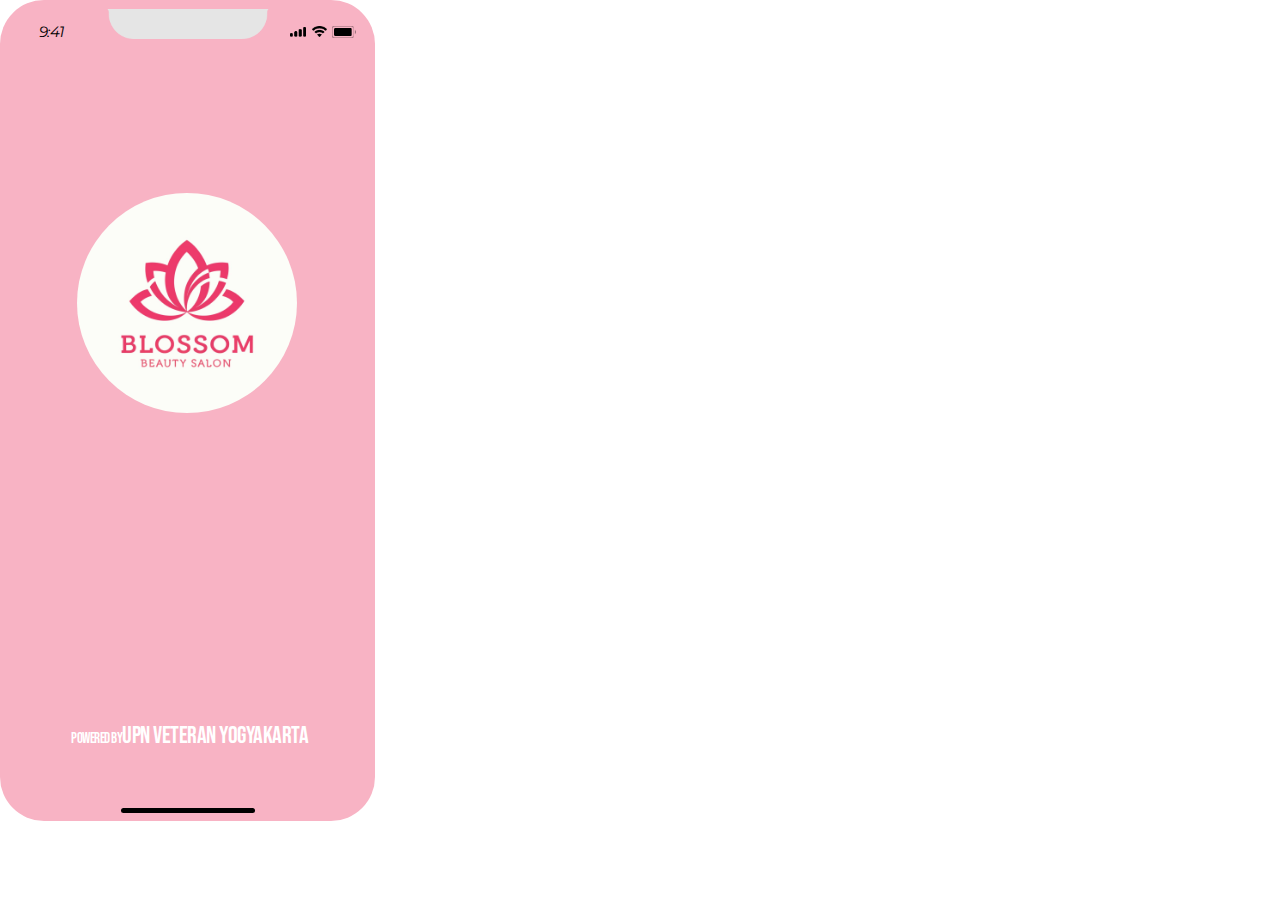
<file: index.html>
<!DOCTYPE html>
<html>

<head>
  <meta charset="utf-8" />
  <link rel="icon" href="/favicon.ico" />
  <meta name="viewport" content="width=device-width, initial-scale=1" />
  <meta name="theme-color" content="#000000" />
  <title>View / Loading Awal/ Light</title>
  <link rel="stylesheet" href="https://fonts.googleapis.com/css?family=Montserrat%3A400" />
  <link rel="stylesheet" href="https://fonts.googleapis.com/css?family=Source+Sans+Pro%3A400" />
  <link rel="stylesheet" href="https://fonts.googleapis.com/css?family=Bebas+Neue%3A400" />
  <link rel="stylesheet" href="./styles/view-loading-awal-light.css" />
</head>

<body>
  <div class="view-loading-awal-light-oSD">
    <div class="auto-group-ily1-hXb">
      <div class="statusbar-iphone-13-13-pro-E1j">
        <div class="left-side-JXP">
          <div class="statusbar-time-pkd">9:41</div>
        </div>
        <img class="notch-V65" src="./assets/notch-ZHo.png" />
        <div class="right-side-QD3">
          <img class="mobile-signal-jFK" src="./assets/mobile-signal-Ee9.png" />
          <img class="wifi-FDf" src="./assets/wifi-ZBb.png" />
          <img class="battery-mSu" src="./assets/battery-rAy.png" />
        </div>
      </div>
      <div class="auto-group-zznf-CYD">
        <a href="intro1.html"><img class="createalogowiththenameblossombeautysalon-1-67o"
            src="./assets/createalogowiththenameblossombeautysalon-1.png" /></a>
        <p class="powered-by-upn-veteran-yogyakarta-mjj">
          <span class="powered-by-upn-veteran-yogyakarta-mjj-sub-0">
            Powered by
            <br />

          </span>
          <span class="powered-by-upn-veteran-yogyakarta-mjj-sub-1">
            UPN VETERAN YOGYAKARTA
            <br />

          </span>
          <span class="powered-by-upn-veteran-yogyakarta-mjj-sub-2">

            <br />

            <br />

          </span>
        </p>
      </div>
    </div>
    <div class="home-indicator-UAH">
    </div>
  </div>
</body>
</file>
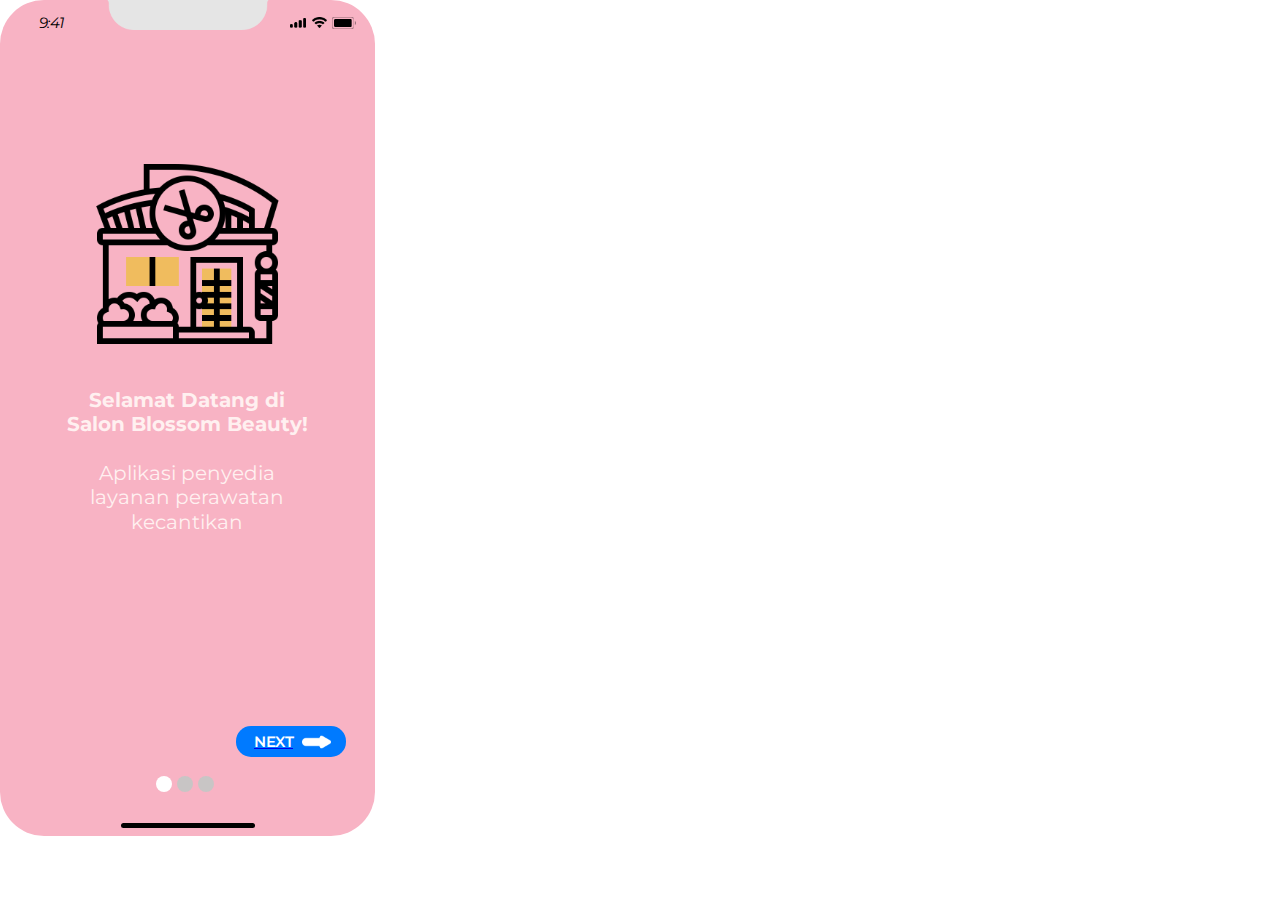
<file: intro1.html>
<!DOCTYPE html>
<html>

<head>
  <meta charset="utf-8" />
  <link rel="icon" href="/favicon.ico" />
  <meta name="viewport" content="width=device-width, initial-scale=1" />
  <meta name="theme-color" content="#000000" />
  <title>View / Intro1 / Light</title>
  <link rel="stylesheet" href="https://fonts.googleapis.com/css?family=Montserrat%3A400%2C600%2C700" />
  <link rel="stylesheet" href="https://fonts.googleapis.com/css?family=Source+Sans+Pro%3A400%2C600%2C700" />
  <link rel="stylesheet" href="./styles/view-intro1-light.css" />
</head>

<body>
  <div class="view-intro1-light-mNu">
    <div class="statusbar-iphone-13-13-pro-WLV">
      <div class="left-side-12M">
        <div class="statusbar-time-vv1">9:41</div>
      </div>
      <img class="notch-oD7" src="./assets/notch-Kxy.png" />
      <div class="right-side-KBT">
        <img class="mobile-signal-F57" src="./assets/mobile-signal-Q5j.png" />
        <img class="wifi-NQd" src="./assets/wifi-Wfw.png" />
        <img class="battery-J3P" src="./assets/battery-XiD.png" />
      </div>
    </div>
    <img class="item-1841246888368-p1j" src="./assets/intro1.png" />
    <div class="auto-group-xadh-wc9">
      <div class="v-frame-sVo">
        <p class="selamat-datang-di-salon-blossom-beauty-aplikasi-penyedia-layananperawatan-kecantikan-DZf">
          <span class="selamat-datang-di-salon-blossom-beauty-aplikasi-penyedia-layananperawatan-kecantikan-DZf-sub-0">
            Selamat Datang di
            <br />
            Salon Blossom Beauty!
            <br />

            <br />

          </span>
          <span
            class="selamat-datang-di-salon-blossom-beauty-aplikasi-penyedia-layananperawatan-kecantikan-DZf-sub-1">Aplikasi
            penyedia layanan perawatan kecantikan</span>
        </p>
        <div class="auto-group-zbeb-Et5">
          <a href="intro2.html">
            <p class="next-LAR">NEXT</p>
          </a>
          <img class="auto-group-9uab-eS1" src="./assets/auto-group-9uab.png" />
        </div>
        <div class="auto-group-kdwb-9tZ">
          <div class="ellipse-3-sZf">
          </div>
          <div class="ellipse-2-QpV">
          </div>
          <div class="ellipse-1-9XB">
          </div>
        </div>
      </div>
      <div class="home-indicator-gn1">
      </div>
    </div>
  </div>
</body>
</file>
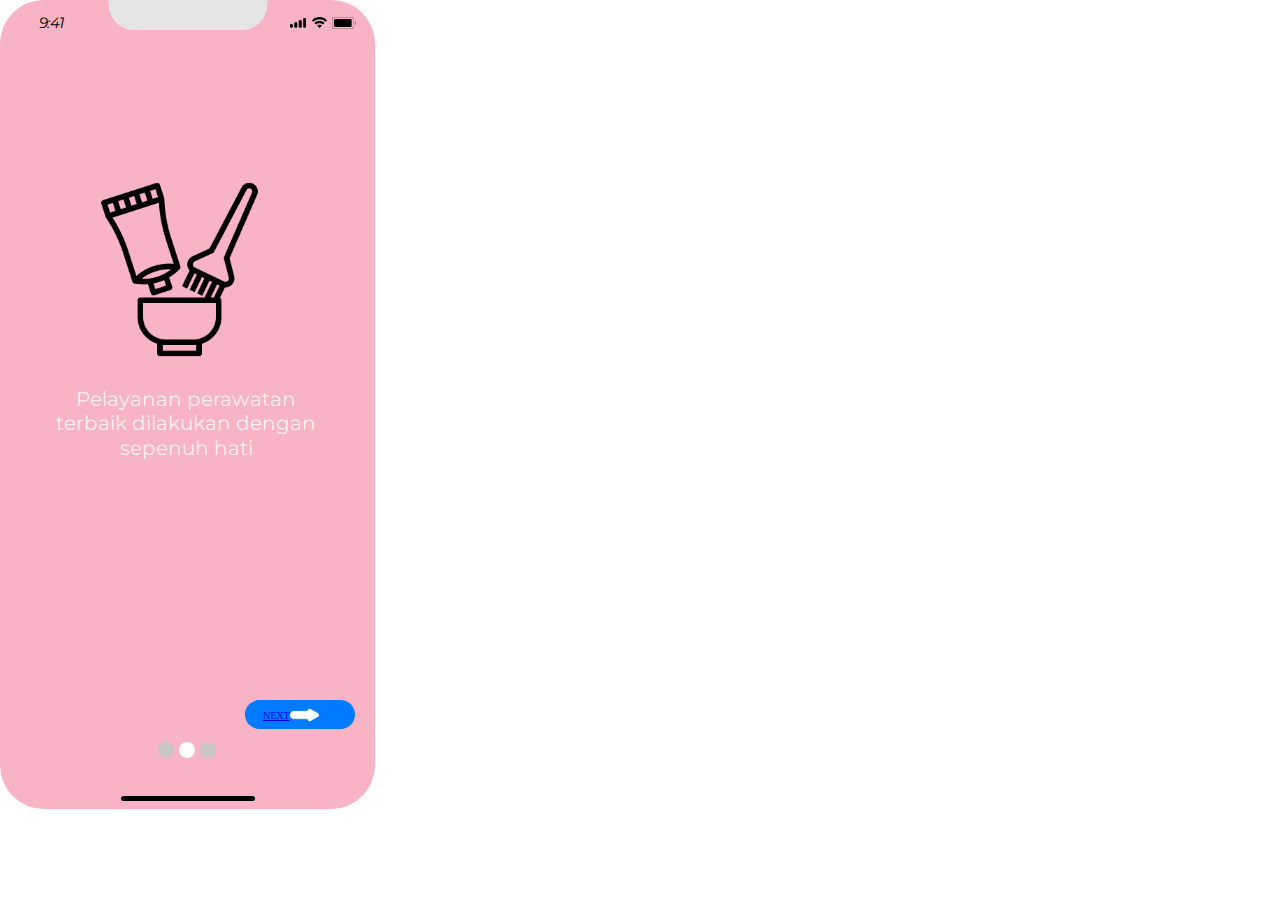
<file: intro2.html>
<!DOCTYPE html>
<html>

<head>
  <meta charset="utf-8" />
  <link rel="icon" href="/favicon.ico" />
  <meta name="viewport" content="width=device-width, initial-scale=1" />
  <meta name="theme-color" content="#000000" />
  <title>View / intro2/ Light</title>
  <link rel="stylesheet" href="https://fonts.googleapis.com/css?family=Montserrat%3A400%2C600" />
  <link rel="stylesheet" href="https://fonts.googleapis.com/css?family=Source+Sans+Pro%3A400%2C600" />
  <link rel="stylesheet" href="./styles/view-intro2-light.css" />
</head>

<body>
  <div class="view-intro2-light-1fB">
    <div class="statusbar-iphone-13-13-pro-Kvm">
      <div class="left-side-bdP">
        <div class="statusbar-time-vQm">9:41</div>
      </div>
      <img class="notch-ZyX" src="./assets/notch-wwj.png" />
      <div class="right-side-HPj">
        <img class="mobile-signal-QjF" src="./assets/mobile-signal-JBw.png" />
        <img class="wifi-Lcu" src="./assets/wifi-c6y.png" />
        <img class="battery-4Yu" src="./assets/battery-EGM.png" />
      </div>
    </div>
    <img class="layerx00201-nE1" src="./assets/layerx00201-MEm.png" />
    <p class="pelayanan-perawatan-terbaik-dilakukan-dengan-sepenuh-hati-Ji9">Pelayanan perawatan terbaik dilakukan
      dengan sepenuh hati</p>
    <div class="auto-group-xht1-bhF">
      <div class="auto-group-mwib-KdF">
        <a href="intro3.html">
          <p class="next-LAR">NEXT</p>
        </a>
        <img class="auto-group-ruj3-pyK" src="./assets/auto-group-ruj3.png" />
      </div>
      <div class="auto-group-qsys-YPX">
        <div class="ellipse-3-4sf">
        </div>
        <div class="ellipse-2-bch">
        </div>
        <div class="ellipse-1-LqB">
        </div>
      </div>
      <div class="home-indicator-VCH">
      </div>
    </div>
  </div>
</body>
</file>
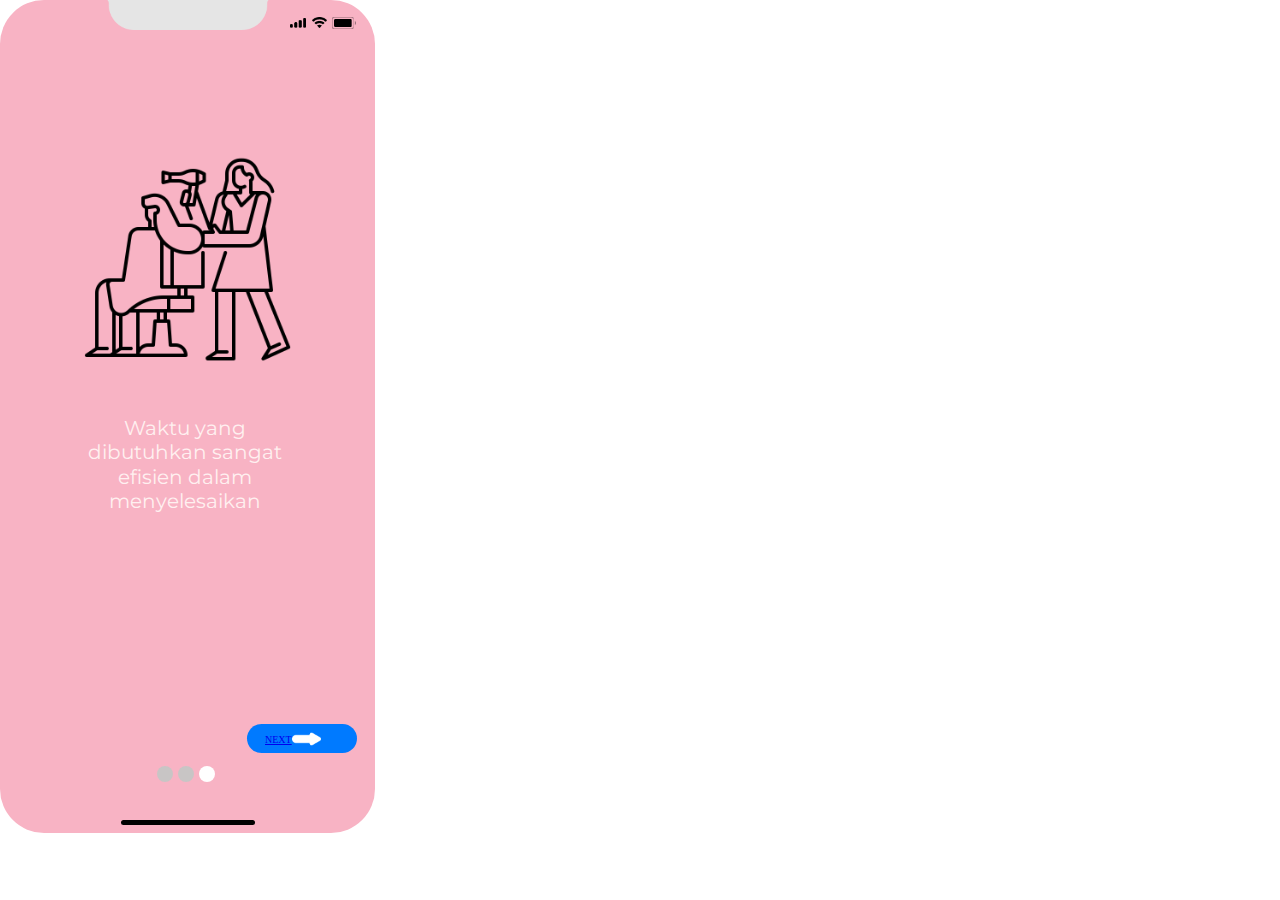
<file: intro3.html>
<!DOCTYPE html>
<html>

<head>
  <meta charset="utf-8" />
  <link rel="icon" href="/favicon.ico" />
  <meta name="viewport" content="width=device-width, initial-scale=1" />
  <meta name="theme-color" content="#000000" />
  <title>View / intro3 / Light</title>
  <link rel="stylesheet" href="https://fonts.googleapis.com/css?family=Montserrat%3A400%2C600" />
  <link rel="stylesheet" href="https://fonts.googleapis.com/css?family=Source+Sans+Pro%3A400%2C600" />
  <link rel="stylesheet" href="./styles/view-intro3-light.css" />
</head>

<body>
  <div class="view-intro3-light-6xV">
    <div class="statusbar-iphone-13-13-pro-QiH">
      <img class="notch-65K" src="./assets/notch-RNu.png" />
      <div class="right-side-oVX">
        <img class="mobile-signal-vKF" src="./assets/mobile-signal-xcd.png" />
        <img class="wifi-qx1" src="./assets/wifi-3LZ.png" />
        <img class="battery-n6Z" src="./assets/battery-oa5.png" />
      </div>
    </div>
    <img class="layerx00201-Vmf" src="./assets/layerx00201.png" />
    <p class="waktu-yang-dibutuhkan-sangat-efisien-dalam-menyelesaikan-DSm">Waktu yang dibutuhkan sangat efisien dalam
      menyelesaikan</p>
    <div class="auto-group-hyh9-WAy">
      <div class="auto-group-yfw1-R33">
        <a href="regisorlogin.html">
          <p class="next-LAR">NEXT</p>
        </a>
        <img class="auto-group-t47m-QQm" src="./assets/auto-group-t47m.png" />
      </div>
      <div class="auto-group-qawv-K1w">
        <div class="ellipse-3-doK">
        </div>
        <div class="ellipse-2-yMP">
        </div>
        <div class="ellipse-1-X81">
        </div>
      </div>
      <div class="home-indicator-eyK">
      </div>
    </div>
  </div>
</body>
</file>
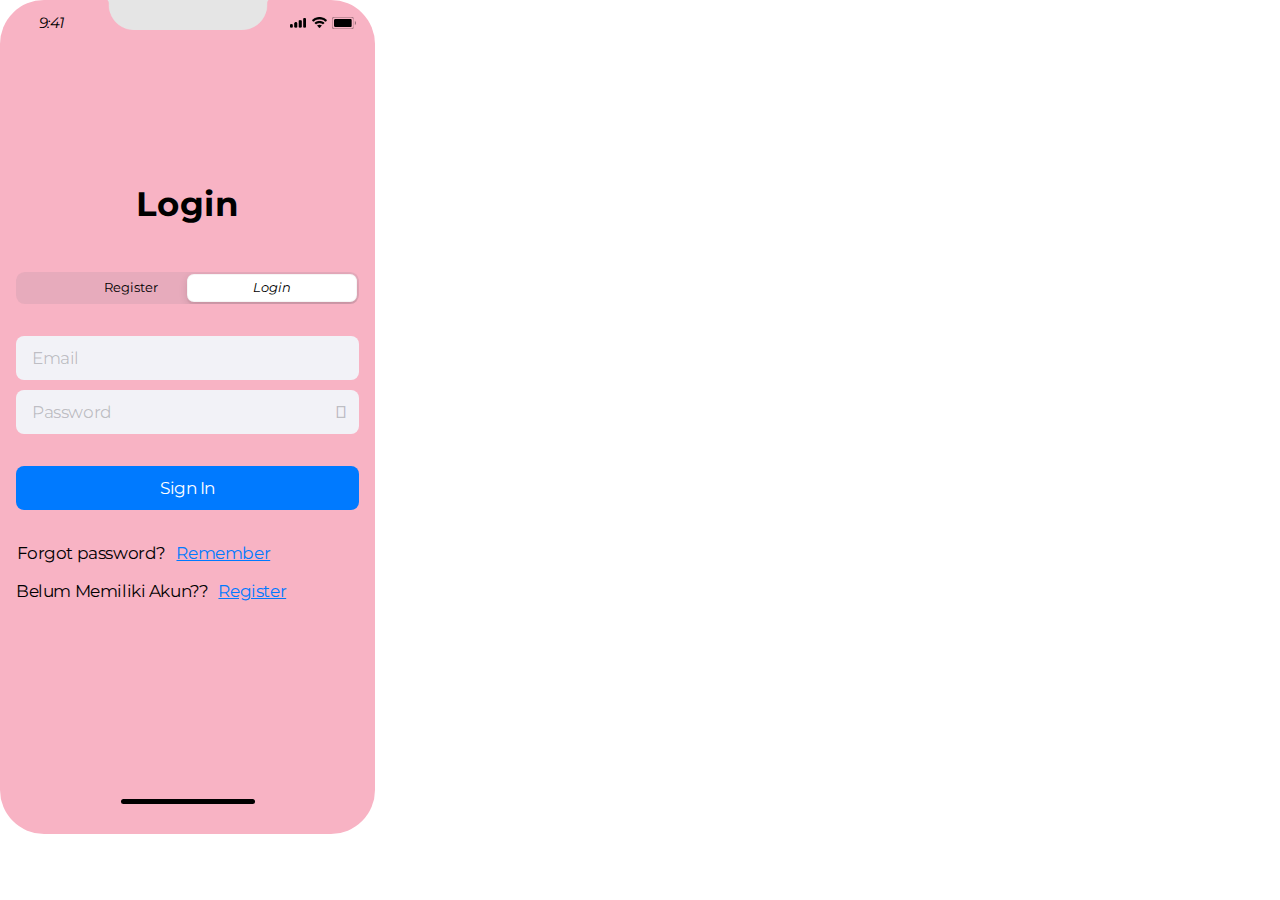
<file: login.html>
<!DOCTYPE html>
<html>
<head>
  <meta charset="utf-8" />
  <link rel="icon" href="/favicon.ico" />
  <meta name="viewport" content="width=device-width, initial-scale=1" />
  <meta name="theme-color" content="#000000" />
  <title>View / Login / Light</title>
  <link rel="stylesheet" href="https://fonts.googleapis.com/css?family=Montserrat%3A400%2C700"/>
  <link rel="stylesheet" href="https://fonts.googleapis.com/css?family=Source+Sans+Pro%3A400%2C700"/>
  <link rel="stylesheet" href="./styles/view-login-light.css"/>
</head>
<body>
<div class="view-login-light-Nxm">
  <div class="statusbar-iphone-13-13-pro-oHP">
    <div class="left-side-BBT">
      <div class="statusbar-time-sKB">9:41</div>
    </div>
    <img class="notch-Fad" src="./assets/notch-1p1.png"/>
    <div class="right-side-MNm">
      <img class="mobile-signal-53s" src="./assets/mobile-signal-1c9.png"/>
      <img class="wifi-PqF" src="./assets/wifi-6SZ.png"/>
      <img class="battery-7FT" src="./assets/battery-hNd.png"/>
    </div>
  </div>
  <div class="auto-group-qdfr-E5B">
    <div class="home-indicator-xWy">
    </div>
    <div class="v-frame-3oK">
      <p class="login-A7F">Login</p>
      <div class="segmentedpicker-qDP">
        <div class="segmentedpicker-option-Xru">Register</div>
        <div class="segmentedpicker-option-yU1">Login</div>
      </div>
      <div class="text-fields-jbb">
        <div class="email-textfield-UZB">Email</div>
        <div class="password-textfield-8dj">
          <div class="password-FyF">
            <p class="password-AD3">Password</p>
            <p class="item--ffb">􀋭</p>
          </div>
        </div>
      </div>
      <div class="frame-button-kh3">Sign In</div>
      <div class="h-frame-text-2eZ">
        <div class="v-frame-yZo">
          <p class="forgot-password-WZj">Forgot password?</p>
          <p class="remember-zjo">Remember</p>
        </div>
        <div class="v-frame-hu7">
          <p class="belum-memiliki-akun-rn1">Belum Memiliki Akun??</p>
          <p class="register-BJV">Register</p>
        </div>
      </div>
    </div>
  </div>
</div>
</body>
</file>
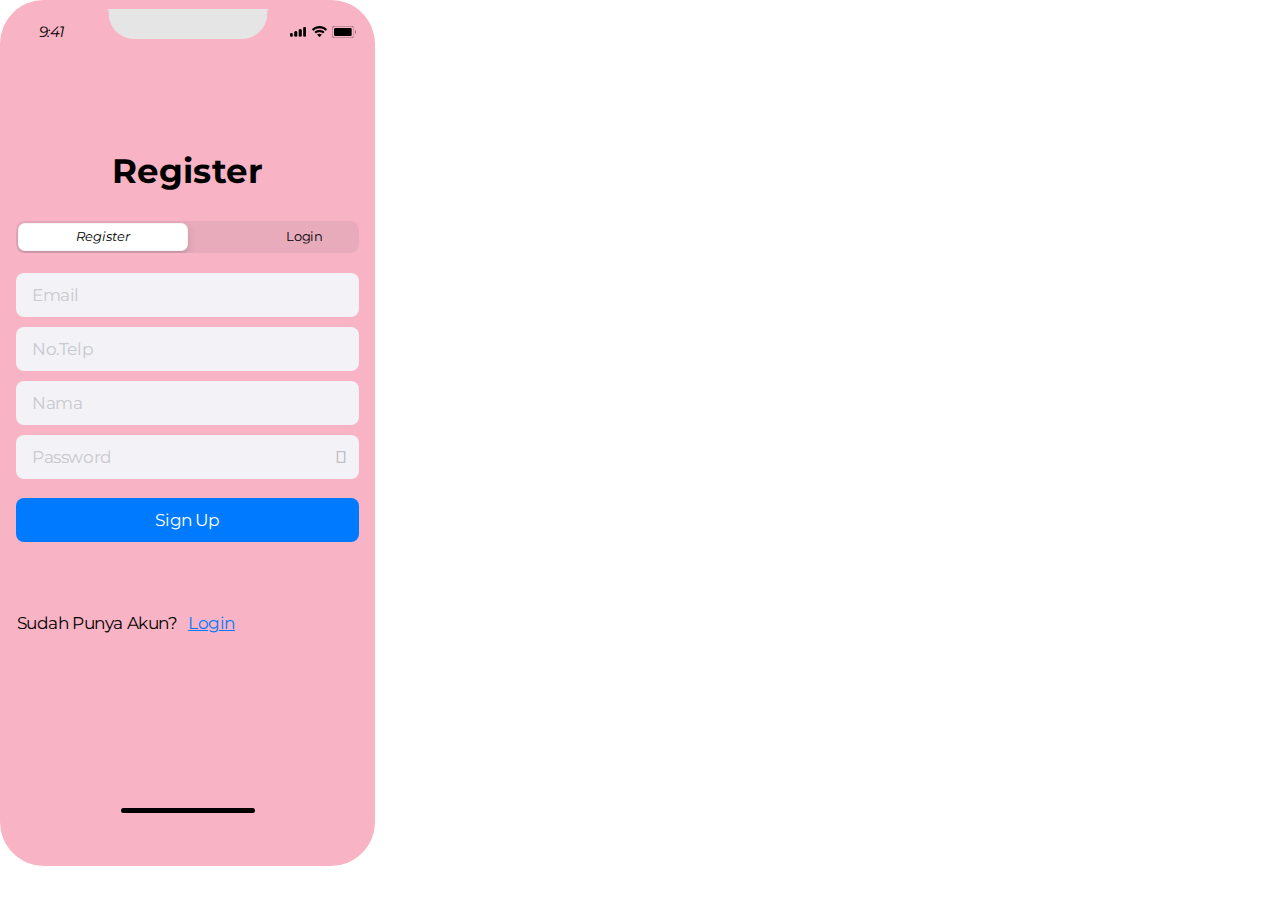
<file: regis.html>
<!DOCTYPE html>
<html>
<head>
  <meta charset="utf-8" />
  <link rel="icon" href="/favicon.ico" />
  <meta name="viewport" content="width=device-width, initial-scale=1" />
  <meta name="theme-color" content="#000000" />
  <title>View / Register / Light</title>
  <link rel="stylesheet" href="https://fonts.googleapis.com/css?family=Montserrat%3A400%2C700"/>
  <link rel="stylesheet" href="https://fonts.googleapis.com/css?family=Source+Sans+Pro%3A400%2C700"/>
  <link rel="stylesheet" href="./styles/view-register-light.css"/>
</head>
<body>
<div class="view-register-light-88V">
  <div class="statusbar-iphone-13-13-pro-GEh">
    <div class="left-side-Yi1">
      <div class="statusbar-time-fGq">9:41</div>
    </div>
    <img class="notch-hzD" src="./assets/notch-ohF.png"/>
    <div class="right-side-EUM">
      <img class="mobile-signal-wtZ" src="./assets/mobile-signal-3Zo.png"/>
      <img class="wifi-U7o" src="./assets/wifi-JPF.png"/>
      <img class="battery-bCR" src="./assets/battery-iA1.png"/>
    </div>
  </div>
  <div class="v-frame-KPK">
    <p class="register-pay">Register</p>
    <div class="segmentedpicker-LZK">
      <div class="segmentedpicker-option-3Cq">Register</div>
      <div class="segmentedpicker-option-dgq">Login</div>
    </div>
    <div class="text-fields-USZ">
      <div class="email-textfield-1hP">Email</div>
      <div class="email-textfield-hq7">No.Telp</div>
      <div class="email-textfield-ot9">Nama</div>
      <div class="password-textfield-WnZ">
        <div class="password-3Xb">
          <p class="password-Q7F">Password</p>
          <p class="item--Kzu">􀋭</p>
        </div>
      </div>
    </div>
    <div class="frame-button-dVo">Sign Up</div>
    <div class="v-frame-K7j">
      <p class="sudah-punya-akun-qrm">Sudah Punya Akun?</p>
      <p class="login-ZXs">Login</p>
    </div>
    <div class="home-indicator-fqo">
    </div>
  </div>
</div>
</body>
</file>
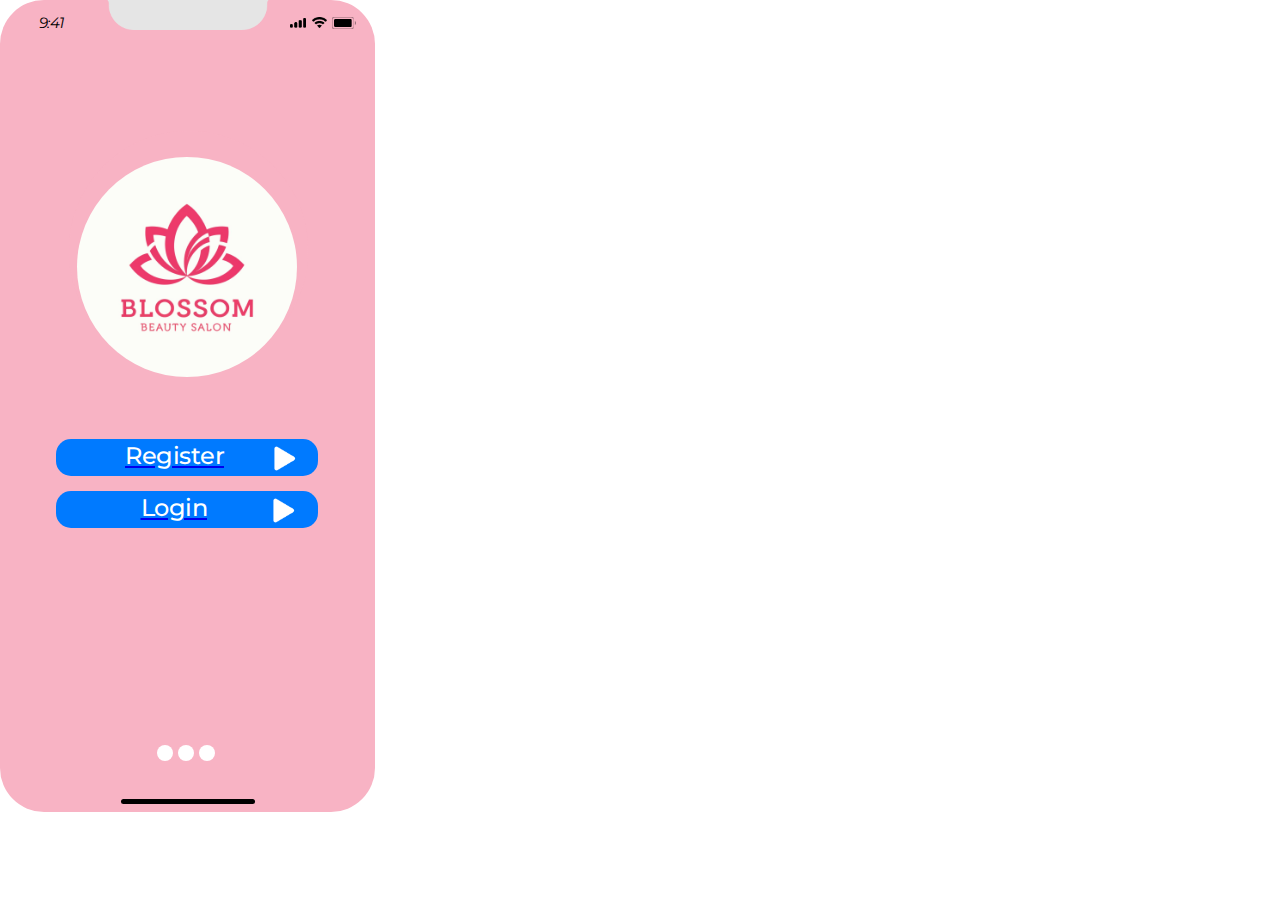
<file: regisorlogin.html>
<!DOCTYPE html>
<html>

<head>
  <meta charset="utf-8" />
  <link rel="icon" href="/favicon.ico" />
  <meta name="viewport" content="width=device-width, initial-scale=1" />
  <meta name="theme-color" content="#000000" />
  <title>View / regis_or_login / Light</title>
  <link rel="stylesheet" href="https://fonts.googleapis.com/css?family=Montserrat%3A400%2C500" />
  <link rel="stylesheet" href="https://fonts.googleapis.com/css?family=Source+Sans+Pro%3A400%2C500" />
  <link rel="stylesheet" href="./styles/view-regisorlogin-light.css" />
</head>

<body>
  <div class="view-regisorlogin-light-CJh">
    <div class="statusbar-iphone-13-13-pro-hmF">
      <div class="left-side-nnh">
        <div class="statusbar-time-usK">9:41</div>
      </div>
      <img class="notch-xah" src="./assets/notch-DQ9.png" />
      <div class="right-side-UZ3">
        <img class="mobile-signal-CV3" src="./assets/mobile-signal-WmB.png" />
        <img class="wifi-7M7" src="./assets/wifi-dmF.png" />
        <img class="battery-S8V" src="./assets/battery-udP.png" />
      </div>
    </div>
    <div class="auto-group-221y-YhK">
      <div class="auto-group-hmlw-GdK">
        <img class="pkm-logo-3-bQh" src="./assets/pkm-logo-3.png" />
        <img class="createalogowiththenameblossombeautysalon-1-XJM"
          src="./assets/createalogowiththenameblossombeautysalon-1-CLD.png" />
      </div>
      <div class="group-1-1jK">
        <a href="regis.html">
          <p class="register-wN5">Register</p>
        </a>
        <img class="polygon-1-3AD" src="./assets/polygon-1.png" />
      </div>
      <div class="group-2-8xM">
        <a href="login.html">
          <p class="login-G2y">Login</p>
        </a>
        <img class="polygon-2-NLu" src="./assets/polygon-2.png" />
      </div>
      <div class="auto-group-n7qo-sYZ">
        <div class="ellipse-3-zNH">
        </div>
        <div class="ellipse-2-KfT">
        </div>
        <div class="ellipse-1-4d3">
        </div>
      </div>
      <div class="home-indicator-1HP">
      </div>
    </div>
  </div>
</body>
</file>
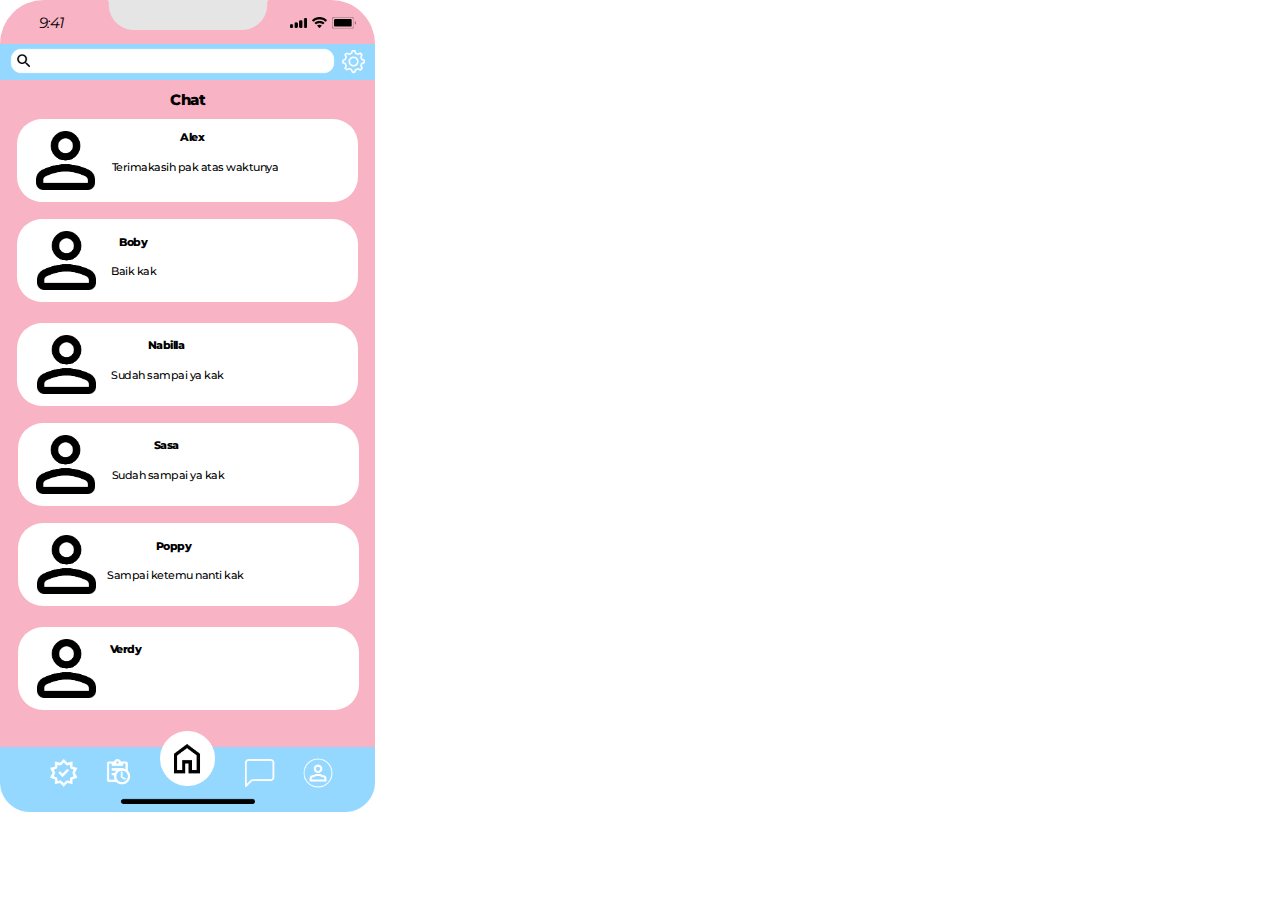
<file: view-chat-light.html>
<!DOCTYPE html>
<html>
<head>
  <meta charset="utf-8" />
  <link rel="icon" href="/favicon.ico" />
  <meta name="viewport" content="width=device-width, initial-scale=1" />
  <meta name="theme-color" content="#000000" />
  <title>View / chat / Light</title>
  <link rel="stylesheet" href="https://fonts.googleapis.com/css?family=Montserrat%3A400%2C500%2C800"/>
  <link rel="stylesheet" href="https://fonts.googleapis.com/css?family=Source+Sans+Pro%3A400%2C500%2C800"/>
  <link rel="stylesheet" href="./styles/view-chat-light.css"/>
</head>
<body>
<div class="view-chat-light-an9">
  <div class="statusbar-iphone-13-13-pro-vLD">
    <div class="left-side-2PF">
      <div class="statusbar-time-ka9">9:41</div>
    </div>
    <img class="notch-p4D" src="./assets/notch.png"/>
    <div class="right-side-YF7">
      <img class="mobile-signal-fqX" src="./assets/mobile-signal.png"/>
      <img class="wifi-zso" src="./assets/wifi.png"/>
      <img class="battery-7hX" src="./assets/battery-EJy.png"/>
    </div>
  </div>
  <img class="auto-group-ytqx-EXF" src="./assets/auto-group-ytqx.png"/>
  <p class="chat-Mrm">Chat</p>
  <div class="auto-group-zmko-sq7">
    <img class="vector-mfb" src="./assets/vector-nbF.png"/>
    <div class="auto-group-d6yh-Htq">
      <p class="alex-dxh">Alex</p>
      <p class="terimakasih-pak-atas-waktunya-9RF">Terimakasih pak atas waktunya</p>
    </div>
  </div>
  <div class="auto-group-uknw-3Wd">
    <div class="ph-wallet-nj7">
    </div>
    <div class="v-frame-XRo">
      <div class="auto-group-ezhm-rys">
        <div class="auto-group-if2j-aus">
          <img class="vector-H3b" src="./assets/vector-qHF.png"/>
          <div class="auto-group-yyzd-pZK">
            <p class="boby-xvR">Boby</p>
            <p class="baik-kak-tJH">Baik kak</p>
          </div>
        </div>
        <div class="auto-group-nseb-neZ">
          <img class="vector-57s" src="./assets/vector-XxH.png"/>
          <div class="auto-group-padh-1nD">
            <p class="nabilla-9tR">Nabilla</p>
            <p class="sudah-sampai-ya-kak-t5K">Sudah sampai ya kak</p>
          </div>
        </div>
        <div class="auto-group-jh7q-ycZ">
          <img class="vector-gWy" src="./assets/vector-EQD.png"/>
          <div class="auto-group-fowz-RDf">
            <p class="sasa-N8u">Sasa</p>
            <p class="sudah-sampai-ya-kak-hBB">Sudah sampai ya kak</p>
          </div>
        </div>
        <div class="auto-group-xjkr-Pph">
          <img class="vector-W8d" src="./assets/vector-mTs.png"/>
          <div class="auto-group-c4sv-FM7">
            <p class="poppy-zpV">Poppy</p>
            <p class="sampai-ketemu-nanti-kak-8A1">Sampai ketemu nanti kak</p>
          </div>
        </div>
        <div class="auto-group-hal3-Dx9">
          <img class="vector-YjX" src="./assets/vector-PU9.png"/>
          <p class="verdy-HSD">Verdy</p>
        </div>
      </div>
      <img class="auto-group-6jww-agD" src="./assets/auto-group-6jww.png"/>
    </div>
  </div>
</div>
</body>
</file>
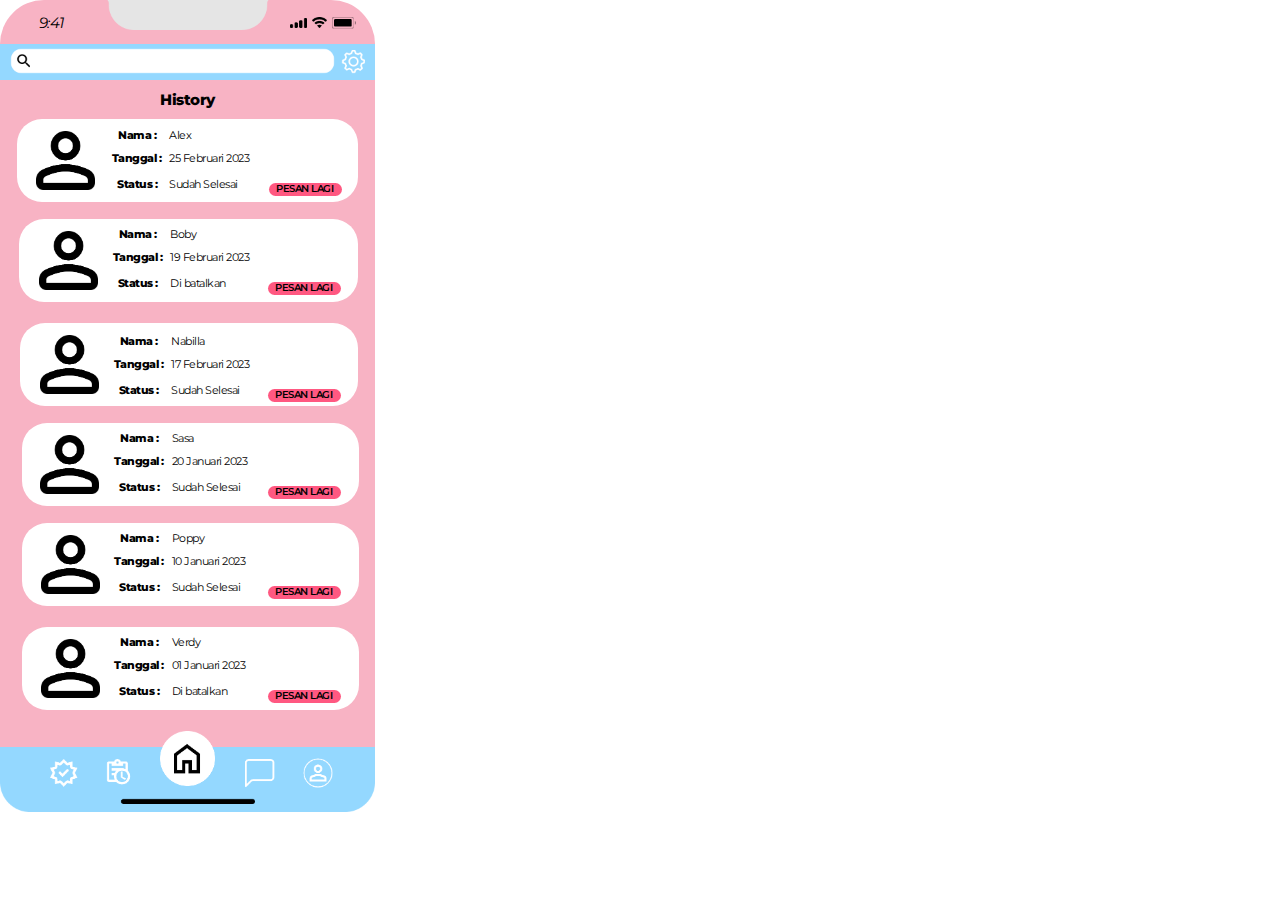
<file: view-history-light.html>
<!DOCTYPE html>
<html>
<head>
  <meta charset="utf-8" />
  <link rel="icon" href="/favicon.ico" />
  <meta name="viewport" content="width=device-width, initial-scale=1" />
  <meta name="theme-color" content="#000000" />
  <title>View / History/ Light</title>
  <link rel="stylesheet" href="https://fonts.googleapis.com/css?family=Montserrat%3A400%2C600%2C800"/>
  <link rel="stylesheet" href="https://fonts.googleapis.com/css?family=Source+Sans+Pro%3A400%2C600%2C800"/>
  <link rel="stylesheet" href="./styles/view-history-light.css"/>
</head>
<body>
<div class="view-history-light-zyT">
  <div class="statusbar-iphone-13-13-pro-LnR">
    <div class="left-side-qUH">
      <div class="statusbar-time-9zm">9:41</div>
    </div>
    <img class="notch-Cy3" src="./assets/notch-BEd.png"/>
    <div class="right-side-XVX">
      <img class="mobile-signal-ea9" src="./assets/mobile-signal-YTX.png"/>
      <img class="wifi-P1w" src="./assets/wifi-fdF.png"/>
      <img class="battery-7Tj" src="./assets/battery-9Gq.png"/>
    </div>
  </div>
  <img class="auto-group-qbdm-2ah" src="./assets/auto-group-qbdm.png"/>
  <p class="history-AS1">History</p>
  <div class="auto-group-fec3-Gzq">
    <div class="ph-wallet-Qr9">
    </div>
    <div class="v-frame-Xfs">
      <div class="auto-group-uebv-TZX">
        <div class="rectangle-11-ynm">
        </div>
        <div class="auto-group-gbhd-hyf">
          <img class="vector-1Df" src="./assets/vector-iqj.png"/>
          <div class="auto-group-kxrh-Xxh">
            <p class="nama--G9b">Nama     :</p>
            <p class="tanggal--BnM">Tanggal :</p>
            <p class="status--WZj">Status    :</p>
          </div>
          <div class="auto-group-h5fr-3Jm">
            <p class="boby-NM3">Boby</p>
            <p class="februari-2023-rvR">19 Februari 2023</p>
            <p class="di-batalkan-xCm">Di batalkan</p>
          </div>
          <div class="auto-group-aaxs-row">
            <div class="rectangle-12-PYy">
            </div>
            <p class="pesan-lagi-7js">PESAN LAGI</p>
          </div>
        </div>
        <div class="auto-group-fe1q-buw">
          <img class="vector-77b" src="./assets/vector-j65.png"/>
          <div class="auto-group-b4wf-ET7">
            <p class="nama--Yih">Nama     :</p>
            <p class="tanggal--fHX">Tanggal :</p>
            <p class="status--PUR">Status    :</p>
          </div>
          <div class="auto-group-6av1-hk1">
            <p class="nabilla-ddf">Nabilla</p>
            <p class="februari-2023-MpZ">17 Februari 2023</p>
            <p class="sudah-selesai-Tch">Sudah Selesai</p>
          </div>
          <div class="auto-group-nvrs-Zfj">
            <div class="rectangle-13-gkM">
            </div>
            <p class="pesan-lagi-o4H">PESAN LAGI</p>
          </div>
        </div>
        <div class="auto-group-pxoz-HEM">
          <img class="vector-CMK" src="./assets/vector-2jw.png"/>
          <div class="auto-group-xnzp-KB3">
            <p class="nama--373">Nama     :</p>
            <p class="tanggal--9Qy">Tanggal :</p>
            <p class="status--TwT">Status    :</p>
          </div>
          <div class="auto-group-kxh5-zRb">
            <p class="sasa-vKF">Sasa</p>
            <p class="januari-2023-rCu">20 Januari 2023</p>
            <p class="sudah-selesai-Nh3">Sudah Selesai</p>
          </div>
          <div class="auto-group-bgef-HJD">
            <div class="rectangle-14-Dhf">
            </div>
            <p class="pesan-lagi-M3B">PESAN LAGI</p>
          </div>
        </div>
        <div class="auto-group-3v1d-qj3">
          <img class="vector-kr1" src="./assets/vector-DxH.png"/>
          <div class="auto-group-bkct-V2u">
            <p class="nama--pL5">Nama     :</p>
            <p class="tanggal--wfb">Tanggal :</p>
            <p class="status--U9j">Status    :</p>
          </div>
          <div class="auto-group-r5kx-oC1">
            <p class="poppy-vnR">Poppy</p>
            <p class="januari-2023-SEy">10 Januari 2023</p>
            <p class="sudah-selesai-kmT">Sudah Selesai</p>
          </div>
          <div class="auto-group-eord-VDF">
            <div class="rectangle-15-2ys">
            </div>
            <p class="pesan-lagi-N29">PESAN LAGI</p>
          </div>
        </div>
        <div class="auto-group-rfor-49s">
          <img class="vector-aP7" src="./assets/vector-1ss.png"/>
          <div class="auto-group-p74w-WGm">
            <p class="nama--31o">Nama     :</p>
            <p class="tanggal--xeZ">Tanggal :</p>
            <p class="status--t2R">Status    :</p>
          </div>
          <div class="auto-group-2qmd-D4h">
            <p class="verdy-Lv1">Verdy</p>
            <p class="januari-2023-UWR">01 Januari 2023</p>
            <p class="di-batalkan-bb3">Di batalkan </p>
          </div>
          <div class="auto-group-vmvb-XDo">
            <div class="rectangle-16-s2m">
            </div>
            <p class="pesan-lagi-Q2h">PESAN LAGI</p>
          </div>
        </div>
      </div>
      <img class="auto-group-ucfu-6AR" src="./assets/auto-group-ucfu.png"/>
    </div>
    <div class="rectangle-7-RiV">
    </div>
    <img class="vector-9eV" src="./assets/vector-jZf.png"/>
    <div class="rectangle-12-5o3">
    </div>
    <p class="nama--QqK">Nama     :</p>
    <p class="tanggal--KSV">Tanggal :</p>
    <p class="sudah-selesai-cwP">Sudah Selesai</p>
    <p class="alex-L6h">Alex</p>
    <p class="status--Rtq">Status    :</p>
    <p class="februari-2023-LF7">25 Februari 2023</p>
    <p class="pesan-lagi-qhf">PESAN LAGI</p>
  </div>
</div>
</body>
</file>
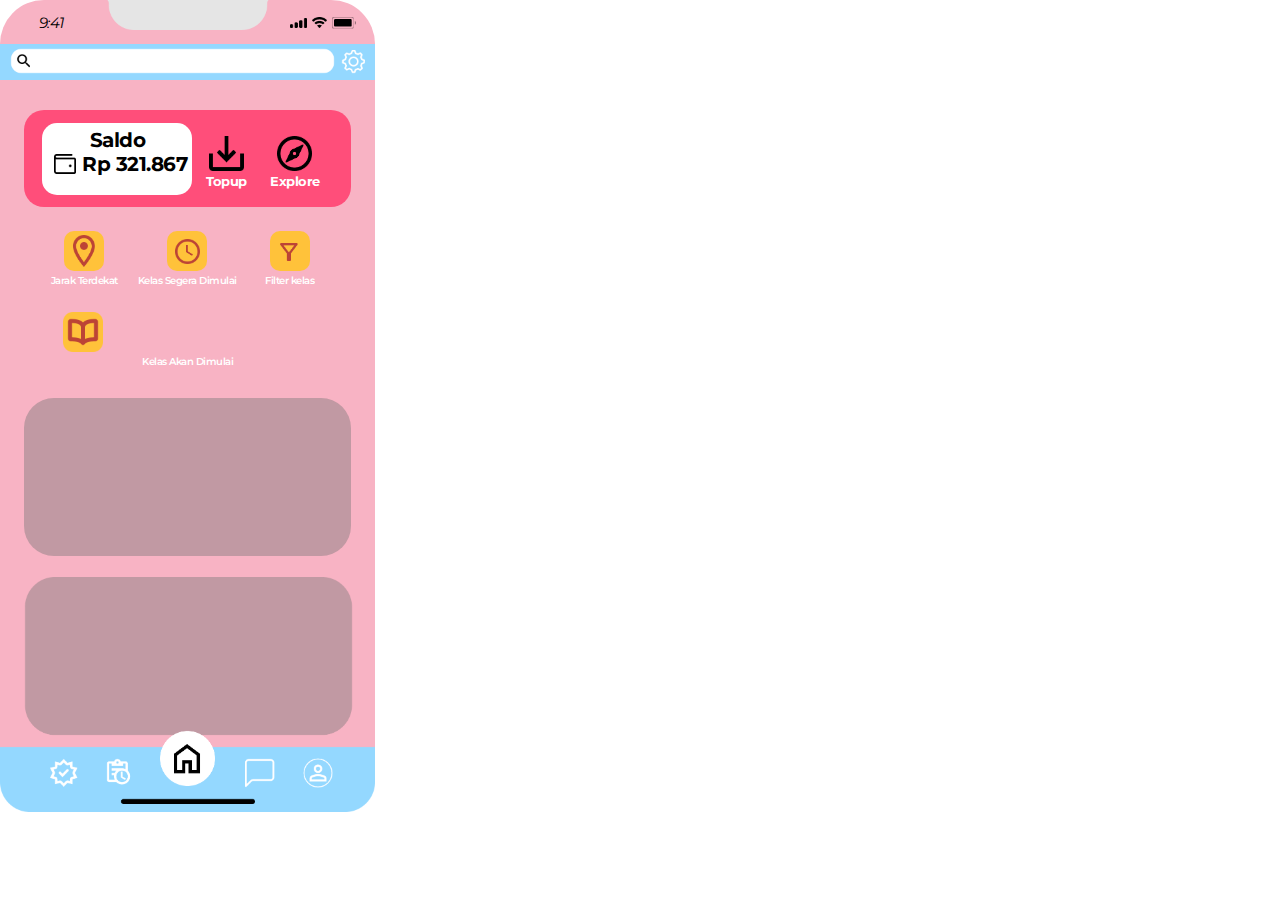
<file: view-home-light.html>
<!DOCTYPE html>
<html>
<head>
  <meta charset="utf-8" />
  <link rel="icon" href="/favicon.ico" />
  <meta name="viewport" content="width=device-width, initial-scale=1" />
  <meta name="theme-color" content="#000000" />
  <title>View / home / Light</title>
  <link rel="stylesheet" href="https://fonts.googleapis.com/css?family=Montserrat%3A400%2C600%2C700"/>
  <link rel="stylesheet" href="https://fonts.googleapis.com/css?family=Source+Sans+Pro%3A400%2C600%2C700"/>
  <link rel="stylesheet" href="./styles/view-home-light.css"/>
</head>
<body>
<div class="view-home-light-1R7">
  <div class="statusbar-iphone-13-13-pro-YR3">
    <div class="left-side-3sb">
      <div class="statusbar-time-acd">9:41</div>
    </div>
    <img class="notch-S93" src="./assets/notch-qpH.png"/>
    <div class="right-side-kfX">
      <img class="mobile-signal-gJH" src="./assets/mobile-signal-nCu.png"/>
      <img class="wifi-cSq" src="./assets/wifi-D4q.png"/>
      <img class="battery-8AH" src="./assets/battery.png"/>
    </div>
  </div>
  <img class="auto-group-5toh-Swf" src="./assets/auto-group-5toh.png"/>
  <div class="auto-group-29g7-P6D">
    <div class="frame-3-sXB">
      <p class="saldo-nPF">Saldo</p>
      <div class="auto-group-3v4b-svV">
        <img class="vector-SCu" src="./assets/vector-gG5.png"/>
        <p class="rp-321867-NcM">Rp 321.867</p>
      </div>
    </div>
    <div class="auto-group-bgkj-GSq">
      <img class="vector-Q3F" src="./assets/vector.png"/>
      <p class="topup-9mX">Topup</p>
    </div>
    <div class="auto-group-arnj-H73">
      <img class="vector-dRo" src="./assets/vector-R6u.png"/>
      <p class="explore-nJh">Explore</p>
    </div>
  </div>
  <div class="auto-group-lzq9-5Ho">
    <div class="ph-wallet-pWH">
    </div>
    <div class="v-frame-x6h">
      <div class="auto-group-z1sj-h4H">
        <div class="auto-group-ae2x-p8u">
          <div class="auto-group-pemr-KrM">
            <div class="rectangle-25-GFo">
            </div>
            <div class="ic-outline-location-on-nzq">
            </div>
            <p class="jarak-terdekat-Kjs">Jarak Terdekat</p>
            <img class="vector-2uB" src="./assets/vector-5mX.png"/>
            <img class="vector-NCM" src="./assets/vector-xAh.png"/>
          </div>
          <div class="auto-group-f9dv-JLu">
            <div class="rectangle-26-dty">
            </div>
            <p class="kelas-segera-dimulai-aJR">Kelas Segera Dimulai</p>
            <div class="ic-baseline-access-time-Gh3">
            </div>
            <img class="vector-oBB" src="./assets/vector-K65.png"/>
            <img class="vector-Xss" src="./assets/vector-ngM.png"/>
          </div>
          <div class="auto-group-h3ym-58h">
            <div class="rectangle-27-2Jq">
            </div>
            <div class="material-symbols-filter-alt-outline-AR3">
            </div>
            <p class="filter-kelas-HEm">Filter kelas</p>
            <img class="vector-C6q" src="./assets/vector-Egm.png"/>
          </div>
        </div>
        <img class="auto-group-wgww-XQ1" src="./assets/auto-group-wgww.png"/>
        <p class="kelas-akan-dimulai-fWD">Kelas Akan Dimulai</p>
        <div class="rectangle-22-n53">
        </div>
      </div>
      <img class="auto-group-n13r-6rR" src="./assets/auto-group-n13r.png"/>
    </div>
  </div>
</div>
</body>
</file>
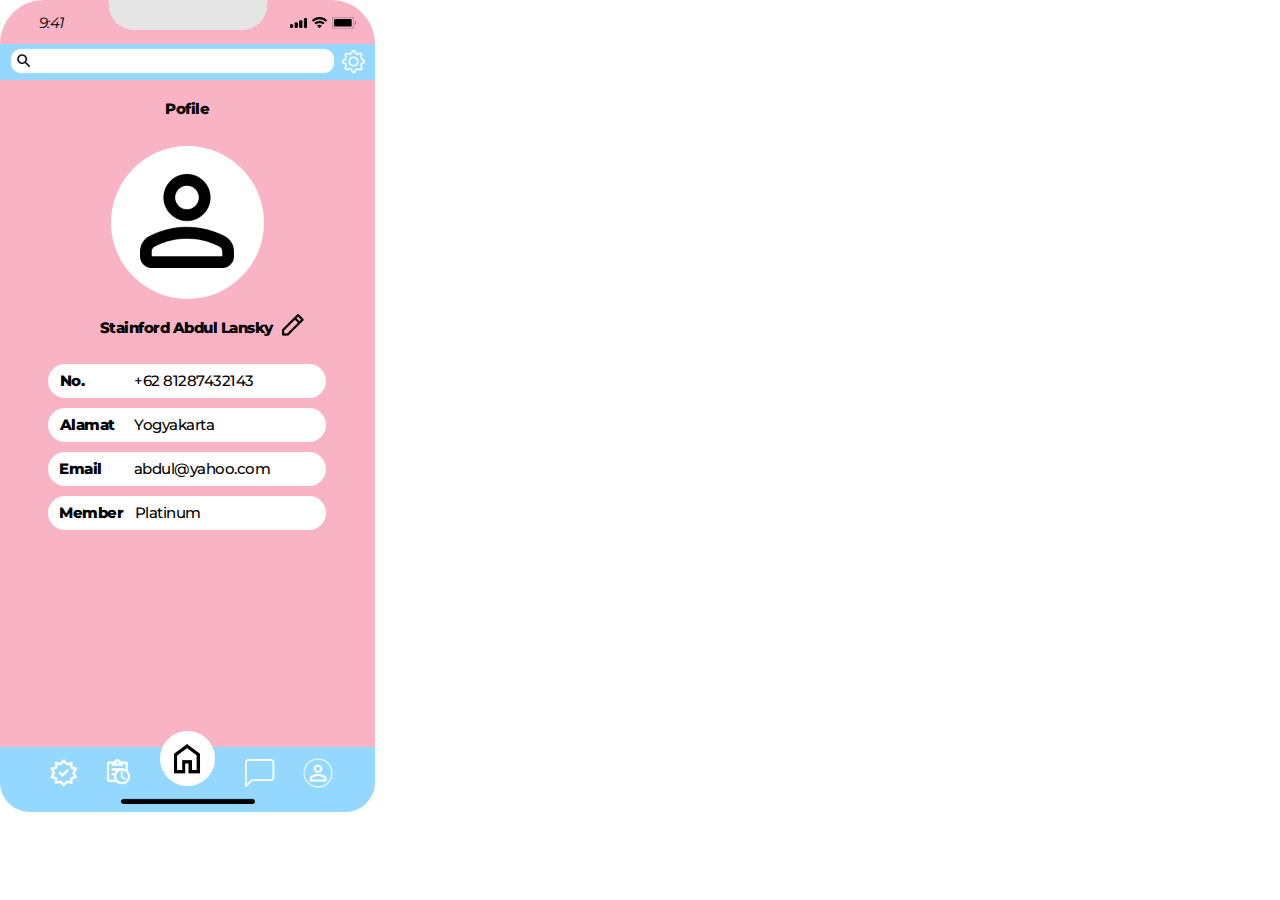
<file: view-profile-light.html>
<!DOCTYPE html>
<html>
<head>
  <meta charset="utf-8" />
  <link rel="icon" href="/favicon.ico" />
  <meta name="viewport" content="width=device-width, initial-scale=1" />
  <meta name="theme-color" content="#000000" />
  <title>View / Profile / Light</title>
  <link rel="stylesheet" href="https://fonts.googleapis.com/css?family=Montserrat%3A400%2C500%2C800"/>
  <link rel="stylesheet" href="https://fonts.googleapis.com/css?family=Source+Sans+Pro%3A400%2C500%2C800"/>
  <link rel="stylesheet" href="./styles/view-profile-light.css"/>
</head>
<body>
<div class="view-profile-light-1gR">
  <div class="statusbar-iphone-13-13-pro-MVP">
    <div class="left-side-eUV">
      <div class="statusbar-time-aN9">9:41</div>
    </div>
    <img class="notch-Sv9" src="./assets/notch-TJm.png"/>
    <div class="right-side-yQH">
      <img class="mobile-signal-6jo" src="./assets/mobile-signal-j1F.png"/>
      <img class="wifi-dUq" src="./assets/wifi-8xm.png"/>
      <img class="battery-9xy" src="./assets/battery-a2H.png"/>
    </div>
  </div>
  <img class="auto-group-brz7-UkM" src="./assets/auto-group-brz7.png"/>
  <p class="pofile-21B">Pofile </p>
  <div class="auto-group-wxxm-iPo">
    <div class="ph-wallet-rW1">
    </div>
    <div class="v-frame-yKj">
      <div class="auto-group-hkdz-hFj">
        <div class="auto-group-u7oz-DE5">
          <p class="stainford-abdul-lansky-Y1T">Stainford Abdul Lansky</p>
          <img class="uil-pen-Eus" src="./assets/uil-pen.png"/>
        </div>
        <div class="auto-group-ce2o-y6m">
          <p class="no-6BP">No.</p>
          <p class="item-62-81287432143-1ZF">+62 81287432143</p>
        </div>
        <div class="auto-group-dmxo-6qb">
          <p class="alamat-2UM">Alamat</p>
          <p class="yogyakarta-xN1">Yogyakarta</p>
        </div>
        <div class="auto-group-4qsy-G7o">
          <p class="email-C1T">Email</p>
          <p class="abdulyahoocom-hU1">abdul@yahoo.com</p>
        </div>
        <div class="auto-group-xn2x-bpH">
          <p class="member-KkH">Member</p>
          <p class="platinum-3gH">Platinum</p>
        </div>
      </div>
      <img class="auto-group-xucw-xYM" src="./assets/auto-group-xucw.png"/>
    </div>
    <div class="ellipse-7-JMK">
    </div>
    <img class="vector-RRw" src="./assets/vector-17b.png"/>
  </div>
</div>
</body>
</file>
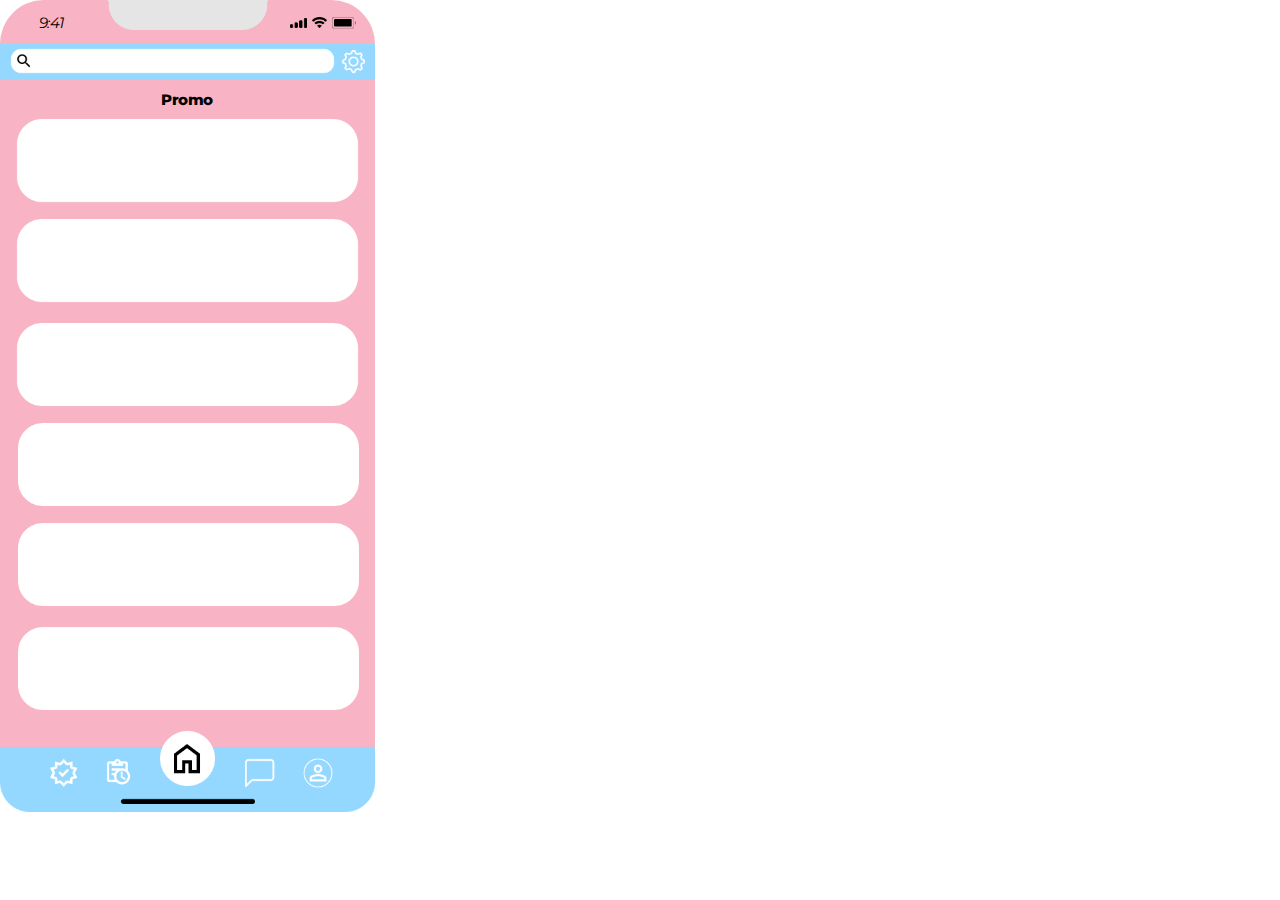
<file: view-promo-light.html>
<!DOCTYPE html>
<html>
<head>
  <meta charset="utf-8" />
  <link rel="icon" href="/favicon.ico" />
  <meta name="viewport" content="width=device-width, initial-scale=1" />
  <meta name="theme-color" content="#000000" />
  <title>View /promo / Light</title>
  <link rel="stylesheet" href="https://fonts.googleapis.com/css?family=Montserrat%3A400%2C800"/>
  <link rel="stylesheet" href="https://fonts.googleapis.com/css?family=Source+Sans+Pro%3A400%2C800"/>
  <link rel="stylesheet" href="./styles/view-promo-light.css"/>
</head>
<body>
<div class="view-promo-light-be5">
  <div class="statusbar-iphone-13-13-pro-Uhs">
    <div class="left-side-KTb">
      <div class="statusbar-time-E4m">9:41</div>
    </div>
    <img class="notch-sdX" src="./assets/notch-mn5.png"/>
    <div class="right-side-mD7">
      <img class="mobile-signal-rEZ" src="./assets/mobile-signal-q1F.png"/>
      <img class="wifi-m6d" src="./assets/wifi-fmf.png"/>
      <img class="battery-sfT" src="./assets/battery-9tq.png"/>
    </div>
  </div>
  <img class="auto-group-n3jq-nXX" src="./assets/auto-group-n3jq.png"/>
  <p class="promo-KGZ">Promo</p>
  <img class="auto-group-tj6s-cmT" src="./assets/auto-group-tj6s.png"/>
</div>
</body>
</file>
<file: styles/view-loading-awal-light.css>
html {
	font-size:62.5%;
}
* {
	margin: 0;
	padding: 0;
}
ul, li {
	list-style: none;
}
input {
	border: none;
}
body {
  width: 37.5rem;
}.view-loading-awal-light-oSD {
  box-sizing: border-box;
  padding-bottom: 0.8rem;
  width: 100%;
  align-items: center;
  display: flex;
  flex-direction: column;
  background-color: #f8b3c4;
  border-radius: 4.4rem;
}
.view-loading-awal-light-oSD .auto-group-ily1-hXb {
  margin-bottom: 6.2rem;
  width: 100%;
  height: 74.6rem;
  position: relative;
  flex-shrink: 0;
}
.view-loading-awal-light-oSD .auto-group-ily1-hXb .statusbar-iphone-13-13-pro-E1j {
  box-sizing: border-box;
  padding: 0rem 1.867rem 0rem 2.4rem;
  width: 37.5rem;
  height: 4.4rem;
  position: absolute;
  left: 0;
  top: 0.9rem;
  overflow: hidden;
  display: flex;
  align-items: center;
}
.view-loading-awal-light-oSD .auto-group-ily1-hXb .statusbar-iphone-13-13-pro-E1j .left-side-JXP {
  margin: 1.2rem 2.8rem 1.1rem 0rem;
  width: 5.4rem;
  height: calc(100% - 2.3rem);
  border-radius: 2.4rem;
  flex-shrink: 0;
}
.view-loading-awal-light-oSD .auto-group-ily1-hXb .statusbar-iphone-13-13-pro-E1j .left-side-JXP .statusbar-time-pkd {
  box-sizing: border-box;
  padding: 0.1rem 1.4rem 0rem 1.4rem;
  width: 100%;
  height: 100%;
  text-align: center;
  font-size: 1.5rem;
  line-height: 1.3333333333;
  letter-spacing: -0.05rem;
  font-style: italic;
  color: #000000;
  font-family: Montserrat, 'Source Sans Pro';
  white-space: nowrap;
  border-radius: 2.4rem;
}
.view-loading-awal-light-oSD .auto-group-ily1-hXb .statusbar-iphone-13-13-pro-E1j .notch-V65 {
  margin: 0rem 1.967rem 1.5rem 0rem;
  width: 16.4rem;
  height: 3.1rem;
  object-fit: contain;
  vertical-align: top;
  flex-shrink: 0;
}
.view-loading-awal-light-oSD .auto-group-ily1-hXb .statusbar-iphone-13-13-pro-E1j .right-side-QD3 {
  margin: 1.733rem 0rem 1.533rem 0rem;
  height: calc(100% - 3.2664rem);
  display: flex;
  align-items: center;
  flex-shrink: 0;
}
.view-loading-awal-light-oSD .auto-group-ily1-hXb .statusbar-iphone-13-13-pro-E1j .right-side-QD3 .mobile-signal-jFK {
  margin: 0rem 0.503rem 0rem 0rem;
  width: 1.7rem;
  height: 1.0667rem;
  object-fit: contain;
  vertical-align: top;
  flex-shrink: 0;
}
.view-loading-awal-light-oSD .auto-group-ily1-hXb .statusbar-iphone-13-13-pro-E1j .right-side-QD3 .wifi-FDf {
  margin: 0rem 0.503rem 0.037rem 0rem;
  width: 1.5272rem;
  height: 1.0966rem;
  object-fit: contain;
  vertical-align: top;
  flex-shrink: 0;
}
.view-loading-awal-light-oSD .auto-group-ily1-hXb .statusbar-iphone-13-13-pro-E1j .right-side-QD3 .battery-mSu {
  margin-top: 0.0003rem;
  width: 2.4328rem;
  height: 1.1333rem;
  position: relative;
  object-fit: contain;
  vertical-align: top;
  flex-shrink: 0;
}
.view-loading-awal-light-oSD .auto-group-ily1-hXb .auto-group-zznf-CYD {
  box-sizing: border-box;
  padding: 16.1rem 5.25rem 0rem 5.65rem;
  width: 34.3rem;
  height: 71.4rem;
  position: absolute;
  left: 1.6rem;
  top: 3.2rem;
  align-items: center;
  display: flex;
  flex-direction: column;
}
.view-loading-awal-light-oSD .auto-group-ily1-hXb .auto-group-zznf-CYD .createalogowiththenameblossombeautysalon-1-67o {
  margin: 0rem 0.5rem 31.3rem 0rem;
  width: 22rem;
  height: 22rem;
  object-fit: cover;
  vertical-align: top;
  border-radius: 100rem;
  flex-shrink: 0;
}
.view-loading-awal-light-oSD .auto-group-ily1-hXb .auto-group-zznf-CYD .powered-by-upn-veteran-yogyakarta-mjj {
  text-align: center;
  font-size: 2rem;
  font-weight: 400;
  line-height: 1;
  letter-spacing: -0.05rem;
  color: #ffffff;
  font-family: Bebas Neue, 'Source Sans Pro';
  white-space: nowrap;
  display: flex;
  align-items: baseline;
  flex-shrink: 0;
}
.view-loading-awal-light-oSD .auto-group-ily1-hXb .auto-group-zznf-CYD .powered-by-upn-veteran-yogyakarta-mjj .powered-by-upn-veteran-yogyakarta-mjj-sub-0 {
  font-size: 1.5rem;
  font-weight: 400;
  line-height: 1.3333333333;
  letter-spacing: -0.05rem;
  color: #ffffff;
  font-family: Bebas Neue, 'Source Sans Pro';
}
.view-loading-awal-light-oSD .auto-group-ily1-hXb .auto-group-zznf-CYD .powered-by-upn-veteran-yogyakarta-mjj .powered-by-upn-veteran-yogyakarta-mjj-sub-1 {
  font-size: 2.4rem;
  font-weight: 400;
  line-height: 0.8333333333;
  letter-spacing: -0.05rem;
  color: #ffffff;
  font-family: Bebas Neue, 'Source Sans Pro';
}
.view-loading-awal-light-oSD .auto-group-ily1-hXb .auto-group-zznf-CYD .powered-by-upn-veteran-yogyakarta-mjj .powered-by-upn-veteran-yogyakarta-mjj-sub-2 {
}
.view-loading-awal-light-oSD .home-indicator-UAH {
  margin: 0rem 12rem 0rem 12.1rem;
  width: calc(100% - 24.1rem);
  height: 0.5rem;
  background-color: #000000;
  border-radius: 10rem;
  flex-shrink: 0;
}
</file>
<file: styles/view-intro1-light.css>
html {
	font-size:62.5%;
}
* {
	margin: 0;
	padding: 0;
}
ul, li {
	list-style: none;
}
input {
	border: none;
}
body {
  width: 37.5rem;
}.view-intro1-light-mNu {
  width: 100%;
  align-items: center;
  display: flex;
  flex-direction: column;
  background-color: #f8b3c4;
  border-radius: 4.4rem;
}
.view-intro1-light-mNu .statusbar-iphone-13-13-pro-WLV {
  margin-bottom: 11.7rem;
  box-sizing: border-box;
  padding: 0rem 1.867rem 0rem 2.4rem;
  width: 100%;
  height: 4.4rem;
  overflow: hidden;
  position: relative;
  display: flex;
  align-items: center;
  flex-shrink: 0;
}
.view-intro1-light-mNu .statusbar-iphone-13-13-pro-WLV .left-side-12M {
  margin: 1.2rem 2.8rem 1.1rem 0rem;
  width: 5.4rem;
  height: calc(100% - 2.3rem);
  border-radius: 2.4rem;
  flex-shrink: 0;
}
.view-intro1-light-mNu .statusbar-iphone-13-13-pro-WLV .left-side-12M .statusbar-time-vv1 {
  box-sizing: border-box;
  padding: 0.1rem 1.4rem 0rem 1.4rem;
  width: 100%;
  height: 100%;
  text-align: center;
  font-size: 1.5rem;
  line-height: 1.3333333333;
  letter-spacing: -0.05rem;
  font-style: italic;
  color: #000000;
  font-family: Montserrat, 'Source Sans Pro';
  white-space: nowrap;
  border-radius: 2.4rem;
}
.view-intro1-light-mNu .statusbar-iphone-13-13-pro-WLV .notch-oD7 {
  margin: 0rem 1.967rem 1.5rem 0rem;
  width: 16.4rem;
  height: 3.1rem;
  object-fit: contain;
  vertical-align: top;
  flex-shrink: 0;
}
.view-intro1-light-mNu .statusbar-iphone-13-13-pro-WLV .right-side-KBT {
  margin: 1.733rem 0rem 1.533rem 0rem;
  height: calc(100% - 3.2664rem);
  display: flex;
  align-items: center;
  flex-shrink: 0;
}
.view-intro1-light-mNu .statusbar-iphone-13-13-pro-WLV .right-side-KBT .mobile-signal-F57 {
  margin: 0rem 0.503rem 0rem 0rem;
  width: 1.7rem;
  height: 1.0667rem;
  object-fit: contain;
  vertical-align: top;
  flex-shrink: 0;
}
.view-intro1-light-mNu .statusbar-iphone-13-13-pro-WLV .right-side-KBT .wifi-NQd {
  margin: 0rem 0.503rem 0.037rem 0rem;
  width: 1.5272rem;
  height: 1.0966rem;
  object-fit: contain;
  vertical-align: top;
  flex-shrink: 0;
}
.view-intro1-light-mNu .statusbar-iphone-13-13-pro-WLV .right-side-KBT .battery-J3P {
  margin-top: 0.0003rem;
  width: 2.4328rem;
  height: 1.1333rem;
  position: relative;
  object-fit: contain;
  vertical-align: top;
  flex-shrink: 0;
}
.view-intro1-light-mNu .item-1841246888368-p1j {
  width: 20.5rem;
  height: 18.6027rem;
  position: relative;
  object-fit: contain;
  vertical-align: top;
  flex-shrink: 0;
}
.view-intro1-light-mNu .auto-group-xadh-wc9 {
  box-sizing: border-box;
  padding: 4.097rem 2.9rem 0.8rem 5.75rem;
  width: 100%;
  align-items: center;
  display: flex;
  flex-direction: column;
  flex-shrink: 0;
}
.view-intro1-light-mNu .auto-group-xadh-wc9 .v-frame-sVo {
  margin-bottom: 3.1rem;
  width: 100%;
  align-items: center;
  display: flex;
  flex-direction: column;
  flex-shrink: 0;
}
.view-intro1-light-mNu .auto-group-xadh-wc9 .v-frame-sVo .selamat-datang-di-salon-blossom-beauty-aplikasi-penyedia-layananperawatan-kecantikan-DZf {
  margin: 0rem 2.95rem 19.2rem 0rem;
  max-width: 25.9rem;
  text-align: center;
  font-size: 2rem;
  font-weight: 400;
  line-height: 1.2175;
  color: #fff0f0;
  font-family: Montserrat, 'Source Sans Pro';
  flex-shrink: 0;
}
.view-intro1-light-mNu .auto-group-xadh-wc9 .v-frame-sVo .selamat-datang-di-salon-blossom-beauty-aplikasi-penyedia-layananperawatan-kecantikan-DZf .selamat-datang-di-salon-blossom-beauty-aplikasi-penyedia-layananperawatan-kecantikan-DZf-sub-0 {
  font-size: 2rem;
  font-weight: 700;
  line-height: 1.2175;
  color: #fff0f0;
  font-family: Montserrat, 'Source Sans Pro';
}
.view-intro1-light-mNu .auto-group-xadh-wc9 .v-frame-sVo .selamat-datang-di-salon-blossom-beauty-aplikasi-penyedia-layananperawatan-kecantikan-DZf .selamat-datang-di-salon-blossom-beauty-aplikasi-penyedia-layananperawatan-kecantikan-DZf-sub-1 {
}
.view-intro1-light-mNu .auto-group-xadh-wc9 .v-frame-sVo .auto-group-zbeb-Et5 {
  margin: 0rem 0rem 1.9rem 17.85rem;
  box-sizing: border-box;
  padding: 0.6rem 1.2rem 0.5rem 1.8rem;
  width: calc(100% - 17.85rem);
  display: flex;
  align-items: center;
  background-color: #007aff;
  border-radius: 1.5rem;
  flex-shrink: 0;
}
.view-intro1-light-mNu .auto-group-xadh-wc9 .v-frame-sVo .auto-group-zbeb-Et5 .next-LAR {
  margin-right: 0.9rem;
  text-align: center;
  font-size: 1.5rem;
  font-weight: 600;
  line-height: 1.3333333333;
  letter-spacing: -0.05rem;
  color: #ffffff;
  font-family: Montserrat, 'Source Sans Pro';
  white-space: nowrap;
  flex-shrink: 0;
}
.view-intro1-light-mNu .auto-group-xadh-wc9 .v-frame-sVo .auto-group-zbeb-Et5 .auto-group-9uab-eS1 {
  width: 3.1rem;
  height: 1.8rem;
  position: relative;
  object-fit: contain;
  vertical-align: top;
  flex-shrink: 0;
}
.view-intro1-light-mNu .auto-group-xadh-wc9 .v-frame-sVo .auto-group-kdwb-9tZ {
  margin: 0rem 13.2rem 0rem 9.85rem;
  width: calc(100% - 23.05rem);
  display: flex;
  column-gap: 0.5rem;
  align-items: center;
  flex-shrink: 0;
}
.view-intro1-light-mNu .auto-group-xadh-wc9 .v-frame-sVo .auto-group-kdwb-9tZ .ellipse-3-sZf {
  width: 1.6rem;
  height: 1.6rem;
  background-color: #ffffff;
  border-radius: 0.8rem;
  flex-shrink: 0;
}
.view-intro1-light-mNu .auto-group-xadh-wc9 .v-frame-sVo .auto-group-kdwb-9tZ .ellipse-2-QpV {
  width: 1.6rem;
  height: 1.6rem;
  background-color: #c8c5c5;
  border-radius: 0.8rem;
  flex-shrink: 0;
}
.view-intro1-light-mNu .auto-group-xadh-wc9 .v-frame-sVo .auto-group-kdwb-9tZ .ellipse-1-9XB {
  width: 1.6rem;
  height: 1.6rem;
  background-color: #c8c5c5;
  border-radius: 0.8rem;
  flex-shrink: 0;
}
.view-intro1-light-mNu .auto-group-xadh-wc9 .home-indicator-gn1 {
  margin: 0rem 9.1rem 0rem 6.35rem;
  width: calc(100% - 15.45rem);
  height: 0.5rem;
  background-color: #000000;
  border-radius: 10rem;
  flex-shrink: 0;
}
</file>
<file: styles/view-intro2-light.css>
html {
	font-size:62.5%;
}
* {
	margin: 0;
	padding: 0;
}
ul, li {
	list-style: none;
}
input {
	border: none;
}
body {
  width: 37.5rem;
}.view-intro2-light-1fB {
  width: 100%;
  align-items: center;
  display: flex;
  flex-direction: column;
  background-color: #f8b3c4;
  border-radius: 4.4rem;
}
.view-intro2-light-1fB .statusbar-iphone-13-13-pro-Kvm {
  margin-bottom: 13.6rem;
  box-sizing: border-box;
  padding: 0rem 1.867rem 0rem 2.4rem;
  width: 100%;
  height: 4.4rem;
  overflow: hidden;
  position: relative;
  display: flex;
  align-items: center;
  flex-shrink: 0;
}
.view-intro2-light-1fB .statusbar-iphone-13-13-pro-Kvm .left-side-bdP {
  margin: 1.2rem 2.8rem 1.1rem 0rem;
  width: 5.4rem;
  height: calc(100% - 2.3rem);
  border-radius: 2.4rem;
  flex-shrink: 0;
}
.view-intro2-light-1fB .statusbar-iphone-13-13-pro-Kvm .left-side-bdP .statusbar-time-vQm {
  box-sizing: border-box;
  padding: 0.1rem 1.4rem 0rem 1.4rem;
  width: 100%;
  height: 100%;
  text-align: center;
  font-size: 1.5rem;
  line-height: 1.3333333333;
  letter-spacing: -0.05rem;
  font-style: italic;
  color: #000000;
  font-family: Montserrat, 'Source Sans Pro';
  white-space: nowrap;
  border-radius: 2.4rem;
}
.view-intro2-light-1fB .statusbar-iphone-13-13-pro-Kvm .notch-ZyX {
  margin: 0rem 1.967rem 1.5rem 0rem;
  width: 16.4rem;
  height: 3.1rem;
  object-fit: contain;
  vertical-align: top;
  flex-shrink: 0;
}
.view-intro2-light-1fB .statusbar-iphone-13-13-pro-Kvm .right-side-HPj {
  margin: 1.733rem 0rem 1.533rem 0rem;
  height: calc(100% - 3.2664rem);
  display: flex;
  align-items: center;
  flex-shrink: 0;
}
.view-intro2-light-1fB .statusbar-iphone-13-13-pro-Kvm .right-side-HPj .mobile-signal-QjF {
  margin: 0rem 0.503rem 0rem 0rem;
  width: 1.7rem;
  height: 1.0667rem;
  object-fit: contain;
  vertical-align: top;
  flex-shrink: 0;
}
.view-intro2-light-1fB .statusbar-iphone-13-13-pro-Kvm .right-side-HPj .wifi-Lcu {
  margin: 0rem 0.503rem 0.037rem 0rem;
  width: 1.5272rem;
  height: 1.0966rem;
  object-fit: contain;
  vertical-align: top;
  flex-shrink: 0;
}
.view-intro2-light-1fB .statusbar-iphone-13-13-pro-Kvm .right-side-HPj .battery-4Yu {
  margin-top: 0.0003rem;
  width: 2.4328rem;
  height: 1.1333rem;
  position: relative;
  object-fit: contain;
  vertical-align: top;
  flex-shrink: 0;
}
.view-intro2-light-1fB .layerx00201-nE1 {
  margin: 0rem 1.614rem 2.773rem 0rem;
  width: 27.6864rem;
  height: 17.9273rem;
  object-fit: contain;
  vertical-align: top;
  flex-shrink: 0;
}
.view-intro2-light-1fB .pelayanan-perawatan-terbaik-dilakukan-dengan-sepenuh-hati-Ji9 {
  margin-right: 0.3rem;
  max-width: 29.2rem;
  text-align: center;
  font-size: 2rem;
  font-weight: 400;
  line-height: 1.2175;
  color: #fff0f0;
  font-family: Montserrat, 'Source Sans Pro';
  flex-shrink: 0;
}
.view-intro2-light-1fB .auto-group-xht1-bhF {
  box-sizing: border-box;
  padding: 24rem 2rem 0.8rem 12.1rem;
  width: 100%;
  align-items: center;
  display: flex;
  flex-direction: column;
  flex-shrink: 0;
}
.view-intro2-light-1fB .auto-group-xht1-bhF .auto-group-mwib-KdF {
  margin: 0rem 0rem 1.3rem 12.4rem;
  box-sizing: border-box;
  padding: 0.6rem 1.2rem 0.5rem 1.8rem;
  width: calc(100% - 12.4rem);
  display: flex;
  align-items: center;
  background-color: #007aff;
  border-radius: 1.5rem;
  flex-shrink: 0;
}
.view-intro2-light-1fB .auto-group-xht1-bhF .auto-group-mwib-KdF .next-CS9 {
  margin-right: 0.9rem;
  text-align: center;
  font-size: 1.5rem;
  font-weight: 600;
  line-height: 1.3333333333;
  letter-spacing: -0.05rem;
  color: #ffffff;
  font-family: Montserrat, 'Source Sans Pro';
  white-space: nowrap;
  flex-shrink: 0;
}
.view-intro2-light-1fB .auto-group-xht1-bhF .auto-group-mwib-KdF .auto-group-ruj3-pyK {
  width: 3.1rem;
  height: 1.8rem;
  position: relative;
  object-fit: contain;
  vertical-align: top;
  flex-shrink: 0;
}
.view-intro2-light-1fB .auto-group-xht1-bhF .auto-group-qsys-YPX {
  margin: 0rem 10.2rem 3.8rem 0rem;
  display: flex;
  column-gap: 0.5rem;
  align-items: center;
  flex-shrink: 0;
}
.view-intro2-light-1fB .auto-group-xht1-bhF .auto-group-qsys-YPX .ellipse-3-4sf {
  width: 1.6rem;
  height: 1.6rem;
  background-color: #c8c5c5;
  border-radius: 0.8rem;
  flex-shrink: 0;
}
.view-intro2-light-1fB .auto-group-xht1-bhF .auto-group-qsys-YPX .ellipse-2-bch {
  width: 1.6rem;
  height: 1.6rem;
  background-color: #ffffff;
  border-radius: 0.8rem;
  flex-shrink: 0;
}
.view-intro2-light-1fB .auto-group-xht1-bhF .auto-group-qsys-YPX .ellipse-1-LqB {
  width: 1.6rem;
  height: 1.6rem;
  background-color: #c8c5c5;
  border-radius: 0.8rem;
  flex-shrink: 0;
}
.view-intro2-light-1fB .auto-group-xht1-bhF .home-indicator-VCH {
  margin-right: 10rem;
  width: 13.4rem;
  height: 0.5rem;
  background-color: #000000;
  border-radius: 10rem;
  flex-shrink: 0;
}
</file>
<file: styles/view-intro3-light.css>
html {
	font-size:62.5%;
}
* {
	margin: 0;
	padding: 0;
}
ul, li {
	list-style: none;
}
input {
	border: none;
}
body {
  width: 37.5rem;
}.view-intro3-light-6xV {
  width: 100%;
  align-items: center;
  display: flex;
  flex-direction: column;
  background-color: #f8b3c4;
  border-radius: 4.4rem;
}
.view-intro3-light-6xV .statusbar-iphone-13-13-pro-QiH {
  margin-bottom: 10.6rem;
  box-sizing: border-box;
  padding: 0rem 1.867rem 0rem 10.6rem;
  width: 100%;
  height: 4.4rem;
  overflow: hidden;
  position: relative;
  display: flex;
  align-items: center;
  flex-shrink: 0;
}
.view-intro3-light-6xV .statusbar-iphone-13-13-pro-QiH .notch-65K {
  margin: 0rem 1.967rem 1.5rem 0rem;
  width: 16.4rem;
  height: 3.1rem;
  object-fit: contain;
  vertical-align: top;
  flex-shrink: 0;
}
.view-intro3-light-6xV .statusbar-iphone-13-13-pro-QiH .right-side-oVX {
  margin: 1.733rem 0rem 1.533rem 0rem;
  height: calc(100% - 3.2664rem);
  display: flex;
  align-items: center;
  flex-shrink: 0;
}
.view-intro3-light-6xV .statusbar-iphone-13-13-pro-QiH .right-side-oVX .mobile-signal-vKF {
  margin: 0rem 0.503rem 0rem 0rem;
  width: 1.7rem;
  height: 1.0667rem;
  object-fit: contain;
  vertical-align: top;
  flex-shrink: 0;
}
.view-intro3-light-6xV .statusbar-iphone-13-13-pro-QiH .right-side-oVX .wifi-qx1 {
  margin: 0rem 0.503rem 0.037rem 0rem;
  width: 1.5272rem;
  height: 1.0966rem;
  object-fit: contain;
  vertical-align: top;
  flex-shrink: 0;
}
.view-intro3-light-6xV .statusbar-iphone-13-13-pro-QiH .right-side-oVX .battery-n6Z {
  margin-top: 0.0003rem;
  width: 2.4328rem;
  height: 1.1333rem;
  position: relative;
  object-fit: contain;
  vertical-align: top;
  flex-shrink: 0;
}
.view-intro3-light-6xV .layerx00201-Vmf {
  margin: 0rem 0rem 4.681rem 0rem;
  width: 23.5rem;
  height: 21.9189rem;
  object-fit: contain;
  vertical-align: top;
  flex-shrink: 0;
}
.view-intro3-light-6xV .waktu-yang-dibutuhkan-sangat-efisien-dalam-menyelesaikan-DSm {
  margin-right: 0.5rem;
  max-width: 24.5rem;
  text-align: center;
  font-size: 2rem;
  font-weight: 400;
  line-height: 1.2175;
  color: #fff0f0;
  font-family: Montserrat, 'Source Sans Pro';
  flex-shrink: 0;
}
.view-intro3-light-6xV .auto-group-hyh9-WAy {
  box-sizing: border-box;
  padding: 21.1rem 1.8rem 0.8rem 12.1rem;
  width: 100%;
  align-items: center;
  display: flex;
  flex-direction: column;
  flex-shrink: 0;
}
.view-intro3-light-6xV .auto-group-hyh9-WAy .auto-group-yfw1-R33 {
  margin: 0rem 0rem 1.3rem 12.6rem;
  box-sizing: border-box;
  padding: 0.6rem 1.2rem 0.5rem 1.8rem;
  width: calc(100% - 12.6rem);
  display: flex;
  align-items: center;
  background-color: #007aff;
  border-radius: 1.5rem;
  flex-shrink: 0;
}
.view-intro3-light-6xV .auto-group-hyh9-WAy .auto-group-yfw1-R33 .next-thK {
  margin-right: 0.9rem;
  text-align: center;
  font-size: 1.5rem;
  font-weight: 600;
  line-height: 1.3333333333;
  letter-spacing: -0.05rem;
  color: #ffffff;
  font-family: Montserrat, 'Source Sans Pro';
  white-space: nowrap;
  flex-shrink: 0;
}
.view-intro3-light-6xV .auto-group-hyh9-WAy .auto-group-yfw1-R33 .auto-group-t47m-QQm {
  width: 3.1rem;
  height: 1.8rem;
  position: relative;
  object-fit: contain;
  vertical-align: top;
  flex-shrink: 0;
}
.view-intro3-light-6xV .auto-group-hyh9-WAy .auto-group-qawv-K1w {
  margin: 0rem 10.6rem 3.8rem 0rem;
  display: flex;
  column-gap: 0.5rem;
  align-items: center;
  flex-shrink: 0;
}
.view-intro3-light-6xV .auto-group-hyh9-WAy .auto-group-qawv-K1w .ellipse-3-doK {
  width: 1.6rem;
  height: 1.6rem;
  background-color: #c8c5c5;
  border-radius: 0.8rem;
  flex-shrink: 0;
}
.view-intro3-light-6xV .auto-group-hyh9-WAy .auto-group-qawv-K1w .ellipse-2-yMP {
  width: 1.6rem;
  height: 1.6rem;
  background-color: #c8c5c5;
  border-radius: 0.8rem;
  flex-shrink: 0;
}
.view-intro3-light-6xV .auto-group-hyh9-WAy .auto-group-qawv-K1w .ellipse-1-X81 {
  width: 1.6rem;
  height: 1.6rem;
  background-color: #ffffff;
  border-radius: 0.8rem;
  flex-shrink: 0;
}
.view-intro3-light-6xV .auto-group-hyh9-WAy .home-indicator-eyK {
  margin-right: 10.2rem;
  width: 13.4rem;
  height: 0.5rem;
  background-color: #000000;
  border-radius: 10rem;
  flex-shrink: 0;
}
</file>
<file: styles/view-login-light.css>
html {
	font-size:62.5%;
}
* {
	margin: 0;
	padding: 0;
}
ul, li {
	list-style: none;
}
input {
	border: none;
}
body {
  width: 37.5rem;
}.view-login-light-Nxm {
  width: 100%;
  overflow: hidden;
  position: relative;
  align-items: center;
  display: flex;
  flex-direction: column;
  background-color: #f8b3c4;
  border-radius: 4.4rem;
}
.view-login-light-Nxm .statusbar-iphone-13-13-pro-oHP {
  margin-bottom: 14rem;
  box-sizing: border-box;
  padding: 0rem 1.867rem 0rem 2.4rem;
  width: 100%;
  height: 4.4rem;
  overflow: hidden;
  position: relative;
  display: flex;
  align-items: center;
  flex-shrink: 0;
}
.view-login-light-Nxm .statusbar-iphone-13-13-pro-oHP .left-side-BBT {
  margin: 1.2rem 2.8rem 1.1rem 0rem;
  width: 5.4rem;
  height: calc(100% - 2.3rem);
  border-radius: 2.4rem;
  flex-shrink: 0;
}
.view-login-light-Nxm .statusbar-iphone-13-13-pro-oHP .left-side-BBT .statusbar-time-sKB {
  box-sizing: border-box;
  padding: 0.1rem 1.4rem 0rem 1.4rem;
  width: 100%;
  height: 100%;
  text-align: center;
  font-size: 1.5rem;
  line-height: 1.3333333333;
  letter-spacing: -0.05rem;
  font-style: italic;
  color: #000000;
  font-family: Montserrat, 'Source Sans Pro';
  white-space: nowrap;
  border-radius: 2.4rem;
}
.view-login-light-Nxm .statusbar-iphone-13-13-pro-oHP .notch-Fad {
  margin: 0rem 1.967rem 1.5rem 0rem;
  width: 16.4rem;
  height: 3.1rem;
  object-fit: contain;
  vertical-align: top;
  flex-shrink: 0;
}
.view-login-light-Nxm .statusbar-iphone-13-13-pro-oHP .right-side-MNm {
  margin: 1.733rem 0rem 1.533rem 0rem;
  height: calc(100% - 3.2664rem);
  display: flex;
  align-items: center;
  flex-shrink: 0;
}
.view-login-light-Nxm .statusbar-iphone-13-13-pro-oHP .right-side-MNm .mobile-signal-53s {
  margin: 0rem 0.503rem 0rem 0rem;
  width: 1.7rem;
  height: 1.0667rem;
  object-fit: contain;
  vertical-align: top;
  flex-shrink: 0;
}
.view-login-light-Nxm .statusbar-iphone-13-13-pro-oHP .right-side-MNm .wifi-PqF {
  margin: 0rem 0.503rem 0.037rem 0rem;
  width: 1.5272rem;
  height: 1.0966rem;
  object-fit: contain;
  vertical-align: top;
  flex-shrink: 0;
}
.view-login-light-Nxm .statusbar-iphone-13-13-pro-oHP .right-side-MNm .battery-7FT {
  margin-top: 0.0003rem;
  width: 2.4328rem;
  height: 1.1333rem;
  position: relative;
  object-fit: contain;
  vertical-align: top;
  flex-shrink: 0;
}
.view-login-light-Nxm .auto-group-qdfr-E5B {
  margin: 0 1.6rem;
  width: calc(100% - 3.2rem);
  height: 65rem;
  position: relative;
  flex-shrink: 0;
}
.view-login-light-Nxm .auto-group-qdfr-E5B .home-indicator-xWy {
  width: 13.4rem;
  height: 0.5rem;
  position: absolute;
  left: 10.5rem;
  top: 61.5rem;
  background-color: #000000;
  border-radius: 10rem;
}
.view-login-light-Nxm .auto-group-qdfr-E5B .v-frame-3oK {
  box-sizing: border-box;
  padding-bottom: 23.2rem;
  width: 34.3rem;
  height: 65rem;
  position: absolute;
  left: 0;
  top: 0;
  align-items: center;
  display: flex;
  flex-direction: column;
}
.view-login-light-Nxm .auto-group-qdfr-E5B .v-frame-3oK .login-A7F {
  margin-bottom: 4.6999rem;
  text-align: center;
  font-size: 3.4rem;
  font-weight: 700;
  line-height: 1.2058823529;
  letter-spacing: 0.0374rem;
  color: #000000;
  font-family: Montserrat, 'Source Sans Pro';
  white-space: nowrap;
  flex-shrink: 0;
}
.view-login-light-Nxm .auto-group-qdfr-E5B .v-frame-3oK .segmentedpicker-qDP {
  margin-bottom: 3.1999rem;
  box-sizing: border-box;
  padding: 0.2rem 0.2rem 0.2rem 6rem;
  width: 100%;
  height: 3.2002rem;
  overflow: hidden;
  position: relative;
  display: flex;
  align-items: center;
  background-color: rgba(118, 118, 128, 0.1199999973);
  border-radius: 0.891rem;
  flex-shrink: 0;
}
.view-login-light-Nxm .auto-group-qdfr-E5B .v-frame-3oK .segmentedpicker-qDP .segmentedpicker-option-Xru {
  margin: 0.5rem 0.195rem 0.5rem 0rem;
  width: 10.9552rem;
  height: calc(100% - 1.0002rem);
  display: flex;
  align-items: center;
  justify-content: center;
  font-size: 1.3rem;
  font-weight: 400;
  line-height: 1.3846153846;
  letter-spacing: -0.0078rem;
  color: #000000;
  font-family: Montserrat, 'Source Sans Pro';
  white-space: nowrap;
  flex-shrink: 0;
}
.view-login-light-Nxm .auto-group-qdfr-E5B .v-frame-3oK .segmentedpicker-qDP .segmentedpicker-option-yU1 {
  width: 16.95rem;
  height: 100%;
  display: flex;
  align-items: center;
  justify-content: center;
  font-size: 1.3rem;
  line-height: 1.3846153846;
  letter-spacing: -0.0078rem;
  font-style: italic;
  color: #000000;
  font-family: Montserrat, 'Source Sans Pro';
  white-space: nowrap;
  border: solid 0.05rem rgba(0, 0, 0, 0.0399999991);
  box-sizing: border-box;
  box-shadow: 0 0.3rem 0.1rem rgba(0, 0, 0, 0.0399999991), 0 0.3rem 0.8rem rgba(0, 0, 0, 0.1199999973);
  background-color: #ffffff;
  border-radius: 0.693rem;
  flex-shrink: 0;
}
.view-login-light-Nxm .auto-group-qdfr-E5B .v-frame-3oK .text-fields-jbb {
  margin-bottom: 3.2rem;
  width: 100%;
  align-items: center;
  display: flex;
  flex-direction: column;
  flex-shrink: 0;
}
.view-login-light-Nxm .auto-group-qdfr-E5B .v-frame-3oK .text-fields-jbb .email-textfield-UZB {
  margin-bottom: 1rem;
  box-sizing: border-box;
  padding: 1.1rem 1.6rem;
  width: 100%;
  font-size: 1.7rem;
  font-weight: 400;
  line-height: 1.2941176471;
  letter-spacing: -0.0408rem;
  color: rgba(60, 60, 67, 0.3000000119);
  font-family: Montserrat, 'Source Sans Pro';
  white-space: nowrap;
  background-color: #f2f2f7;
  border-radius: 0.8rem;
  flex-shrink: 0;
}
.view-login-light-Nxm .auto-group-qdfr-E5B .v-frame-3oK .text-fields-jbb .password-textfield-8dj {
  box-sizing: border-box;
  padding: 1.1rem 1.4rem 1.1rem 1.6rem;
  width: 100%;
  height: 4.4rem;
  background-color: #f2f2f7;
  border-radius: 0.8rem;
  flex-shrink: 0;
}
.view-login-light-Nxm .auto-group-qdfr-E5B .v-frame-3oK .text-fields-jbb .password-textfield-8dj .password-FyF {
  width: 100%;
  height: 100%;
  display: flex;
  align-items: center;
}
.view-login-light-Nxm .auto-group-qdfr-E5B .v-frame-3oK .text-fields-jbb .password-textfield-8dj .password-FyF .password-AD3 {
  margin-right: 22.4rem;
  font-size: 1.7rem;
  font-weight: 400;
  line-height: 1.2941176471;
  letter-spacing: -0.0408rem;
  color: rgba(60, 60, 67, 0.3000000119);
  font-family: Montserrat, 'Source Sans Pro';
  white-space: nowrap;
  flex-shrink: 0;
}
.view-login-light-Nxm .auto-group-qdfr-E5B .v-frame-3oK .text-fields-jbb .password-textfield-8dj .password-FyF .item--ffb {
  font-size: 1.7rem;
  font-weight: 400;
  line-height: 1.2941176471;
  letter-spacing: -0.0408rem;
  color: rgba(60, 60, 67, 0.3000000119);
  font-family: Montserrat, 'Source Sans Pro';
  white-space: nowrap;
  flex-shrink: 0;
}
.view-login-light-Nxm .auto-group-qdfr-E5B .v-frame-3oK .frame-button-kh3 {
  margin-bottom: 3.2rem;
  width: 100%;
  height: 4.4rem;
  text-align: center;
  font-size: 1.7rem;
  font-weight: 400;
  line-height: 1.2941176471;
  letter-spacing: -0.0408rem;
  color: #ffffff;
  font-family: Montserrat, 'Source Sans Pro';
  white-space: nowrap;
  display: flex;
  align-items: center;
  justify-content: center;
  background-color: #007aff;
  border-radius: 0.8rem;
  flex-shrink: 0;
}
.view-login-light-Nxm .auto-group-qdfr-E5B .v-frame-3oK .h-frame-text-2eZ {
  margin-right: 7.1rem;
  width: 27.2rem;
  flex-shrink: 0;
}
.view-login-light-Nxm .auto-group-qdfr-E5B .v-frame-3oK .h-frame-text-2eZ .v-frame-yZo {
  margin: 0rem 2rem 1.6rem 0.05rem;
  width: calc(100% - 2.05rem);
  display: flex;
  align-items: center;
}
.view-login-light-Nxm .auto-group-qdfr-E5B .v-frame-3oK .h-frame-text-2eZ .v-frame-yZo .forgot-password-WZj {
  margin-right: 1.05rem;
  text-align: center;
  font-size: 1.7rem;
  font-weight: 400;
  line-height: 1.2941176471;
  letter-spacing: -0.0408rem;
  color: #000000;
  font-family: Montserrat, 'Source Sans Pro';
  white-space: nowrap;
  flex-shrink: 0;
}
.view-login-light-Nxm .auto-group-qdfr-E5B .v-frame-3oK .h-frame-text-2eZ .v-frame-yZo .remember-zjo {
  text-align: center;
  font-size: 1.7rem;
  font-weight: 400;
  line-height: 1.2941176471;
  letter-spacing: -0.0408rem;
  text-decoration-line: underline;
  color: #007aff;
  font-family: Montserrat, 'Source Sans Pro';
  white-space: nowrap;
  flex-shrink: 0;
}
.view-login-light-Nxm .auto-group-qdfr-E5B .v-frame-3oK .h-frame-text-2eZ .v-frame-hu7 {
  width: 100%;
  display: flex;
  align-items: center;
}
.view-login-light-Nxm .auto-group-qdfr-E5B .v-frame-3oK .h-frame-text-2eZ .v-frame-hu7 .belum-memiliki-akun-rn1 {
  margin-right: 1rem;
  text-align: center;
  font-size: 1.7rem;
  font-weight: 400;
  line-height: 1.2941176471;
  letter-spacing: -0.0408rem;
  color: #000000;
  font-family: Montserrat, 'Source Sans Pro';
  white-space: nowrap;
  flex-shrink: 0;
}
.view-login-light-Nxm .auto-group-qdfr-E5B .v-frame-3oK .h-frame-text-2eZ .v-frame-hu7 .register-BJV {
  text-align: center;
  font-size: 1.7rem;
  font-weight: 400;
  line-height: 1.2941176471;
  letter-spacing: -0.0408rem;
  text-decoration-line: underline;
  color: #007aff;
  font-family: Montserrat, 'Source Sans Pro';
  white-space: nowrap;
  flex-shrink: 0;
}
</file>
<file: styles/view-register-light.css>
html {
	font-size:62.5%;
}
* {
	margin: 0;
	padding: 0;
}
ul, li {
	list-style: none;
}
input {
	border: none;
}
body {
  width: 37.5rem;
}.view-register-light-88V {
  width: 100%;
  height: 86.6rem;
  position: relative;
  background-color: #f8b3c4;
  border-radius: 4.4rem;
}
.view-register-light-88V .statusbar-iphone-13-13-pro-GEh {
  box-sizing: border-box;
  padding: 0rem 1.867rem 0rem 2.4rem;
  width: 37.5rem;
  height: 4.4rem;
  position: absolute;
  left: 0;
  top: 0.9rem;
  overflow: hidden;
  display: flex;
  align-items: center;
}
.view-register-light-88V .statusbar-iphone-13-13-pro-GEh .left-side-Yi1 {
  margin: 1.2rem 2.8rem 1.1rem 0rem;
  width: 5.4rem;
  height: calc(100% - 2.3rem);
  border-radius: 2.4rem;
  flex-shrink: 0;
}
.view-register-light-88V .statusbar-iphone-13-13-pro-GEh .left-side-Yi1 .statusbar-time-fGq {
  box-sizing: border-box;
  padding: 0.1rem 1.4rem 0rem 1.4rem;
  width: 100%;
  height: 100%;
  text-align: center;
  font-size: 1.5rem;
  line-height: 1.3333333333;
  letter-spacing: -0.05rem;
  font-style: italic;
  color: #000000;
  font-family: Montserrat, 'Source Sans Pro';
  white-space: nowrap;
  border-radius: 2.4rem;
}
.view-register-light-88V .statusbar-iphone-13-13-pro-GEh .notch-hzD {
  margin: 0rem 1.967rem 1.5rem 0rem;
  width: 16.4rem;
  height: 3.1rem;
  object-fit: contain;
  vertical-align: top;
  flex-shrink: 0;
}
.view-register-light-88V .statusbar-iphone-13-13-pro-GEh .right-side-EUM {
  margin: 1.733rem 0rem 1.533rem 0rem;
  height: calc(100% - 3.2664rem);
  display: flex;
  align-items: center;
  flex-shrink: 0;
}
.view-register-light-88V .statusbar-iphone-13-13-pro-GEh .right-side-EUM .mobile-signal-wtZ {
  margin: 0rem 0.503rem 0rem 0rem;
  width: 1.7rem;
  height: 1.0667rem;
  object-fit: contain;
  vertical-align: top;
  flex-shrink: 0;
}
.view-register-light-88V .statusbar-iphone-13-13-pro-GEh .right-side-EUM .wifi-U7o {
  margin: 0rem 0.503rem 0.037rem 0rem;
  width: 1.5272rem;
  height: 1.0966rem;
  object-fit: contain;
  vertical-align: top;
  flex-shrink: 0;
}
.view-register-light-88V .statusbar-iphone-13-13-pro-GEh .right-side-EUM .battery-bCR {
  margin-top: 0.0003rem;
  width: 2.4328rem;
  height: 1.1333rem;
  position: relative;
  object-fit: contain;
  vertical-align: top;
  flex-shrink: 0;
}
.view-register-light-88V .v-frame-KPK {
  box-sizing: border-box;
  padding: 15.1rem 0rem 5.3rem 0rem;
  width: 34.3rem;
  height: 86.6rem;
  position: absolute;
  left: 1.6rem;
  top: 0;
  align-items: center;
  display: flex;
  flex-direction: column;
}
.view-register-light-88V .v-frame-KPK .register-pay {
  margin-bottom: 2.8999rem;
  text-align: center;
  font-size: 3.4rem;
  font-weight: 700;
  line-height: 1.2058823529;
  letter-spacing: 0.0374rem;
  color: #000000;
  font-family: Montserrat, 'Source Sans Pro';
  white-space: nowrap;
  flex-shrink: 0;
}
.view-register-light-88V .v-frame-KPK .segmentedpicker-LZK {
  margin-bottom: 1.9999rem;
  box-sizing: border-box;
  padding: 0.2rem 0.395rem 0.2rem 0.2rem;
  width: 100%;
  height: 3.2002rem;
  overflow: hidden;
  position: relative;
  display: flex;
  align-items: center;
  background-color: rgba(118, 118, 128, 0.1199999973);
  border-radius: 0.891rem;
  flex-shrink: 0;
}
.view-register-light-88V .v-frame-KPK .segmentedpicker-LZK .segmentedpicker-option-3Cq {
  margin-right: 6.65rem;
  width: 16.95rem;
  height: 100%;
  display: flex;
  align-items: center;
  justify-content: center;
  font-size: 1.3rem;
  line-height: 1.3846153846;
  letter-spacing: -0.0078rem;
  font-style: italic;
  color: #000000;
  font-family: Montserrat, 'Source Sans Pro';
  white-space: nowrap;
  border: solid 0.05rem rgba(0, 0, 0, 0.0399999991);
  box-sizing: border-box;
  box-shadow: 0 0.3rem 0.1rem rgba(0, 0, 0, 0.0399999991), 0 0.3rem 0.8rem rgba(0, 0, 0, 0.1199999973);
  background-color: #ffffff;
  border-radius: 0.693rem;
  flex-shrink: 0;
}
.view-register-light-88V .v-frame-KPK .segmentedpicker-LZK .segmentedpicker-option-dgq {
  margin: 0.5rem 0rem 0.5rem 0rem;
  width: 10.1052rem;
  height: calc(100% - 1.0002rem);
  display: flex;
  align-items: center;
  justify-content: center;
  font-size: 1.3rem;
  font-weight: 400;
  line-height: 1.3846153846;
  letter-spacing: -0.0078rem;
  color: #000000;
  font-family: Montserrat, 'Source Sans Pro';
  white-space: nowrap;
  flex-shrink: 0;
}
.view-register-light-88V .v-frame-KPK .text-fields-USZ {
  margin-bottom: 1.9rem;
  width: 100%;
  row-gap: 1rem;
  align-items: center;
  display: flex;
  flex-direction: column;
  flex-shrink: 0;
}
.view-register-light-88V .v-frame-KPK .text-fields-USZ .email-textfield-1hP {
  box-sizing: border-box;
  padding: 1.1rem 1.6rem;
  width: 100%;
  font-size: 1.7rem;
  font-weight: 400;
  line-height: 1.2941176471;
  letter-spacing: -0.0408rem;
  color: #c9c9ce;
  font-family: Montserrat, 'Source Sans Pro';
  white-space: nowrap;
  background-color: #f2f2f7;
  border-radius: 0.8rem;
  flex-shrink: 0;
}
.view-register-light-88V .v-frame-KPK .text-fields-USZ .email-textfield-hq7 {
  box-sizing: border-box;
  padding: 1.1rem 1.6rem;
  width: 100%;
  font-size: 1.7rem;
  font-weight: 400;
  line-height: 1.2941176471;
  letter-spacing: -0.0408rem;
  color: #c9c9ce;
  font-family: Montserrat, 'Source Sans Pro';
  white-space: nowrap;
  background-color: #f2f2f7;
  border-radius: 0.8rem;
  flex-shrink: 0;
}
.view-register-light-88V .v-frame-KPK .text-fields-USZ .email-textfield-ot9 {
  box-sizing: border-box;
  padding: 1.1rem 1.6rem;
  width: 100%;
  font-size: 1.7rem;
  font-weight: 400;
  line-height: 1.2941176471;
  letter-spacing: -0.0408rem;
  color: #c9c9ce;
  font-family: Montserrat, 'Source Sans Pro';
  white-space: nowrap;
  background-color: #f2f2f7;
  border-radius: 0.8rem;
  flex-shrink: 0;
}
.view-register-light-88V .v-frame-KPK .text-fields-USZ .password-textfield-WnZ {
  box-sizing: border-box;
  padding: 1.1rem 1.4rem 1.1rem 1.6rem;
  width: 100%;
  height: 4.4rem;
  background-color: #f2f2f7;
  border-radius: 0.8rem;
  flex-shrink: 0;
}
.view-register-light-88V .v-frame-KPK .text-fields-USZ .password-textfield-WnZ .password-3Xb {
  width: 100%;
  height: 100%;
  display: flex;
  align-items: center;
}
.view-register-light-88V .v-frame-KPK .text-fields-USZ .password-textfield-WnZ .password-3Xb .password-Q7F {
  margin-right: 22.4rem;
  font-size: 1.7rem;
  font-weight: 400;
  line-height: 1.2941176471;
  letter-spacing: -0.0408rem;
  color: #c9c9ce;
  font-family: Montserrat, 'Source Sans Pro';
  white-space: nowrap;
  flex-shrink: 0;
}
.view-register-light-88V .v-frame-KPK .text-fields-USZ .password-textfield-WnZ .password-3Xb .item--Kzu {
  font-size: 1.7rem;
  font-weight: 400;
  line-height: 1.2941176471;
  letter-spacing: -0.0408rem;
  color: rgba(60, 60, 67, 0.3000000119);
  font-family: Montserrat, 'Source Sans Pro';
  white-space: nowrap;
  flex-shrink: 0;
}
.view-register-light-88V .v-frame-KPK .frame-button-dVo {
  margin-bottom: 7rem;
  width: 100%;
  height: 4.4rem;
  text-align: center;
  font-size: 1.7rem;
  font-weight: 400;
  line-height: 1.2941176471;
  letter-spacing: -0.0408rem;
  color: #ffffff;
  font-family: Montserrat, 'Source Sans Pro';
  white-space: nowrap;
  display: flex;
  align-items: center;
  justify-content: center;
  background-color: #007aff;
  border-radius: 0.8rem;
  flex-shrink: 0;
}
.view-register-light-88V .v-frame-KPK .v-frame-K7j {
  margin: 0rem 12rem 17.4rem 0.05rem;
  width: calc(100% - 12.05rem);
  display: flex;
  align-items: center;
  flex-shrink: 0;
}
.view-register-light-88V .v-frame-KPK .v-frame-K7j .sudah-punya-akun-qrm {
  margin-right: 1.05rem;
  text-align: center;
  font-size: 1.7rem;
  font-weight: 400;
  line-height: 1.2941176471;
  letter-spacing: -0.0408rem;
  color: #000000;
  font-family: Montserrat, 'Source Sans Pro';
  white-space: nowrap;
  flex-shrink: 0;
}
.view-register-light-88V .v-frame-KPK .v-frame-K7j .login-ZXs {
  text-align: center;
  font-size: 1.7rem;
  font-weight: 400;
  line-height: 1.2941176471;
  letter-spacing: -0.0408rem;
  text-decoration-line: underline;
  color: #007aff;
  font-family: Montserrat, 'Source Sans Pro';
  white-space: nowrap;
  flex-shrink: 0;
}
.view-register-light-88V .v-frame-KPK .home-indicator-fqo {
  margin: 0rem 10.4rem 0rem 10.5rem;
  width: calc(100% - 20.9rem);
  height: 0.5rem;
  background-color: #000000;
  border-radius: 10rem;
  flex-shrink: 0;
}
</file>
<file: styles/view-regisorlogin-light.css>
html {
	font-size:62.5%;
}
* {
	margin: 0;
	padding: 0;
}
ul, li {
	list-style: none;
}
input {
	border: none;
}
body {
  width: 37.5rem;
}.view-regisorlogin-light-CJh {
  width: 100%;
  align-items: center;
  display: flex;
  flex-direction: column;
  background-color: #f8b3c4;
  border-radius: 4.4rem;
}
.view-regisorlogin-light-CJh .statusbar-iphone-13-13-pro-hmF {
  box-sizing: border-box;
  padding: 0rem 1.867rem 0rem 2.4rem;
  width: 100%;
  height: 4.4rem;
  overflow: hidden;
  position: relative;
  display: flex;
  align-items: center;
  flex-shrink: 0;
}
.view-regisorlogin-light-CJh .statusbar-iphone-13-13-pro-hmF .left-side-nnh {
  margin: 1.2rem 2.8rem 1.1rem 0rem;
  width: 5.4rem;
  height: calc(100% - 2.3rem);
  border-radius: 2.4rem;
  flex-shrink: 0;
}
.view-regisorlogin-light-CJh .statusbar-iphone-13-13-pro-hmF .left-side-nnh .statusbar-time-usK {
  box-sizing: border-box;
  padding: 0.1rem 1.4rem 0rem 1.4rem;
  width: 100%;
  height: 100%;
  text-align: center;
  font-size: 1.5rem;
  line-height: 1.3333333333;
  letter-spacing: -0.05rem;
  font-style: italic;
  color: #000000;
  font-family: Montserrat, 'Source Sans Pro';
  white-space: nowrap;
  border-radius: 2.4rem;
}
.view-regisorlogin-light-CJh .statusbar-iphone-13-13-pro-hmF .notch-xah {
  margin: 0rem 1.967rem 1.5rem 0rem;
  width: 16.4rem;
  height: 3.1rem;
  object-fit: contain;
  vertical-align: top;
  flex-shrink: 0;
}
.view-regisorlogin-light-CJh .statusbar-iphone-13-13-pro-hmF .right-side-UZ3 {
  margin: 1.733rem 0rem 1.533rem 0rem;
  height: calc(100% - 3.2664rem);
  display: flex;
  align-items: center;
  flex-shrink: 0;
}
.view-regisorlogin-light-CJh .statusbar-iphone-13-13-pro-hmF .right-side-UZ3 .mobile-signal-CV3 {
  margin: 0rem 0.503rem 0rem 0rem;
  width: 1.7rem;
  height: 1.0667rem;
  object-fit: contain;
  vertical-align: top;
  flex-shrink: 0;
}
.view-regisorlogin-light-CJh .statusbar-iphone-13-13-pro-hmF .right-side-UZ3 .wifi-7M7 {
  margin: 0rem 0.503rem 0.037rem 0rem;
  width: 1.5272rem;
  height: 1.0966rem;
  object-fit: contain;
  vertical-align: top;
  flex-shrink: 0;
}
.view-regisorlogin-light-CJh .statusbar-iphone-13-13-pro-hmF .right-side-UZ3 .battery-S8V {
  margin-top: 0.0003rem;
  width: 2.4328rem;
  height: 1.1333rem;
  position: relative;
  object-fit: contain;
  vertical-align: top;
  flex-shrink: 0;
}
.view-regisorlogin-light-CJh .auto-group-221y-YhK {
  box-sizing: border-box;
  padding: 8.7rem 5.7rem 0.8rem 5.6rem;
  width: 100%;
  align-items: center;
  display: flex;
  flex-direction: column;
  flex-shrink: 0;
}
.view-regisorlogin-light-CJh .auto-group-221y-YhK .auto-group-hmlw-GdK {
  margin: 0rem 1rem 6.2rem 1.3rem;
  width: calc(100% - 2.3rem);
  height: 24.6rem;
  position: relative;
  flex-shrink: 0;
}
.view-regisorlogin-light-CJh .auto-group-221y-YhK .auto-group-hmlw-GdK .pkm-logo-3-bQh {
  width: 23.9rem;
  height: 23.9rem;
  position: absolute;
  left: 0;
  top: 0;
  object-fit: cover;
  vertical-align: top;
}
.view-regisorlogin-light-CJh .auto-group-221y-YhK .auto-group-hmlw-GdK .createalogowiththenameblossombeautysalon-1-XJM {
  width: 22rem;
  height: 22rem;
  position: absolute;
  left: 0.8rem;
  top: 2.6rem;
  object-fit: cover;
  vertical-align: top;
  border-radius: 100rem;
}
.view-regisorlogin-light-CJh .auto-group-221y-YhK .group-1-1jK {
  margin-bottom: 1.5rem;
  box-sizing: border-box;
  padding: 0.4rem 2.2rem 0.2rem 6.9rem;
  width: 100%;
  display: flex;
  align-items: center;
  background-color: #007aff;
  border-radius: 1.5rem;
  flex-shrink: 0;
}
.view-regisorlogin-light-CJh .auto-group-221y-YhK .group-1-1jK .register-wN5 {
  margin: 0rem 4.3rem 0.5rem 0rem;
  text-align: center;
  font-size: 2.4rem;
  font-weight: 500;
  line-height: 0.8333333333;
  letter-spacing: -0.05rem;
  color: #ffffff;
  font-family: Montserrat, 'Source Sans Pro';
  white-space: nowrap;
  flex-shrink: 0;
}
.view-regisorlogin-light-CJh .auto-group-221y-YhK .group-1-1jK .polygon-1-3AD {
  width: 3rem;
  height: 3.1rem;
  object-fit: contain;
  vertical-align: top;
  border-radius: 0.2rem;
  flex-shrink: 0;
}
.view-regisorlogin-light-CJh .auto-group-221y-YhK .group-2-8xM {
  margin-bottom: 21.7rem;
  box-sizing: border-box;
  padding: 0.4rem 2.2rem 0.2rem 8.45rem;
  width: 100%;
  display: flex;
  align-items: center;
  background-color: #007aff;
  border-radius: 1.5rem;
  flex-shrink: 0;
}
.view-regisorlogin-light-CJh .auto-group-221y-YhK .group-2-8xM .login-G2y {
  margin: 0rem 5.85rem 0.5rem 0rem;
  text-align: center;
  font-size: 2.4rem;
  font-weight: 500;
  line-height: 0.8333333333;
  letter-spacing: -0.05rem;
  color: #ffffff;
  font-family: Montserrat, 'Source Sans Pro';
  white-space: nowrap;
  flex-shrink: 0;
}
.view-regisorlogin-light-CJh .auto-group-221y-YhK .group-2-8xM .polygon-2-NLu {
  width: 3rem;
  height: 3.1rem;
  object-fit: contain;
  vertical-align: top;
  border-radius: 0.2rem;
  flex-shrink: 0;
}
.view-regisorlogin-light-CJh .auto-group-221y-YhK .auto-group-n7qo-sYZ {
  margin: 0rem 10.3rem 3.8rem 10.1rem;
  width: calc(100% - 20.4rem);
  display: flex;
  column-gap: 0.5rem;
  align-items: center;
  flex-shrink: 0;
}
.view-regisorlogin-light-CJh .auto-group-221y-YhK .auto-group-n7qo-sYZ .ellipse-3-zNH {
  width: 1.6rem;
  height: 1.6rem;
  background-color: #ffffff;
  border-radius: 0.8rem;
  flex-shrink: 0;
}
.view-regisorlogin-light-CJh .auto-group-221y-YhK .auto-group-n7qo-sYZ .ellipse-2-KfT {
  width: 1.6rem;
  height: 1.6rem;
  background-color: #ffffff;
  border-radius: 0.8rem;
  flex-shrink: 0;
}
.view-regisorlogin-light-CJh .auto-group-221y-YhK .auto-group-n7qo-sYZ .ellipse-1-4d3 {
  width: 1.6rem;
  height: 1.6rem;
  background-color: #ffffff;
  border-radius: 0.8rem;
  flex-shrink: 0;
}
.view-regisorlogin-light-CJh .auto-group-221y-YhK .home-indicator-1HP {
  margin: 0rem 6.3rem 0rem 6.5rem;
  width: calc(100% - 12.8rem);
  height: 0.5rem;
  background-color: #000000;
  border-radius: 10rem;
  flex-shrink: 0;
}
</file>
<file: styles/view-chat-light.css>
html {
	font-size:62.5%;
}
* {
	margin: 0;
	padding: 0;
}
ul, li {
	list-style: none;
}
input {
	border: none;
}
body {
  width: 37.5rem;
}.view-chat-light-an9 {
  width: 100%;
  align-items: center;
  display: flex;
  flex-direction: column;
  background-color: #f8b3c4;
  border-radius: 4.4rem;
}
.view-chat-light-an9 .statusbar-iphone-13-13-pro-vLD {
  box-sizing: border-box;
  padding: 0rem 1.867rem 0rem 2.4rem;
  width: 100%;
  height: 4.4rem;
  overflow: hidden;
  position: relative;
  display: flex;
  align-items: center;
  flex-shrink: 0;
}
.view-chat-light-an9 .statusbar-iphone-13-13-pro-vLD .left-side-2PF {
  margin: 1.2rem 2.8rem 1.1rem 0rem;
  width: 5.4rem;
  height: calc(100% - 2.3rem);
  border-radius: 2.4rem;
  flex-shrink: 0;
}
.view-chat-light-an9 .statusbar-iphone-13-13-pro-vLD .left-side-2PF .statusbar-time-ka9 {
  box-sizing: border-box;
  padding: 0.1rem 1.4rem 0rem 1.4rem;
  width: 100%;
  height: 100%;
  text-align: center;
  font-size: 1.5rem;
  line-height: 1.3333333333;
  letter-spacing: -0.05rem;
  font-style: italic;
  color: #000000;
  font-family: Montserrat, 'Source Sans Pro';
  white-space: nowrap;
  border-radius: 2.4rem;
}
.view-chat-light-an9 .statusbar-iphone-13-13-pro-vLD .notch-p4D {
  margin: 0rem 1.967rem 1.5rem 0rem;
  width: 16.4rem;
  height: 3.1rem;
  object-fit: contain;
  vertical-align: top;
  flex-shrink: 0;
}
.view-chat-light-an9 .statusbar-iphone-13-13-pro-vLD .right-side-YF7 {
  margin: 1.733rem 0rem 1.533rem 0rem;
  height: calc(100% - 3.2664rem);
  display: flex;
  align-items: center;
  flex-shrink: 0;
}
.view-chat-light-an9 .statusbar-iphone-13-13-pro-vLD .right-side-YF7 .mobile-signal-fqX {
  margin: 0rem 0.503rem 0rem 0rem;
  width: 1.7rem;
  height: 1.0667rem;
  object-fit: contain;
  vertical-align: top;
  flex-shrink: 0;
}
.view-chat-light-an9 .statusbar-iphone-13-13-pro-vLD .right-side-YF7 .wifi-zso {
  margin: 0rem 0.503rem 0.037rem 0rem;
  width: 1.5272rem;
  height: 1.0966rem;
  object-fit: contain;
  vertical-align: top;
  flex-shrink: 0;
}
.view-chat-light-an9 .statusbar-iphone-13-13-pro-vLD .right-side-YF7 .battery-7hX {
  margin-top: 0.0003rem;
  width: 2.4328rem;
  height: 1.1333rem;
  position: relative;
  object-fit: contain;
  vertical-align: top;
  flex-shrink: 0;
}
.view-chat-light-an9 .auto-group-ytqx-EXF {
  margin-bottom: 1rem;
  width: 37.5rem;
  height: 3.6rem;
  position: relative;
  object-fit: contain;
  vertical-align: top;
  flex-shrink: 0;
}
.view-chat-light-an9 .chat-Mrm {
  margin-bottom: 0.9rem;
  text-align: center;
  font-size: 1.5rem;
  font-weight: 800;
  line-height: 1.3333333333;
  letter-spacing: -0.05rem;
  color: #000000;
  font-family: Montserrat, 'Source Sans Pro';
  white-space: nowrap;
  flex-shrink: 0;
}
.view-chat-light-an9 .auto-group-zmko-sq7 {
  margin: 0rem 1.7rem 1.7rem 1.7rem;
  box-sizing: border-box;
  padding: 0.8rem 8.55rem 1.2rem 1.9rem;
  width: calc(100% - 3.4rem);
  display: flex;
  align-items: center;
  background-color: #ffffff;
  border-radius: 2.5rem;
  flex-shrink: 0;
}
.view-chat-light-an9 .auto-group-zmko-sq7 .vector-mfb {
  margin: 0.4rem 1.65rem 0rem 0rem;
  width: 5.9rem;
  height: 5.9rem;
  object-fit: contain;
  vertical-align: top;
  flex-shrink: 0;
}
.view-chat-light-an9 .auto-group-zmko-sq7 .auto-group-d6yh-Htq {
  margin-bottom: 1.3rem;
  width: 16.1rem;
  flex-shrink: 0;
}
.view-chat-light-an9 .auto-group-zmko-sq7 .auto-group-d6yh-Htq .alex-dxh {
  margin-bottom: 1rem;
  width: 100%;
  text-align: center;
  font-size: 1.1rem;
  font-weight: 800;
  line-height: 1.8181818182;
  letter-spacing: -0.05rem;
  color: #000000;
  font-family: Montserrat, 'Source Sans Pro';
  white-space: nowrap;
}
.view-chat-light-an9 .auto-group-zmko-sq7 .auto-group-d6yh-Htq .terimakasih-pak-atas-waktunya-9RF {
  width: 100%;
  text-align: center;
  font-size: 1.1rem;
  font-weight: 500;
  line-height: 1.8181818182;
  letter-spacing: -0.05rem;
  color: #000000;
  font-family: Montserrat, 'Source Sans Pro';
  white-space: nowrap;
}
.view-chat-light-an9 .auto-group-uknw-3Wd {
  width: 100%;
  height: 59.3rem;
  position: relative;
  flex-shrink: 0;
}
.view-chat-light-an9 .auto-group-uknw-3Wd .ph-wallet-nj7 {
  width: 25.6rem;
  height: 25.6rem;
  position: absolute;
  left: 5.9rem;
  top: 5.9rem;
  overflow: hidden;
}
.view-chat-light-an9 .auto-group-uknw-3Wd .v-frame-XRo {
  width: 37.5rem;
  height: 59.3rem;
  position: absolute;
  left: 0;
  top: 0;
  align-items: center;
  display: flex;
  flex-direction: column;
}
.view-chat-light-an9 .auto-group-uknw-3Wd .v-frame-XRo .auto-group-ezhm-rys {
  box-sizing: border-box;
  padding: 0rem 1.6rem 2.1rem 1.7rem;
  width: 100%;
  align-items: center;
  display: flex;
  flex-direction: column;
  flex-shrink: 0;
}
.view-chat-light-an9 .auto-group-uknw-3Wd .v-frame-XRo .auto-group-ezhm-rys .auto-group-if2j-aus {
  margin: 0rem 0.1rem 2.1rem 0rem;
  box-sizing: border-box;
  padding: 1.2rem 20.25rem 1.2rem 2rem;
  width: calc(100% - 0.1rem);
  display: flex;
  align-items: center;
  background-color: #ffffff;
  border-radius: 2.5rem;
  flex-shrink: 0;
}
.view-chat-light-an9 .auto-group-uknw-3Wd .v-frame-XRo .auto-group-ezhm-rys .auto-group-if2j-aus .vector-H3b {
  margin-right: 1.5rem;
  width: 5.9rem;
  height: 5.9rem;
  object-fit: contain;
  vertical-align: top;
  flex-shrink: 0;
}
.view-chat-light-an9 .auto-group-uknw-3Wd .v-frame-XRo .auto-group-ezhm-rys .auto-group-if2j-aus .auto-group-yyzd-pZK {
  margin-bottom: 0.8rem;
  width: 4.45rem;
  flex-shrink: 0;
}
.view-chat-light-an9 .auto-group-uknw-3Wd .v-frame-XRo .auto-group-ezhm-rys .auto-group-if2j-aus .auto-group-yyzd-pZK .boby-xvR {
  margin-bottom: 0.9rem;
  width: 100%;
  text-align: center;
  font-size: 1.1rem;
  font-weight: 800;
  line-height: 1.8181818182;
  letter-spacing: -0.05rem;
  color: #000000;
  font-family: Montserrat, 'Source Sans Pro';
  white-space: nowrap;
}
.view-chat-light-an9 .auto-group-uknw-3Wd .v-frame-XRo .auto-group-ezhm-rys .auto-group-if2j-aus .auto-group-yyzd-pZK .baik-kak-tJH {
  width: 100%;
  text-align: center;
  font-size: 1.1rem;
  font-weight: 500;
  line-height: 1.8181818182;
  letter-spacing: -0.05rem;
  color: #000000;
  font-family: Montserrat, 'Source Sans Pro';
  white-space: nowrap;
}
.view-chat-light-an9 .auto-group-uknw-3Wd .v-frame-XRo .auto-group-ezhm-rys .auto-group-nseb-neZ {
  margin: 0rem 0.1rem 1.7rem 0rem;
  box-sizing: border-box;
  padding: 1.2rem 13.75rem 1.2rem 2rem;
  width: calc(100% - 0.1rem);
  display: flex;
  align-items: center;
  background-color: #ffffff;
  border-radius: 2.5rem;
  flex-shrink: 0;
}
.view-chat-light-an9 .auto-group-uknw-3Wd .v-frame-XRo .auto-group-ezhm-rys .auto-group-nseb-neZ .vector-57s {
  margin-right: 1.5rem;
  width: 5.9rem;
  height: 5.9rem;
  object-fit: contain;
  vertical-align: top;
  flex-shrink: 0;
}
.view-chat-light-an9 .auto-group-uknw-3Wd .v-frame-XRo .auto-group-ezhm-rys .auto-group-nseb-neZ .auto-group-padh-1nD {
  margin-bottom: 0.9rem;
  width: 10.95rem;
  flex-shrink: 0;
}
.view-chat-light-an9 .auto-group-uknw-3Wd .v-frame-XRo .auto-group-ezhm-rys .auto-group-nseb-neZ .auto-group-padh-1nD .nabilla-9tR {
  margin-bottom: 1rem;
  width: 100%;
  text-align: center;
  font-size: 1.1rem;
  font-weight: 800;
  line-height: 1.8181818182;
  letter-spacing: -0.05rem;
  color: #000000;
  font-family: Montserrat, 'Source Sans Pro';
  white-space: nowrap;
}
.view-chat-light-an9 .auto-group-uknw-3Wd .v-frame-XRo .auto-group-ezhm-rys .auto-group-nseb-neZ .auto-group-padh-1nD .sudah-sampai-ya-kak-t5K {
  width: 100%;
  text-align: center;
  font-size: 1.1rem;
  font-weight: 500;
  line-height: 1.8181818182;
  letter-spacing: -0.05rem;
  color: #000000;
  font-family: Montserrat, 'Source Sans Pro';
  white-space: nowrap;
}
.view-chat-light-an9 .auto-group-uknw-3Wd .v-frame-XRo .auto-group-ezhm-rys .auto-group-jh7q-ycZ {
  margin: 0rem 0rem 1.7rem 0.1rem;
  box-sizing: border-box;
  padding: 1.2rem 13.85rem 1.2rem 1.8rem;
  width: calc(100% - 0.1rem);
  display: flex;
  align-items: center;
  background-color: #ffffff;
  border-radius: 2.5rem;
  flex-shrink: 0;
}
.view-chat-light-an9 .auto-group-uknw-3Wd .v-frame-XRo .auto-group-ezhm-rys .auto-group-jh7q-ycZ .vector-gWy {
  margin-right: 1.65rem;
  width: 5.9rem;
  height: 5.9rem;
  object-fit: contain;
  vertical-align: top;
  flex-shrink: 0;
}
.view-chat-light-an9 .auto-group-uknw-3Wd .v-frame-XRo .auto-group-ezhm-rys .auto-group-jh7q-ycZ .auto-group-fowz-RDf {
  margin-bottom: 0.9rem;
  width: 10.9rem;
  flex-shrink: 0;
}
.view-chat-light-an9 .auto-group-uknw-3Wd .v-frame-XRo .auto-group-ezhm-rys .auto-group-jh7q-ycZ .auto-group-fowz-RDf .sasa-N8u {
  margin-bottom: 1rem;
  width: 100%;
  text-align: center;
  font-size: 1.1rem;
  font-weight: 800;
  line-height: 1.8181818182;
  letter-spacing: -0.05rem;
  color: #000000;
  font-family: Montserrat, 'Source Sans Pro';
  white-space: nowrap;
}
.view-chat-light-an9 .auto-group-uknw-3Wd .v-frame-XRo .auto-group-ezhm-rys .auto-group-jh7q-ycZ .auto-group-fowz-RDf .sudah-sampai-ya-kak-hBB {
  width: 100%;
  text-align: center;
  font-size: 1.1rem;
  font-weight: 500;
  line-height: 1.8181818182;
  letter-spacing: -0.05rem;
  color: #000000;
  font-family: Montserrat, 'Source Sans Pro';
  white-space: nowrap;
}
.view-chat-light-an9 .auto-group-uknw-3Wd .v-frame-XRo .auto-group-ezhm-rys .auto-group-xjkr-Pph {
  margin: 0rem 0rem 2.1rem 0.1rem;
  box-sizing: border-box;
  padding: 1.2rem 11.9rem 1.2rem 1.9rem;
  width: calc(100% - 0.1rem);
  display: flex;
  align-items: center;
  background-color: #ffffff;
  border-radius: 2.5rem;
  flex-shrink: 0;
}
.view-chat-light-an9 .auto-group-uknw-3Wd .v-frame-XRo .auto-group-ezhm-rys .auto-group-xjkr-Pph .vector-W8d {
  margin-right: 1.1rem;
  width: 5.9rem;
  height: 5.9rem;
  object-fit: contain;
  vertical-align: top;
  flex-shrink: 0;
}
.view-chat-light-an9 .auto-group-uknw-3Wd .v-frame-XRo .auto-group-ezhm-rys .auto-group-xjkr-Pph .auto-group-c4sv-FM7 {
  margin-bottom: 0.8rem;
  width: 13.3rem;
  flex-shrink: 0;
}
.view-chat-light-an9 .auto-group-uknw-3Wd .v-frame-XRo .auto-group-ezhm-rys .auto-group-xjkr-Pph .auto-group-c4sv-FM7 .poppy-zpV {
  margin-bottom: 0.9rem;
  width: 100%;
  text-align: center;
  font-size: 1.1rem;
  font-weight: 800;
  line-height: 1.8181818182;
  letter-spacing: -0.05rem;
  color: #000000;
  font-family: Montserrat, 'Source Sans Pro';
  white-space: nowrap;
}
.view-chat-light-an9 .auto-group-uknw-3Wd .v-frame-XRo .auto-group-ezhm-rys .auto-group-xjkr-Pph .auto-group-c4sv-FM7 .sampai-ketemu-nanti-kak-8A1 {
  width: 100%;
  text-align: center;
  font-size: 1.1rem;
  font-weight: 500;
  line-height: 1.8181818182;
  letter-spacing: -0.05rem;
  color: #000000;
  font-family: Montserrat, 'Source Sans Pro';
  white-space: nowrap;
}
.view-chat-light-an9 .auto-group-uknw-3Wd .v-frame-XRo .auto-group-ezhm-rys .auto-group-hal3-Dx9 {
  margin-left: 0.1rem;
  box-sizing: border-box;
  padding: 1.2rem 21.75rem 1.2rem 1.9rem;
  width: calc(100% - 0.1rem);
  display: flex;
  align-items: center;
  background-color: #ffffff;
  border-radius: 2.5rem;
  flex-shrink: 0;
}
.view-chat-light-an9 .auto-group-uknw-3Wd .v-frame-XRo .auto-group-ezhm-rys .auto-group-hal3-Dx9 .vector-YjX {
  margin-right: 1.35rem;
  width: 5.9rem;
  height: 5.9rem;
  object-fit: contain;
  vertical-align: top;
  flex-shrink: 0;
}
.view-chat-light-an9 .auto-group-uknw-3Wd .v-frame-XRo .auto-group-ezhm-rys .auto-group-hal3-Dx9 .verdy-HSD {
  margin-bottom: 3.9rem;
  text-align: center;
  font-size: 1.1rem;
  font-weight: 800;
  line-height: 1.8181818182;
  letter-spacing: -0.05rem;
  color: #000000;
  font-family: Montserrat, 'Source Sans Pro';
  white-space: nowrap;
  flex-shrink: 0;
}
.view-chat-light-an9 .auto-group-uknw-3Wd .v-frame-XRo .auto-group-6jww-agD {
  width: 37.5rem;
  height: 8.1rem;
  position: relative;
  object-fit: contain;
  vertical-align: top;
  flex-shrink: 0;
}
</file>
<file: styles/view-history-light.css>
html {
	font-size:62.5%;
}
* {
	margin: 0;
	padding: 0;
}
ul, li {
	list-style: none;
}
input {
	border: none;
}
body {
  width: 37.5rem;
}.view-history-light-zyT {
  width: 100%;
  align-items: center;
  display: flex;
  flex-direction: column;
  background-color: #f8b3c4;
  border-radius: 4.4rem;
}
.view-history-light-zyT .statusbar-iphone-13-13-pro-LnR {
  box-sizing: border-box;
  padding: 0rem 1.867rem 0rem 2.4rem;
  width: 100%;
  height: 4.4rem;
  overflow: hidden;
  position: relative;
  display: flex;
  align-items: center;
  flex-shrink: 0;
}
.view-history-light-zyT .statusbar-iphone-13-13-pro-LnR .left-side-qUH {
  margin: 1.2rem 2.8rem 1.1rem 0rem;
  width: 5.4rem;
  height: calc(100% - 2.3rem);
  border-radius: 2.4rem;
  flex-shrink: 0;
}
.view-history-light-zyT .statusbar-iphone-13-13-pro-LnR .left-side-qUH .statusbar-time-9zm {
  box-sizing: border-box;
  padding: 0.1rem 1.4rem 0rem 1.4rem;
  width: 100%;
  height: 100%;
  text-align: center;
  font-size: 1.5rem;
  line-height: 1.3333333333;
  letter-spacing: -0.05rem;
  font-style: italic;
  color: #000000;
  font-family: Montserrat, 'Source Sans Pro';
  white-space: nowrap;
  border-radius: 2.4rem;
}
.view-history-light-zyT .statusbar-iphone-13-13-pro-LnR .notch-Cy3 {
  margin: 0rem 1.967rem 1.5rem 0rem;
  width: 16.4rem;
  height: 3.1rem;
  object-fit: contain;
  vertical-align: top;
  flex-shrink: 0;
}
.view-history-light-zyT .statusbar-iphone-13-13-pro-LnR .right-side-XVX {
  margin: 1.733rem 0rem 1.533rem 0rem;
  height: calc(100% - 3.2664rem);
  display: flex;
  align-items: center;
  flex-shrink: 0;
}
.view-history-light-zyT .statusbar-iphone-13-13-pro-LnR .right-side-XVX .mobile-signal-ea9 {
  margin: 0rem 0.503rem 0rem 0rem;
  width: 1.7rem;
  height: 1.0667rem;
  object-fit: contain;
  vertical-align: top;
  flex-shrink: 0;
}
.view-history-light-zyT .statusbar-iphone-13-13-pro-LnR .right-side-XVX .wifi-P1w {
  margin: 0rem 0.503rem 0.037rem 0rem;
  width: 1.5272rem;
  height: 1.0966rem;
  object-fit: contain;
  vertical-align: top;
  flex-shrink: 0;
}
.view-history-light-zyT .statusbar-iphone-13-13-pro-LnR .right-side-XVX .battery-7Tj {
  margin-top: 0.0003rem;
  width: 2.4328rem;
  height: 1.1333rem;
  position: relative;
  object-fit: contain;
  vertical-align: top;
  flex-shrink: 0;
}
.view-history-light-zyT .auto-group-qbdm-2ah {
  margin-bottom: 1rem;
  width: 37.5rem;
  height: 3.6rem;
  position: relative;
  object-fit: contain;
  vertical-align: top;
  flex-shrink: 0;
}
.view-history-light-zyT .history-AS1 {
  margin-bottom: 0.9rem;
  text-align: center;
  font-size: 1.5rem;
  font-weight: 800;
  line-height: 1.3333333333;
  letter-spacing: -0.05rem;
  color: #000000;
  font-family: Montserrat, 'Source Sans Pro';
  white-space: nowrap;
  flex-shrink: 0;
}
.view-history-light-zyT .auto-group-fec3-Gzq {
  width: 100%;
  height: 69.3rem;
  position: relative;
  flex-shrink: 0;
}
.view-history-light-zyT .auto-group-fec3-Gzq .ph-wallet-Qr9 {
  width: 25.6rem;
  height: 25.6rem;
  position: absolute;
  left: 5.9rem;
  top: 15.9rem;
  overflow: hidden;
}
.view-history-light-zyT .auto-group-fec3-Gzq .v-frame-Xfs {
  width: 37.5rem;
  height: 63.4rem;
  position: absolute;
  left: 0;
  top: 5.9rem;
  align-items: center;
  display: flex;
  flex-direction: column;
}
.view-history-light-zyT .auto-group-fec3-Gzq .v-frame-Xfs .auto-group-uebv-TZX {
  box-sizing: border-box;
  padding: 0rem 1.6rem 2.1rem 1.7rem;
  width: 100%;
  align-items: flex-end;
  display: flex;
  flex-direction: column;
  flex-shrink: 0;
}
.view-history-light-zyT .auto-group-fec3-Gzq .v-frame-Xfs .auto-group-uebv-TZX .rectangle-11-ynm {
  margin: 0rem 1.5rem 2.3rem 0rem;
  width: 4.9rem;
  height: 1.8rem;
  background-color: #d9d9d9;
  flex-shrink: 0;
}
.view-history-light-zyT .auto-group-fec3-Gzq .v-frame-Xfs .auto-group-uebv-TZX .auto-group-gbhd-hyf {
  margin: 0rem 0.1rem 2.1rem 0rem;
  box-sizing: border-box;
  padding: 0.5rem 1.7rem 0.4rem 2rem;
  display: flex;
  align-items: center;
  background-color: #ffffff;
  border-radius: 2.5rem;
  flex-shrink: 0;
}
.view-history-light-zyT .auto-group-fec3-Gzq .v-frame-Xfs .auto-group-uebv-TZX .auto-group-gbhd-hyf .vector-1Df {
  margin: 0rem 1.45rem 0.1rem 0rem;
  width: 5.9rem;
  height: 5.9rem;
  object-fit: contain;
  vertical-align: top;
  flex-shrink: 0;
}
.view-history-light-zyT .auto-group-fec3-Gzq .v-frame-Xfs .auto-group-uebv-TZX .auto-group-gbhd-hyf .auto-group-kxrh-Xxh {
  margin: 0rem 0.75rem 0.5rem 0rem;
  width: 5rem;
  align-items: flex-end;
  display: flex;
  flex-direction: column;
  flex-shrink: 0;
}
.view-history-light-zyT .auto-group-fec3-Gzq .v-frame-Xfs .auto-group-uebv-TZX .auto-group-gbhd-hyf .auto-group-kxrh-Xxh .nama--G9b {
  margin-bottom: 0.3rem;
  width: 100%;
  text-align: center;
  font-size: 1.1rem;
  font-weight: 800;
  line-height: 1.8181818182;
  letter-spacing: -0.05rem;
  color: #000000;
  font-family: Montserrat, 'Source Sans Pro';
  white-space: nowrap;
  flex-shrink: 0;
}
.view-history-light-zyT .auto-group-fec3-Gzq .v-frame-Xfs .auto-group-uebv-TZX .auto-group-gbhd-hyf .auto-group-kxrh-Xxh .tanggal--BnM {
  margin-bottom: 0.6rem;
  width: 100%;
  text-align: center;
  font-size: 1.1rem;
  font-weight: 800;
  line-height: 1.8181818182;
  letter-spacing: -0.05rem;
  color: #000000;
  font-family: Montserrat, 'Source Sans Pro';
  white-space: nowrap;
  flex-shrink: 0;
}
.view-history-light-zyT .auto-group-fec3-Gzq .v-frame-Xfs .auto-group-uebv-TZX .auto-group-gbhd-hyf .auto-group-kxrh-Xxh .status--WZj {
  width: 100%;
  text-align: center;
  font-size: 1.1rem;
  font-weight: 800;
  line-height: 1.8181818182;
  letter-spacing: -0.05rem;
  color: #000000;
  font-family: Montserrat, 'Source Sans Pro';
  white-space: nowrap;
  flex-shrink: 0;
}
.view-history-light-zyT .auto-group-fec3-Gzq .v-frame-Xfs .auto-group-uebv-TZX .auto-group-gbhd-hyf .auto-group-h5fr-3Jm {
  margin: 0rem 1.9rem 0.5rem 0rem;
  display: flex;
  flex-direction: column;
  flex-shrink: 0;
}
.view-history-light-zyT .auto-group-fec3-Gzq .v-frame-Xfs .auto-group-uebv-TZX .auto-group-gbhd-hyf .auto-group-h5fr-3Jm .boby-NM3 {
  margin-bottom: 0.3rem;
  font-size: 1.1rem;
  font-weight: 400;
  line-height: 1.8181818182;
  letter-spacing: -0.05rem;
  color: #000000;
  font-family: Montserrat, 'Source Sans Pro';
  white-space: nowrap;
  flex-shrink: 0;
}
.view-history-light-zyT .auto-group-fec3-Gzq .v-frame-Xfs .auto-group-uebv-TZX .auto-group-gbhd-hyf .auto-group-h5fr-3Jm .februari-2023-rvR {
  margin-bottom: 0.6rem;
  font-size: 1.1rem;
  font-weight: 400;
  line-height: 1.8181818182;
  letter-spacing: -0.05rem;
  color: #000000;
  font-family: Montserrat, 'Source Sans Pro';
  white-space: nowrap;
  flex-shrink: 0;
}
.view-history-light-zyT .auto-group-fec3-Gzq .v-frame-Xfs .auto-group-uebv-TZX .auto-group-gbhd-hyf .auto-group-h5fr-3Jm .di-batalkan-xCm {
  font-size: 1.1rem;
  font-weight: 400;
  line-height: 1.8181818182;
  letter-spacing: -0.05rem;
  color: #000000;
  font-family: Montserrat, 'Source Sans Pro';
  white-space: nowrap;
  flex-shrink: 0;
}
.view-history-light-zyT .auto-group-fec3-Gzq .v-frame-Xfs .auto-group-uebv-TZX .auto-group-gbhd-hyf .auto-group-aaxs-row {
  margin-top: 5.4rem;
  width: 7.3rem;
  height: 2rem;
  position: relative;
  flex-shrink: 0;
}
.view-history-light-zyT .auto-group-fec3-Gzq .v-frame-Xfs .auto-group-uebv-TZX .auto-group-gbhd-hyf .auto-group-aaxs-row .rectangle-12-PYy {
  width: 7.3rem;
  height: 1.3rem;
  position: absolute;
  left: 0;
  top: 0.4rem;
  background-color: #ff5881;
  border-radius: 3rem;
}
.view-history-light-zyT .auto-group-fec3-Gzq .v-frame-Xfs .auto-group-uebv-TZX .auto-group-gbhd-hyf .auto-group-aaxs-row .pesan-lagi-7js {
  width: 5.8rem;
  height: 2rem;
  position: absolute;
  left: 0.7rem;
  top: 0;
  font-size: 1rem;
  font-weight: 600;
  line-height: 2;
  letter-spacing: -0.05rem;
  color: #000000;
  font-family: Montserrat, 'Source Sans Pro';
  white-space: nowrap;
}
.view-history-light-zyT .auto-group-fec3-Gzq .v-frame-Xfs .auto-group-uebv-TZX .auto-group-fe1q-buw {
  margin: 0rem 0.1rem 1.7rem 0rem;
  box-sizing: border-box;
  padding: 0.8rem 1.7rem 0.1rem 2rem;
  display: flex;
  align-items: flex-end;
  background-color: #ffffff;
  border-radius: 2.5rem;
  flex-shrink: 0;
}
.view-history-light-zyT .auto-group-fec3-Gzq .v-frame-Xfs .auto-group-uebv-TZX .auto-group-fe1q-buw .vector-77b {
  margin: 0rem 1.45rem 1.1rem 0rem;
  width: 5.9rem;
  height: 5.9rem;
  object-fit: contain;
  vertical-align: top;
  flex-shrink: 0;
}
.view-history-light-zyT .auto-group-fec3-Gzq .v-frame-Xfs .auto-group-uebv-TZX .auto-group-fe1q-buw .auto-group-b4wf-ET7 {
  margin: 0rem 0.75rem 0.5rem 0rem;
  width: 5rem;
  align-items: flex-end;
  display: flex;
  flex-direction: column;
  flex-shrink: 0;
}
.view-history-light-zyT .auto-group-fec3-Gzq .v-frame-Xfs .auto-group-uebv-TZX .auto-group-fe1q-buw .auto-group-b4wf-ET7 .nama--Yih {
  margin-bottom: 0.3rem;
  width: 100%;
  text-align: center;
  font-size: 1.1rem;
  font-weight: 800;
  line-height: 1.8181818182;
  letter-spacing: -0.05rem;
  color: #000000;
  font-family: Montserrat, 'Source Sans Pro';
  white-space: nowrap;
  flex-shrink: 0;
}
.view-history-light-zyT .auto-group-fec3-Gzq .v-frame-Xfs .auto-group-uebv-TZX .auto-group-fe1q-buw .auto-group-b4wf-ET7 .tanggal--fHX {
  margin-bottom: 0.6rem;
  width: 100%;
  text-align: center;
  font-size: 1.1rem;
  font-weight: 800;
  line-height: 1.8181818182;
  letter-spacing: -0.05rem;
  color: #000000;
  font-family: Montserrat, 'Source Sans Pro';
  white-space: nowrap;
  flex-shrink: 0;
}
.view-history-light-zyT .auto-group-fec3-Gzq .v-frame-Xfs .auto-group-uebv-TZX .auto-group-fe1q-buw .auto-group-b4wf-ET7 .status--PUR {
  width: 100%;
  text-align: center;
  font-size: 1.1rem;
  font-weight: 800;
  line-height: 1.8181818182;
  letter-spacing: -0.05rem;
  color: #000000;
  font-family: Montserrat, 'Source Sans Pro';
  white-space: nowrap;
  flex-shrink: 0;
}
.view-history-light-zyT .auto-group-fec3-Gzq .v-frame-Xfs .auto-group-uebv-TZX .auto-group-fe1q-buw .auto-group-6av1-hk1 {
  margin: 0rem 1.9rem 0.5rem 0rem;
  display: flex;
  flex-direction: column;
  flex-shrink: 0;
}
.view-history-light-zyT .auto-group-fec3-Gzq .v-frame-Xfs .auto-group-uebv-TZX .auto-group-fe1q-buw .auto-group-6av1-hk1 .nabilla-ddf {
  margin-bottom: 0.3rem;
  font-size: 1.1rem;
  font-weight: 400;
  line-height: 1.8181818182;
  letter-spacing: -0.05rem;
  color: #000000;
  font-family: Montserrat, 'Source Sans Pro';
  white-space: nowrap;
  flex-shrink: 0;
}
.view-history-light-zyT .auto-group-fec3-Gzq .v-frame-Xfs .auto-group-uebv-TZX .auto-group-fe1q-buw .auto-group-6av1-hk1 .februari-2023-MpZ {
  margin-bottom: 0.6rem;
  font-size: 1.1rem;
  font-weight: 400;
  line-height: 1.8181818182;
  letter-spacing: -0.05rem;
  color: #000000;
  font-family: Montserrat, 'Source Sans Pro';
  white-space: nowrap;
  flex-shrink: 0;
}
.view-history-light-zyT .auto-group-fec3-Gzq .v-frame-Xfs .auto-group-uebv-TZX .auto-group-fe1q-buw .auto-group-6av1-hk1 .sudah-selesai-Tch {
  font-size: 1.1rem;
  font-weight: 400;
  line-height: 1.8181818182;
  letter-spacing: -0.05rem;
  color: #000000;
  font-family: Montserrat, 'Source Sans Pro';
  white-space: nowrap;
  flex-shrink: 0;
}
.view-history-light-zyT .auto-group-fec3-Gzq .v-frame-Xfs .auto-group-uebv-TZX .auto-group-fe1q-buw .auto-group-nvrs-Zfj {
  width: 7.3rem;
  height: 2rem;
  position: relative;
  flex-shrink: 0;
}
.view-history-light-zyT .auto-group-fec3-Gzq .v-frame-Xfs .auto-group-uebv-TZX .auto-group-fe1q-buw .auto-group-nvrs-Zfj .rectangle-13-gkM {
  width: 7.3rem;
  height: 1.3rem;
  position: absolute;
  left: 0;
  top: 0.4rem;
  background-color: #ff5881;
  border-radius: 3rem;
}
.view-history-light-zyT .auto-group-fec3-Gzq .v-frame-Xfs .auto-group-uebv-TZX .auto-group-fe1q-buw .auto-group-nvrs-Zfj .pesan-lagi-o4H {
  width: 5.8rem;
  height: 2rem;
  position: absolute;
  left: 0.7rem;
  top: 0;
  font-size: 1rem;
  font-weight: 600;
  line-height: 2;
  letter-spacing: -0.05rem;
  color: #000000;
  font-family: Montserrat, 'Source Sans Pro';
  white-space: nowrap;
}
.view-history-light-zyT .auto-group-fec3-Gzq .v-frame-Xfs .auto-group-uebv-TZX .auto-group-pxoz-HEM {
  margin-bottom: 1.7rem;
  box-sizing: border-box;
  padding: 0.5rem 1.8rem 0.4rem 1.8rem;
  display: flex;
  align-items: center;
  background-color: #ffffff;
  border-radius: 2.5rem;
  flex-shrink: 0;
}
.view-history-light-zyT .auto-group-fec3-Gzq .v-frame-Xfs .auto-group-uebv-TZX .auto-group-pxoz-HEM .vector-CMK {
  margin: 0rem 1.55rem 0.1rem 0rem;
  width: 5.9rem;
  height: 5.9rem;
  object-fit: contain;
  vertical-align: top;
  flex-shrink: 0;
}
.view-history-light-zyT .auto-group-fec3-Gzq .v-frame-Xfs .auto-group-uebv-TZX .auto-group-pxoz-HEM .auto-group-xnzp-KB3 {
  margin: 0rem 0.75rem 0.5rem 0rem;
  width: 5rem;
  align-items: flex-end;
  display: flex;
  flex-direction: column;
  flex-shrink: 0;
}
.view-history-light-zyT .auto-group-fec3-Gzq .v-frame-Xfs .auto-group-uebv-TZX .auto-group-pxoz-HEM .auto-group-xnzp-KB3 .nama--373 {
  margin-bottom: 0.3rem;
  width: 100%;
  text-align: center;
  font-size: 1.1rem;
  font-weight: 800;
  line-height: 1.8181818182;
  letter-spacing: -0.05rem;
  color: #000000;
  font-family: Montserrat, 'Source Sans Pro';
  white-space: nowrap;
  flex-shrink: 0;
}
.view-history-light-zyT .auto-group-fec3-Gzq .v-frame-Xfs .auto-group-uebv-TZX .auto-group-pxoz-HEM .auto-group-xnzp-KB3 .tanggal--9Qy {
  margin-bottom: 0.6rem;
  width: 100%;
  text-align: center;
  font-size: 1.1rem;
  font-weight: 800;
  line-height: 1.8181818182;
  letter-spacing: -0.05rem;
  color: #000000;
  font-family: Montserrat, 'Source Sans Pro';
  white-space: nowrap;
  flex-shrink: 0;
}
.view-history-light-zyT .auto-group-fec3-Gzq .v-frame-Xfs .auto-group-uebv-TZX .auto-group-pxoz-HEM .auto-group-xnzp-KB3 .status--TwT {
  width: 100%;
  text-align: center;
  font-size: 1.1rem;
  font-weight: 800;
  line-height: 1.8181818182;
  letter-spacing: -0.05rem;
  color: #000000;
  font-family: Montserrat, 'Source Sans Pro';
  white-space: nowrap;
  flex-shrink: 0;
}
.view-history-light-zyT .auto-group-fec3-Gzq .v-frame-Xfs .auto-group-uebv-TZX .auto-group-pxoz-HEM .auto-group-kxh5-zRb {
  margin: 0rem 2.1rem 0.5rem 0rem;
  display: flex;
  flex-direction: column;
  flex-shrink: 0;
}
.view-history-light-zyT .auto-group-fec3-Gzq .v-frame-Xfs .auto-group-uebv-TZX .auto-group-pxoz-HEM .auto-group-kxh5-zRb .sasa-vKF {
  margin-bottom: 0.3rem;
  font-size: 1.1rem;
  font-weight: 400;
  line-height: 1.8181818182;
  letter-spacing: -0.05rem;
  color: #000000;
  font-family: Montserrat, 'Source Sans Pro';
  white-space: nowrap;
  flex-shrink: 0;
}
.view-history-light-zyT .auto-group-fec3-Gzq .v-frame-Xfs .auto-group-uebv-TZX .auto-group-pxoz-HEM .auto-group-kxh5-zRb .januari-2023-rCu {
  margin-bottom: 0.6rem;
  font-size: 1.1rem;
  font-weight: 400;
  line-height: 1.8181818182;
  letter-spacing: -0.05rem;
  color: #000000;
  font-family: Montserrat, 'Source Sans Pro';
  white-space: nowrap;
  flex-shrink: 0;
}
.view-history-light-zyT .auto-group-fec3-Gzq .v-frame-Xfs .auto-group-uebv-TZX .auto-group-pxoz-HEM .auto-group-kxh5-zRb .sudah-selesai-Nh3 {
  font-size: 1.1rem;
  font-weight: 400;
  line-height: 1.8181818182;
  letter-spacing: -0.05rem;
  color: #000000;
  font-family: Montserrat, 'Source Sans Pro';
  white-space: nowrap;
  flex-shrink: 0;
}
.view-history-light-zyT .auto-group-fec3-Gzq .v-frame-Xfs .auto-group-uebv-TZX .auto-group-pxoz-HEM .auto-group-bgef-HJD {
  margin-top: 5.4rem;
  width: 7.3rem;
  height: 2rem;
  position: relative;
  flex-shrink: 0;
}
.view-history-light-zyT .auto-group-fec3-Gzq .v-frame-Xfs .auto-group-uebv-TZX .auto-group-pxoz-HEM .auto-group-bgef-HJD .rectangle-14-Dhf {
  width: 7.3rem;
  height: 1.3rem;
  position: absolute;
  left: 0;
  top: 0.4rem;
  background-color: #ff5881;
  border-radius: 3rem;
}
.view-history-light-zyT .auto-group-fec3-Gzq .v-frame-Xfs .auto-group-uebv-TZX .auto-group-pxoz-HEM .auto-group-bgef-HJD .pesan-lagi-M3B {
  width: 5.8rem;
  height: 2rem;
  position: absolute;
  left: 0.7rem;
  top: 0;
  font-size: 1rem;
  font-weight: 600;
  line-height: 2;
  letter-spacing: -0.05rem;
  color: #000000;
  font-family: Montserrat, 'Source Sans Pro';
  white-space: nowrap;
}
.view-history-light-zyT .auto-group-fec3-Gzq .v-frame-Xfs .auto-group-uebv-TZX .auto-group-3v1d-qj3 {
  margin-bottom: 2.1rem;
  box-sizing: border-box;
  padding: 0.5rem 1.8rem 0.4rem 1.9rem;
  display: flex;
  align-items: center;
  background-color: #ffffff;
  border-radius: 2.5rem;
  flex-shrink: 0;
}
.view-history-light-zyT .auto-group-fec3-Gzq .v-frame-Xfs .auto-group-uebv-TZX .auto-group-3v1d-qj3 .vector-kr1 {
  margin: 0rem 1.45rem 0.1rem 0rem;
  width: 5.9rem;
  height: 5.9rem;
  object-fit: contain;
  vertical-align: top;
  flex-shrink: 0;
}
.view-history-light-zyT .auto-group-fec3-Gzq .v-frame-Xfs .auto-group-uebv-TZX .auto-group-3v1d-qj3 .auto-group-bkct-V2u {
  margin: 0rem 0.75rem 0.5rem 0rem;
  width: 5rem;
  align-items: flex-end;
  display: flex;
  flex-direction: column;
  flex-shrink: 0;
}
.view-history-light-zyT .auto-group-fec3-Gzq .v-frame-Xfs .auto-group-uebv-TZX .auto-group-3v1d-qj3 .auto-group-bkct-V2u .nama--pL5 {
  margin-bottom: 0.3rem;
  width: 100%;
  text-align: center;
  font-size: 1.1rem;
  font-weight: 800;
  line-height: 1.8181818182;
  letter-spacing: -0.05rem;
  color: #000000;
  font-family: Montserrat, 'Source Sans Pro';
  white-space: nowrap;
  flex-shrink: 0;
}
.view-history-light-zyT .auto-group-fec3-Gzq .v-frame-Xfs .auto-group-uebv-TZX .auto-group-3v1d-qj3 .auto-group-bkct-V2u .tanggal--wfb {
  margin-bottom: 0.6rem;
  width: 100%;
  text-align: center;
  font-size: 1.1rem;
  font-weight: 800;
  line-height: 1.8181818182;
  letter-spacing: -0.05rem;
  color: #000000;
  font-family: Montserrat, 'Source Sans Pro';
  white-space: nowrap;
  flex-shrink: 0;
}
.view-history-light-zyT .auto-group-fec3-Gzq .v-frame-Xfs .auto-group-uebv-TZX .auto-group-3v1d-qj3 .auto-group-bkct-V2u .status--U9j {
  width: 100%;
  text-align: center;
  font-size: 1.1rem;
  font-weight: 800;
  line-height: 1.8181818182;
  letter-spacing: -0.05rem;
  color: #000000;
  font-family: Montserrat, 'Source Sans Pro';
  white-space: nowrap;
  flex-shrink: 0;
}
.view-history-light-zyT .auto-group-fec3-Gzq .v-frame-Xfs .auto-group-uebv-TZX .auto-group-3v1d-qj3 .auto-group-r5kx-oC1 {
  margin: 0rem 2.3rem 0.5rem 0rem;
  display: flex;
  flex-direction: column;
  flex-shrink: 0;
}
.view-history-light-zyT .auto-group-fec3-Gzq .v-frame-Xfs .auto-group-uebv-TZX .auto-group-3v1d-qj3 .auto-group-r5kx-oC1 .poppy-vnR {
  margin-bottom: 0.3rem;
  font-size: 1.1rem;
  font-weight: 400;
  line-height: 1.8181818182;
  letter-spacing: -0.05rem;
  color: #000000;
  font-family: Montserrat, 'Source Sans Pro';
  white-space: nowrap;
  flex-shrink: 0;
}
.view-history-light-zyT .auto-group-fec3-Gzq .v-frame-Xfs .auto-group-uebv-TZX .auto-group-3v1d-qj3 .auto-group-r5kx-oC1 .januari-2023-SEy {
  margin-bottom: 0.6rem;
  font-size: 1.1rem;
  font-weight: 400;
  line-height: 1.8181818182;
  letter-spacing: -0.05rem;
  color: #000000;
  font-family: Montserrat, 'Source Sans Pro';
  white-space: nowrap;
  flex-shrink: 0;
}
.view-history-light-zyT .auto-group-fec3-Gzq .v-frame-Xfs .auto-group-uebv-TZX .auto-group-3v1d-qj3 .auto-group-r5kx-oC1 .sudah-selesai-kmT {
  font-size: 1.1rem;
  font-weight: 400;
  line-height: 1.8181818182;
  letter-spacing: -0.05rem;
  color: #000000;
  font-family: Montserrat, 'Source Sans Pro';
  white-space: nowrap;
  flex-shrink: 0;
}
.view-history-light-zyT .auto-group-fec3-Gzq .v-frame-Xfs .auto-group-uebv-TZX .auto-group-3v1d-qj3 .auto-group-eord-VDF {
  margin-top: 5.4rem;
  width: 7.3rem;
  height: 2rem;
  position: relative;
  flex-shrink: 0;
}
.view-history-light-zyT .auto-group-fec3-Gzq .v-frame-Xfs .auto-group-uebv-TZX .auto-group-3v1d-qj3 .auto-group-eord-VDF .rectangle-15-2ys {
  width: 7.3rem;
  height: 1.3rem;
  position: absolute;
  left: 0;
  top: 0.4rem;
  background-color: #ff5881;
  border-radius: 3rem;
}
.view-history-light-zyT .auto-group-fec3-Gzq .v-frame-Xfs .auto-group-uebv-TZX .auto-group-3v1d-qj3 .auto-group-eord-VDF .pesan-lagi-N29 {
  width: 5.8rem;
  height: 2rem;
  position: absolute;
  left: 0.7rem;
  top: 0;
  font-size: 1rem;
  font-weight: 600;
  line-height: 2;
  letter-spacing: -0.05rem;
  color: #000000;
  font-family: Montserrat, 'Source Sans Pro';
  white-space: nowrap;
}
.view-history-light-zyT .auto-group-fec3-Gzq .v-frame-Xfs .auto-group-uebv-TZX .auto-group-rfor-49s {
  box-sizing: border-box;
  padding: 0.5rem 1.8rem 0.4rem 1.9rem;
  display: flex;
  align-items: center;
  background-color: #ffffff;
  border-radius: 2.5rem;
  flex-shrink: 0;
}
.view-history-light-zyT .auto-group-fec3-Gzq .v-frame-Xfs .auto-group-uebv-TZX .auto-group-rfor-49s .vector-aP7 {
  margin: 0rem 1.45rem 0.1rem 0rem;
  width: 5.9rem;
  height: 5.9rem;
  object-fit: contain;
  vertical-align: top;
  flex-shrink: 0;
}
.view-history-light-zyT .auto-group-fec3-Gzq .v-frame-Xfs .auto-group-uebv-TZX .auto-group-rfor-49s .auto-group-p74w-WGm {
  margin: 0rem 0.75rem 0.5rem 0rem;
  width: 5rem;
  align-items: flex-end;
  display: flex;
  flex-direction: column;
  flex-shrink: 0;
}
.view-history-light-zyT .auto-group-fec3-Gzq .v-frame-Xfs .auto-group-uebv-TZX .auto-group-rfor-49s .auto-group-p74w-WGm .nama--31o {
  margin-bottom: 0.3rem;
  width: 100%;
  text-align: center;
  font-size: 1.1rem;
  font-weight: 800;
  line-height: 1.8181818182;
  letter-spacing: -0.05rem;
  color: #000000;
  font-family: Montserrat, 'Source Sans Pro';
  white-space: nowrap;
  flex-shrink: 0;
}
.view-history-light-zyT .auto-group-fec3-Gzq .v-frame-Xfs .auto-group-uebv-TZX .auto-group-rfor-49s .auto-group-p74w-WGm .tanggal--xeZ {
  margin-bottom: 0.6rem;
  width: 100%;
  text-align: center;
  font-size: 1.1rem;
  font-weight: 800;
  line-height: 1.8181818182;
  letter-spacing: -0.05rem;
  color: #000000;
  font-family: Montserrat, 'Source Sans Pro';
  white-space: nowrap;
  flex-shrink: 0;
}
.view-history-light-zyT .auto-group-fec3-Gzq .v-frame-Xfs .auto-group-uebv-TZX .auto-group-rfor-49s .auto-group-p74w-WGm .status--t2R {
  width: 100%;
  text-align: center;
  font-size: 1.1rem;
  font-weight: 800;
  line-height: 1.8181818182;
  letter-spacing: -0.05rem;
  color: #000000;
  font-family: Montserrat, 'Source Sans Pro';
  white-space: nowrap;
  flex-shrink: 0;
}
.view-history-light-zyT .auto-group-fec3-Gzq .v-frame-Xfs .auto-group-uebv-TZX .auto-group-rfor-49s .auto-group-2qmd-D4h {
  margin: 0rem 2.3rem 0.5rem 0rem;
  display: flex;
  flex-direction: column;
  flex-shrink: 0;
}
.view-history-light-zyT .auto-group-fec3-Gzq .v-frame-Xfs .auto-group-uebv-TZX .auto-group-rfor-49s .auto-group-2qmd-D4h .verdy-Lv1 {
  margin-bottom: 0.3rem;
  font-size: 1.1rem;
  font-weight: 400;
  line-height: 1.8181818182;
  letter-spacing: -0.05rem;
  color: #000000;
  font-family: Montserrat, 'Source Sans Pro';
  white-space: nowrap;
  flex-shrink: 0;
}
.view-history-light-zyT .auto-group-fec3-Gzq .v-frame-Xfs .auto-group-uebv-TZX .auto-group-rfor-49s .auto-group-2qmd-D4h .januari-2023-UWR {
  margin-bottom: 0.6rem;
  font-size: 1.1rem;
  font-weight: 400;
  line-height: 1.8181818182;
  letter-spacing: -0.05rem;
  color: #000000;
  font-family: Montserrat, 'Source Sans Pro';
  white-space: nowrap;
  flex-shrink: 0;
}
.view-history-light-zyT .auto-group-fec3-Gzq .v-frame-Xfs .auto-group-uebv-TZX .auto-group-rfor-49s .auto-group-2qmd-D4h .di-batalkan-bb3 {
  font-size: 1.1rem;
  font-weight: 400;
  line-height: 1.8181818182;
  letter-spacing: -0.05rem;
  color: #000000;
  font-family: Montserrat, 'Source Sans Pro';
  white-space: nowrap;
  flex-shrink: 0;
}
.view-history-light-zyT .auto-group-fec3-Gzq .v-frame-Xfs .auto-group-uebv-TZX .auto-group-rfor-49s .auto-group-vmvb-XDo {
  margin-top: 5.4rem;
  width: 7.3rem;
  height: 2rem;
  position: relative;
  flex-shrink: 0;
}
.view-history-light-zyT .auto-group-fec3-Gzq .v-frame-Xfs .auto-group-uebv-TZX .auto-group-rfor-49s .auto-group-vmvb-XDo .rectangle-16-s2m {
  width: 7.3rem;
  height: 1.3rem;
  position: absolute;
  left: 0;
  top: 0.4rem;
  background-color: #ff5881;
  border-radius: 3rem;
}
.view-history-light-zyT .auto-group-fec3-Gzq .v-frame-Xfs .auto-group-uebv-TZX .auto-group-rfor-49s .auto-group-vmvb-XDo .pesan-lagi-Q2h {
  width: 5.8rem;
  height: 2rem;
  position: absolute;
  left: 0.7rem;
  top: 0;
  font-size: 1rem;
  font-weight: 600;
  line-height: 2;
  letter-spacing: -0.05rem;
  color: #000000;
  font-family: Montserrat, 'Source Sans Pro';
  white-space: nowrap;
}
.view-history-light-zyT .auto-group-fec3-Gzq .v-frame-Xfs .auto-group-ucfu-6AR {
  width: 37.5rem;
  height: 8.1rem;
  position: relative;
  object-fit: contain;
  vertical-align: top;
  flex-shrink: 0;
}
.view-history-light-zyT .auto-group-fec3-Gzq .rectangle-7-RiV {
  width: 34.1rem;
  height: 8.3rem;
  position: absolute;
  left: 1.7rem;
  top: 0;
  background-color: #ffffff;
  border-radius: 2.5rem;
}
.view-history-light-zyT .auto-group-fec3-Gzq .vector-9eV {
  width: 5.9rem;
  height: 5.9rem;
  position: absolute;
  left: 3.6rem;
  top: 1.2rem;
  object-fit: contain;
  vertical-align: top;
}
.view-history-light-zyT .auto-group-fec3-Gzq .rectangle-12-5o3 {
  width: 7.3rem;
  height: 1.3rem;
  position: absolute;
  left: 26.9rem;
  top: 6.4rem;
  background-color: #ff5881;
  border-radius: 3rem;
}
.view-history-light-zyT .auto-group-fec3-Gzq .nama--QqK {
  width: 4.9rem;
  height: 2rem;
  position: absolute;
  left: 11.25rem;
  top: 0.6rem;
  text-align: center;
  font-size: 1.1rem;
  font-weight: 800;
  line-height: 1.8181818182;
  letter-spacing: -0.05rem;
  color: #000000;
  font-family: Montserrat, 'Source Sans Pro';
  white-space: nowrap;
}
.view-history-light-zyT .auto-group-fec3-Gzq .tanggal--KSV {
  width: 5rem;
  height: 2rem;
  position: absolute;
  left: 11.15rem;
  top: 2.9rem;
  text-align: center;
  font-size: 1.1rem;
  font-weight: 800;
  line-height: 1.8181818182;
  letter-spacing: -0.05rem;
  color: #000000;
  font-family: Montserrat, 'Source Sans Pro';
  white-space: nowrap;
}
.view-history-light-zyT .auto-group-fec3-Gzq .sudah-selesai-cwP {
  width: 7rem;
  height: 2rem;
  position: absolute;
  left: 16.9rem;
  top: 5.5rem;
  font-size: 1.1rem;
  font-weight: 400;
  line-height: 1.8181818182;
  letter-spacing: -0.05rem;
  color: #000000;
  font-family: Montserrat, 'Source Sans Pro';
  white-space: nowrap;
}
.view-history-light-zyT .auto-group-fec3-Gzq .alex-L6h {
  width: 2.2rem;
  height: 2rem;
  position: absolute;
  left: 16.9rem;
  top: 0.6rem;
  font-size: 1.1rem;
  font-weight: 400;
  line-height: 1.8181818182;
  letter-spacing: -0.05rem;
  color: #000000;
  font-family: Montserrat, 'Source Sans Pro';
  white-space: nowrap;
}
.view-history-light-zyT .auto-group-fec3-Gzq .status--Rtq {
  width: 4.8rem;
  height: 2rem;
  position: absolute;
  left: 11.3rem;
  top: 5.5rem;
  text-align: center;
  font-size: 1.1rem;
  font-weight: 800;
  line-height: 1.8181818182;
  letter-spacing: -0.05rem;
  color: #000000;
  font-family: Montserrat, 'Source Sans Pro';
  white-space: nowrap;
}
.view-history-light-zyT .auto-group-fec3-Gzq .februari-2023-LF7 {
  width: 8.3rem;
  height: 2rem;
  position: absolute;
  left: 16.9rem;
  top: 2.9rem;
  font-size: 1.1rem;
  font-weight: 400;
  line-height: 1.8181818182;
  letter-spacing: -0.05rem;
  color: #000000;
  font-family: Montserrat, 'Source Sans Pro';
  white-space: nowrap;
}
.view-history-light-zyT .auto-group-fec3-Gzq .pesan-lagi-qhf {
  width: 5.8rem;
  height: 2rem;
  position: absolute;
  left: 27.6rem;
  top: 6rem;
  font-size: 1rem;
  font-weight: 600;
  line-height: 2;
  letter-spacing: -0.05rem;
  color: #000000;
  font-family: Montserrat, 'Source Sans Pro';
  white-space: nowrap;
}
</file>
<file: styles/view-home-light.css>
html {
	font-size:62.5%;
}
* {
	margin: 0;
	padding: 0;
}
ul, li {
	list-style: none;
}
input {
	border: none;
}
body {
  width: 37.5rem;
}.view-home-light-1R7 {
  width: 100%;
  align-items: center;
  display: flex;
  flex-direction: column;
  background-color: #f8b3c4;
  border-radius: 4.4rem;
}
.view-home-light-1R7 .statusbar-iphone-13-13-pro-YR3 {
  box-sizing: border-box;
  padding: 0rem 1.867rem 0rem 2.4rem;
  width: 100%;
  height: 4.4rem;
  overflow: hidden;
  position: relative;
  display: flex;
  align-items: center;
  flex-shrink: 0;
}
.view-home-light-1R7 .statusbar-iphone-13-13-pro-YR3 .left-side-3sb {
  margin: 1.2rem 2.8rem 1.1rem 0rem;
  width: 5.4rem;
  height: calc(100% - 2.3rem);
  border-radius: 2.4rem;
  flex-shrink: 0;
}
.view-home-light-1R7 .statusbar-iphone-13-13-pro-YR3 .left-side-3sb .statusbar-time-acd {
  box-sizing: border-box;
  padding: 0.1rem 1.4rem 0rem 1.4rem;
  width: 100%;
  height: 100%;
  text-align: center;
  font-size: 1.5rem;
  line-height: 1.3333333333;
  letter-spacing: -0.05rem;
  font-style: italic;
  color: #000000;
  font-family: Montserrat, 'Source Sans Pro';
  white-space: nowrap;
  border-radius: 2.4rem;
}
.view-home-light-1R7 .statusbar-iphone-13-13-pro-YR3 .notch-S93 {
  margin: 0rem 1.967rem 1.5rem 0rem;
  width: 16.4rem;
  height: 3.1rem;
  object-fit: contain;
  vertical-align: top;
  flex-shrink: 0;
}
.view-home-light-1R7 .statusbar-iphone-13-13-pro-YR3 .right-side-kfX {
  margin: 1.733rem 0rem 1.533rem 0rem;
  height: calc(100% - 3.2664rem);
  display: flex;
  align-items: center;
  flex-shrink: 0;
}
.view-home-light-1R7 .statusbar-iphone-13-13-pro-YR3 .right-side-kfX .mobile-signal-gJH {
  margin: 0rem 0.503rem 0rem 0rem;
  width: 1.7rem;
  height: 1.0667rem;
  object-fit: contain;
  vertical-align: top;
  flex-shrink: 0;
}
.view-home-light-1R7 .statusbar-iphone-13-13-pro-YR3 .right-side-kfX .wifi-cSq {
  margin: 0rem 0.503rem 0.037rem 0rem;
  width: 1.5272rem;
  height: 1.0966rem;
  object-fit: contain;
  vertical-align: top;
  flex-shrink: 0;
}
.view-home-light-1R7 .statusbar-iphone-13-13-pro-YR3 .right-side-kfX .battery-8AH {
  margin-top: 0.0003rem;
  width: 2.4328rem;
  height: 1.1333rem;
  position: relative;
  object-fit: contain;
  vertical-align: top;
  flex-shrink: 0;
}
.view-home-light-1R7 .auto-group-5toh-Swf {
  margin-bottom: 3rem;
  width: 37.5rem;
  height: 3.6rem;
  position: relative;
  object-fit: contain;
  vertical-align: top;
  flex-shrink: 0;
}
.view-home-light-1R7 .auto-group-29g7-P6D {
  margin: 0rem 2.4rem 2.4rem 2.4rem;
  box-sizing: border-box;
  padding: 1.3rem 3.25rem 1.2rem 1.8rem;
  width: calc(100% - 4.8rem);
  height: 9.7rem;
  display: flex;
  align-items: center;
  background-color: #ff4e7a;
  border-radius: 2rem;
  flex-shrink: 0;
}
.view-home-light-1R7 .auto-group-29g7-P6D .frame-3-sXB {
  margin-right: 1.4rem;
  box-sizing: border-box;
  padding: 0.7rem 0.5rem 2.1rem 1.2rem;
  width: 15rem;
  height: 100%;
  align-items: center;
  display: flex;
  flex-direction: column;
  background-color: #ffffff;
  border-radius: 1.5rem;
  flex-shrink: 0;
}
.view-home-light-1R7 .auto-group-29g7-P6D .frame-3-sXB .saldo-nPF {
  margin: 0rem 0.6rem 0.4rem 0rem;
  text-align: center;
  font-size: 2rem;
  font-weight: 700;
  line-height: 1;
  letter-spacing: -0.05rem;
  color: #000000;
  font-family: Montserrat, 'Source Sans Pro';
  white-space: nowrap;
  flex-shrink: 0;
}
.view-home-light-1R7 .auto-group-29g7-P6D .frame-3-sXB .auto-group-3v4b-svV {
  width: 100%;
  display: flex;
  align-items: center;
  flex-shrink: 0;
}
.view-home-light-1R7 .auto-group-29g7-P6D .frame-3-sXB .auto-group-3v4b-svV .vector-SCu {
  margin-right: 0.6rem;
  width: 2.2rem;
  height: 2rem;
  object-fit: contain;
  vertical-align: top;
  flex-shrink: 0;
}
.view-home-light-1R7 .auto-group-29g7-P6D .frame-3-sXB .auto-group-3v4b-svV .rp-321867-NcM {
  text-align: center;
  font-size: 2rem;
  font-weight: 700;
  line-height: 1;
  letter-spacing: -0.05rem;
  color: #000000;
  font-family: Montserrat, 'Source Sans Pro';
  white-space: nowrap;
  flex-shrink: 0;
}
.view-home-light-1R7 .auto-group-29g7-P6D .auto-group-bgkj-GSq {
  margin: 0.9rem 2.35rem 0rem 0rem;
  align-items: center;
  display: flex;
  flex-direction: column;
  flex-shrink: 0;
}
.view-home-light-1R7 .auto-group-29g7-P6D .auto-group-bgkj-GSq .vector-Q3F {
  width: 3.5rem;
  height: 3.5rem;
  object-fit: contain;
  vertical-align: top;
  flex-shrink: 0;
}
.view-home-light-1R7 .auto-group-29g7-P6D .auto-group-bgkj-GSq .topup-9mX {
  text-align: center;
  font-size: 1.3rem;
  font-weight: 700;
  line-height: 1.5384615385;
  letter-spacing: -0.05rem;
  color: #ffffff;
  font-family: Montserrat, 'Source Sans Pro';
  white-space: nowrap;
  flex-shrink: 0;
}
.view-home-light-1R7 .auto-group-29g7-P6D .auto-group-arnj-H73 {
  margin-top: 0.9rem;
  align-items: center;
  display: flex;
  flex-direction: column;
  flex-shrink: 0;
}
.view-home-light-1R7 .auto-group-29g7-P6D .auto-group-arnj-H73 .vector-dRo {
  width: 3.5rem;
  height: 3.5rem;
  object-fit: contain;
  vertical-align: top;
  flex-shrink: 0;
}
.view-home-light-1R7 .auto-group-29g7-P6D .auto-group-arnj-H73 .explore-nJh {
  text-align: center;
  font-size: 1.3rem;
  font-weight: 700;
  line-height: 1.5384615385;
  letter-spacing: -0.05rem;
  color: #ffffff;
  font-family: Montserrat, 'Source Sans Pro';
  white-space: nowrap;
  flex-shrink: 0;
}
.view-home-light-1R7 .auto-group-lzq9-5Ho {
  width: 100%;
  height: 58.1rem;
  position: relative;
  flex-shrink: 0;
}
.view-home-light-1R7 .auto-group-lzq9-5Ho .ph-wallet-pWH {
  width: 25.6rem;
  height: 25.6rem;
  position: absolute;
  left: 5.9rem;
  top: 4.7rem;
  overflow: hidden;
}
.view-home-light-1R7 .auto-group-lzq9-5Ho .v-frame-x6h {
  width: 37.5rem;
  height: 58.1rem;
  position: absolute;
  left: 0;
  top: 0;
  align-items: center;
  display: flex;
  flex-direction: column;
}
.view-home-light-1R7 .auto-group-lzq9-5Ho .v-frame-x6h .auto-group-z1sj-h4H {
  box-sizing: border-box;
  padding: 0rem 2.4rem 2.1rem 2.4rem;
  width: 100%;
  display: flex;
  flex-direction: column;
  flex-shrink: 0;
}
.view-home-light-1R7 .auto-group-lzq9-5Ho .v-frame-x6h .auto-group-z1sj-h4H .auto-group-ae2x-p8u {
  margin: 0rem 3.6rem 2.1rem 2.55rem;
  width: calc(100% - 6.15rem);
  height: 6rem;
  display: flex;
  align-items: center;
  flex-shrink: 0;
}
.view-home-light-1R7 .auto-group-lzq9-5Ho .v-frame-x6h .auto-group-z1sj-h4H .auto-group-ae2x-p8u .auto-group-pemr-KrM {
  margin-right: 1.9rem;
  width: 6.9rem;
  height: 100%;
  position: relative;
  flex-shrink: 0;
}
.view-home-light-1R7 .auto-group-lzq9-5Ho .v-frame-x6h .auto-group-z1sj-h4H .auto-group-ae2x-p8u .auto-group-pemr-KrM .rectangle-25-GFo {
  width: 4rem;
  height: 4rem;
  position: absolute;
  left: 1.45rem;
  top: 0;
  background-color: #ffc23a;
  border-radius: 1rem;
}
.view-home-light-1R7 .auto-group-lzq9-5Ho .v-frame-x6h .auto-group-z1sj-h4H .auto-group-ae2x-p8u .auto-group-pemr-KrM .ic-outline-location-on-nzq {
  width: 3.8rem;
  height: 3.8rem;
  position: absolute;
  left: 1.55rem;
  top: 1rem;
  overflow: hidden;
}
.view-home-light-1R7 .auto-group-lzq9-5Ho .v-frame-x6h .auto-group-z1sj-h4H .auto-group-ae2x-p8u .auto-group-pemr-KrM .jarak-terdekat-Kjs {
  width: 6.9rem;
  height: 2rem;
  position: absolute;
  left: 0;
  top: 4rem;
  text-align: center;
  font-size: 1rem;
  font-weight: 600;
  line-height: 2;
  letter-spacing: -0.05rem;
  color: #ffffff;
  font-family: Montserrat, 'Source Sans Pro';
  white-space: nowrap;
}
.view-home-light-1R7 .auto-group-lzq9-5Ho .v-frame-x6h .auto-group-z1sj-h4H .auto-group-ae2x-p8u .auto-group-pemr-KrM .vector-2uB {
  width: 2.2167rem;
  height: 3.1667rem;
  position: absolute;
  left: 2.3417rem;
  top: 0.4167rem;
  object-fit: contain;
  vertical-align: top;
}
.view-home-light-1R7 .auto-group-lzq9-5Ho .v-frame-x6h .auto-group-z1sj-h4H .auto-group-ae2x-p8u .auto-group-pemr-KrM .vector-NCM {
  width: 0.7917rem;
  height: 0.7917rem;
  position: absolute;
  left: 3.0542rem;
  top: 1.1292rem;
  object-fit: contain;
  vertical-align: top;
}
.view-home-light-1R7 .auto-group-lzq9-5Ho .v-frame-x6h .auto-group-z1sj-h4H .auto-group-ae2x-p8u .auto-group-f9dv-JLu {
  margin-right: 2.75rem;
  width: 9.9rem;
  height: 100%;
  position: relative;
  flex-shrink: 0;
}
.view-home-light-1R7 .auto-group-lzq9-5Ho .v-frame-x6h .auto-group-z1sj-h4H .auto-group-ae2x-p8u .auto-group-f9dv-JLu .rectangle-26-dty {
  width: 4rem;
  height: 4rem;
  position: absolute;
  left: 2.95rem;
  top: 0;
  background-color: #ffc23a;
  border-radius: 1rem;
}
.view-home-light-1R7 .auto-group-lzq9-5Ho .v-frame-x6h .auto-group-z1sj-h4H .auto-group-ae2x-p8u .auto-group-f9dv-JLu .kelas-segera-dimulai-aJR {
  width: 9.9rem;
  height: 2rem;
  position: absolute;
  left: 0;
  top: 4rem;
  text-align: center;
  font-size: 1rem;
  font-weight: 600;
  line-height: 2;
  letter-spacing: -0.05rem;
  color: #ffffff;
  font-family: Montserrat, 'Source Sans Pro';
  white-space: nowrap;
}
.view-home-light-1R7 .auto-group-lzq9-5Ho .v-frame-x6h .auto-group-z1sj-h4H .auto-group-ae2x-p8u .auto-group-f9dv-JLu .ic-baseline-access-time-Gh3 {
  width: 3rem;
  height: 3rem;
  position: absolute;
  left: 3.45rem;
  top: 1.4rem;
  overflow: hidden;
}
.view-home-light-1R7 .auto-group-lzq9-5Ho .v-frame-x6h .auto-group-z1sj-h4H .auto-group-ae2x-p8u .auto-group-f9dv-JLu .vector-oBB {
  width: 0.75rem;
  height: 1.1438rem;
  position: absolute;
  left: 4.825rem;
  top: 1.375rem;
  object-fit: contain;
  vertical-align: top;
}
.view-home-light-1R7 .auto-group-lzq9-5Ho .v-frame-x6h .auto-group-z1sj-h4H .auto-group-ae2x-p8u .auto-group-f9dv-JLu .vector-Xss {
  width: 2.5rem;
  height: 2.5rem;
  position: absolute;
  left: 3.7rem;
  top: 0.75rem;
  object-fit: contain;
  vertical-align: top;
}
.view-home-light-1R7 .auto-group-lzq9-5Ho .v-frame-x6h .auto-group-z1sj-h4H .auto-group-ae2x-p8u .auto-group-h3ym-58h {
  width: 5.1rem;
  height: 100%;
  position: relative;
  flex-shrink: 0;
}
.view-home-light-1R7 .auto-group-lzq9-5Ho .v-frame-x6h .auto-group-z1sj-h4H .auto-group-ae2x-p8u .auto-group-h3ym-58h .rectangle-27-2Jq {
  width: 4rem;
  height: 4rem;
  position: absolute;
  left: 0.6rem;
  top: 0;
  background-color: #ffc23a;
  border-radius: 1rem;
}
.view-home-light-1R7 .auto-group-lzq9-5Ho .v-frame-x6h .auto-group-z1sj-h4H .auto-group-ae2x-p8u .auto-group-h3ym-58h .material-symbols-filter-alt-outline-AR3 {
  width: 2.8rem;
  height: 2.8rem;
  position: absolute;
  left: 1.1rem;
  top: 1.6rem;
  overflow: hidden;
}
.view-home-light-1R7 .auto-group-lzq9-5Ho .v-frame-x6h .auto-group-z1sj-h4H .auto-group-ae2x-p8u .auto-group-h3ym-58h .filter-kelas-HEm {
  width: 5.1rem;
  height: 2rem;
  position: absolute;
  left: 0;
  top: 4rem;
  text-align: center;
  font-size: 1rem;
  font-weight: 600;
  line-height: 2;
  letter-spacing: -0.05rem;
  color: #ffffff;
  font-family: Montserrat, 'Source Sans Pro';
  white-space: nowrap;
}
.view-home-light-1R7 .auto-group-lzq9-5Ho .v-frame-x6h .auto-group-z1sj-h4H .auto-group-ae2x-p8u .auto-group-h3ym-58h .vector-C6q {
  width: 1.8715rem;
  height: 1.8667rem;
  position: absolute;
  left: 1.5643rem;
  top: 1.1667rem;
  object-fit: contain;
  vertical-align: top;
}
.view-home-light-1R7 .auto-group-lzq9-5Ho .v-frame-x6h .auto-group-z1sj-h4H .auto-group-wgww-XQ1 {
  margin-left: 3.9rem;
  width: 4rem;
  height: 4rem;
  object-fit: contain;
  vertical-align: top;
  flex-shrink: 0;
}
.view-home-light-1R7 .auto-group-lzq9-5Ho .v-frame-x6h .auto-group-z1sj-h4H .kelas-akan-dimulai-fWD {
  margin-bottom: 2.6rem;
  width: 100%;
  text-align: center;
  font-size: 1rem;
  font-weight: 600;
  line-height: 2;
  letter-spacing: -0.05rem;
  color: #ffffff;
  font-family: Montserrat, 'Source Sans Pro';
  white-space: nowrap;
  flex-shrink: 0;
}
.view-home-light-1R7 .auto-group-lzq9-5Ho .v-frame-x6h .auto-group-z1sj-h4H .rectangle-22-n53 {
  width: 100%;
  height: 15.8rem;
  background-color: rgba(117, 117, 117, 0.4199999869);
  border-radius: 3rem;
  flex-shrink: 0;
}
.view-home-light-1R7 .auto-group-lzq9-5Ho .v-frame-x6h .auto-group-n13r-6rR {
  width: 37.5rem;
  height: 23.5rem;
  position: relative;
  object-fit: contain;
  vertical-align: top;
  flex-shrink: 0;
}
</file>
<file: styles/view-profile-light.css>
html {
	font-size:62.5%;
}
* {
	margin: 0;
	padding: 0;
}
ul, li {
	list-style: none;
}
input {
	border: none;
}
body {
  width: 37.5rem;
}.view-profile-light-1gR {
  width: 100%;
  align-items: center;
  display: flex;
  flex-direction: column;
  background-color: #f8b3c4;
  border-radius: 4.4rem;
}
.view-profile-light-1gR .statusbar-iphone-13-13-pro-MVP {
  box-sizing: border-box;
  padding: 0rem 1.867rem 0rem 2.4rem;
  width: 100%;
  height: 4.4rem;
  overflow: hidden;
  position: relative;
  display: flex;
  align-items: center;
  flex-shrink: 0;
}
.view-profile-light-1gR .statusbar-iphone-13-13-pro-MVP .left-side-eUV {
  margin: 1.2rem 2.8rem 1.1rem 0rem;
  width: 5.4rem;
  height: calc(100% - 2.3rem);
  border-radius: 2.4rem;
  flex-shrink: 0;
}
.view-profile-light-1gR .statusbar-iphone-13-13-pro-MVP .left-side-eUV .statusbar-time-aN9 {
  box-sizing: border-box;
  padding: 0.1rem 1.4rem 0rem 1.4rem;
  width: 100%;
  height: 100%;
  text-align: center;
  font-size: 1.5rem;
  line-height: 1.3333333333;
  letter-spacing: -0.05rem;
  font-style: italic;
  color: #000000;
  font-family: Montserrat, 'Source Sans Pro';
  white-space: nowrap;
  border-radius: 2.4rem;
}
.view-profile-light-1gR .statusbar-iphone-13-13-pro-MVP .notch-Sv9 {
  margin: 0rem 1.967rem 1.5rem 0rem;
  width: 16.4rem;
  height: 3.1rem;
  object-fit: contain;
  vertical-align: top;
  flex-shrink: 0;
}
.view-profile-light-1gR .statusbar-iphone-13-13-pro-MVP .right-side-yQH {
  margin: 1.733rem 0rem 1.533rem 0rem;
  height: calc(100% - 3.2664rem);
  display: flex;
  align-items: center;
  flex-shrink: 0;
}
.view-profile-light-1gR .statusbar-iphone-13-13-pro-MVP .right-side-yQH .mobile-signal-6jo {
  margin: 0rem 0.503rem 0rem 0rem;
  width: 1.7rem;
  height: 1.0667rem;
  object-fit: contain;
  vertical-align: top;
  flex-shrink: 0;
}
.view-profile-light-1gR .statusbar-iphone-13-13-pro-MVP .right-side-yQH .wifi-dUq {
  margin: 0rem 0.503rem 0.037rem 0rem;
  width: 1.5272rem;
  height: 1.0966rem;
  object-fit: contain;
  vertical-align: top;
  flex-shrink: 0;
}
.view-profile-light-1gR .statusbar-iphone-13-13-pro-MVP .right-side-yQH .battery-9xy {
  margin-top: 0.0003rem;
  width: 2.4328rem;
  height: 1.1333rem;
  position: relative;
  object-fit: contain;
  vertical-align: top;
  flex-shrink: 0;
}
.view-profile-light-1gR .auto-group-brz7-UkM {
  margin-bottom: 1.9rem;
  width: 37.5rem;
  height: 3.6rem;
  position: relative;
  object-fit: contain;
  vertical-align: top;
  flex-shrink: 0;
}
.view-profile-light-1gR .pofile-21B {
  margin: 0rem 0.1rem 2.7rem 0rem;
  text-align: center;
  font-size: 1.5rem;
  font-weight: 800;
  line-height: 1.3333333333;
  letter-spacing: -0.05rem;
  color: #000000;
  font-family: Montserrat, 'Source Sans Pro';
  white-space: nowrap;
  flex-shrink: 0;
}
.view-profile-light-1gR .auto-group-wxxm-iPo {
  width: 100%;
  height: 66.6rem;
  position: relative;
  flex-shrink: 0;
}
.view-profile-light-1gR .auto-group-wxxm-iPo .ph-wallet-rW1 {
  width: 25.6rem;
  height: 25.6rem;
  position: absolute;
  left: 5.9rem;
  top: 13.2rem;
  overflow: hidden;
}
.view-profile-light-1gR .auto-group-wxxm-iPo .v-frame-yKj {
  width: 37.5rem;
  height: 50rem;
  position: absolute;
  left: 0;
  top: 16.6rem;
  align-items: center;
  display: flex;
  flex-direction: column;
}
.view-profile-light-1gR .auto-group-wxxm-iPo .v-frame-yKj .auto-group-hkdz-hFj {
  box-sizing: border-box;
  padding: 0.217rem 4.9rem 20.1rem 4.8rem;
  width: 100%;
  align-items: center;
  display: flex;
  flex-direction: column;
  flex-shrink: 0;
}
.view-profile-light-1gR .auto-group-wxxm-iPo .v-frame-yKj .auto-group-hkdz-hFj .auto-group-u7oz-DE5 {
  margin: 0rem 1.917rem 2.6rem 5.15rem;
  width: calc(100% - 7.0667rem);
  display: flex;
  align-items: flex-end;
  flex-shrink: 0;
}
.view-profile-light-1gR .auto-group-wxxm-iPo .v-frame-yKj .auto-group-hkdz-hFj .auto-group-u7oz-DE5 .stainford-abdul-lansky-Y1T {
  margin-right: 0.9667rem;
  text-align: center;
  font-size: 1.5rem;
  font-weight: 800;
  line-height: 1.3333333333;
  letter-spacing: -0.05rem;
  color: #000000;
  font-family: Montserrat, 'Source Sans Pro';
  white-space: nowrap;
  flex-shrink: 0;
}
.view-profile-light-1gR .auto-group-wxxm-iPo .v-frame-yKj .auto-group-hkdz-hFj .auto-group-u7oz-DE5 .uil-pen-Eus {
  margin-bottom: 0.2165rem;
  width: 2.1667rem;
  height: 2.1668rem;
  object-fit: contain;
  vertical-align: top;
  flex-shrink: 0;
}
.view-profile-light-1gR .auto-group-wxxm-iPo .v-frame-yKj .auto-group-hkdz-hFj .auto-group-ce2o-y6m {
  margin-bottom: 1rem;
  box-sizing: border-box;
  padding: 0.7rem 7.55rem 0.7rem 1.15rem;
  width: 100%;
  display: flex;
  align-items: center;
  background-color: #ffffff;
  border-radius: 2rem;
  flex-shrink: 0;
}
.view-profile-light-1gR .auto-group-wxxm-iPo .v-frame-yKj .auto-group-hkdz-hFj .auto-group-ce2o-y6m .no-6BP {
  margin-right: 5rem;
  text-align: center;
  font-size: 1.5rem;
  font-weight: 800;
  line-height: 1.3333333333;
  letter-spacing: -0.05rem;
  color: #000000;
  font-family: Montserrat, 'Source Sans Pro';
  white-space: nowrap;
  flex-shrink: 0;
}
.view-profile-light-1gR .auto-group-wxxm-iPo .v-frame-yKj .auto-group-hkdz-hFj .auto-group-ce2o-y6m .item-62-81287432143-1ZF {
  text-align: center;
  font-size: 1.5rem;
  font-weight: 500;
  line-height: 1.3333333333;
  letter-spacing: -0.05rem;
  color: #000000;
  font-family: Montserrat, 'Source Sans Pro';
  white-space: nowrap;
  flex-shrink: 0;
}
.view-profile-light-1gR .auto-group-wxxm-iPo .v-frame-yKj .auto-group-hkdz-hFj .auto-group-dmxo-6qb {
  margin-bottom: 1rem;
  box-sizing: border-box;
  padding: 0.7rem 11.1rem 0.7rem 1.15rem;
  width: 100%;
  display: flex;
  align-items: center;
  background-color: #ffffff;
  border-radius: 2rem;
  flex-shrink: 0;
}
.view-profile-light-1gR .auto-group-wxxm-iPo .v-frame-yKj .auto-group-hkdz-hFj .auto-group-dmxo-6qb .alamat-2UM {
  margin-right: 1.95rem;
  text-align: center;
  font-size: 1.5rem;
  font-weight: 800;
  line-height: 1.3333333333;
  letter-spacing: -0.05rem;
  color: #000000;
  font-family: Montserrat, 'Source Sans Pro';
  white-space: nowrap;
  flex-shrink: 0;
}
.view-profile-light-1gR .auto-group-wxxm-iPo .v-frame-yKj .auto-group-hkdz-hFj .auto-group-dmxo-6qb .yogyakarta-xN1 {
  text-align: center;
  font-size: 1.5rem;
  font-weight: 500;
  line-height: 1.3333333333;
  letter-spacing: -0.05rem;
  color: #000000;
  font-family: Montserrat, 'Source Sans Pro';
  white-space: nowrap;
  flex-shrink: 0;
}
.view-profile-light-1gR .auto-group-wxxm-iPo .v-frame-yKj .auto-group-hkdz-hFj .auto-group-4qsy-G7o {
  margin-bottom: 1rem;
  box-sizing: border-box;
  padding: 0.7rem 5.6rem 0.7rem 1.1rem;
  width: 100%;
  display: flex;
  align-items: center;
  background-color: #ffffff;
  border-radius: 2rem;
  flex-shrink: 0;
}
.view-profile-light-1gR .auto-group-wxxm-iPo .v-frame-yKj .auto-group-hkdz-hFj .auto-group-4qsy-G7o .email-C1T {
  margin-right: 3.2rem;
  text-align: center;
  font-size: 1.5rem;
  font-weight: 800;
  line-height: 1.3333333333;
  letter-spacing: -0.05rem;
  color: #000000;
  font-family: Montserrat, 'Source Sans Pro';
  white-space: nowrap;
  flex-shrink: 0;
}
.view-profile-light-1gR .auto-group-wxxm-iPo .v-frame-yKj .auto-group-hkdz-hFj .auto-group-4qsy-G7o .abdulyahoocom-hU1 {
  text-align: center;
  font-size: 1.5rem;
  font-weight: 500;
  line-height: 1.3333333333;
  letter-spacing: -0.05rem;
  color: #000000;
  font-family: Montserrat, 'Source Sans Pro';
  white-space: nowrap;
  flex-shrink: 0;
}
.view-profile-light-1gR .auto-group-wxxm-iPo .v-frame-yKj .auto-group-hkdz-hFj .auto-group-xn2x-bpH {
  box-sizing: border-box;
  padding: 0.7rem 12.45rem 0.7rem 1.1rem;
  width: 100%;
  display: flex;
  align-items: center;
  background-color: #ffffff;
  border-radius: 2rem;
  flex-shrink: 0;
}
.view-profile-light-1gR .auto-group-wxxm-iPo .v-frame-yKj .auto-group-hkdz-hFj .auto-group-xn2x-bpH .member-KkH {
  margin-right: 1.15rem;
  text-align: center;
  font-size: 1.5rem;
  font-weight: 800;
  line-height: 1.3333333333;
  letter-spacing: -0.05rem;
  color: #000000;
  font-family: Montserrat, 'Source Sans Pro';
  white-space: nowrap;
  flex-shrink: 0;
}
.view-profile-light-1gR .auto-group-wxxm-iPo .v-frame-yKj .auto-group-hkdz-hFj .auto-group-xn2x-bpH .platinum-3gH {
  text-align: center;
  font-size: 1.5rem;
  font-weight: 500;
  line-height: 1.3333333333;
  letter-spacing: -0.05rem;
  color: #000000;
  font-family: Montserrat, 'Source Sans Pro';
  white-space: nowrap;
  flex-shrink: 0;
}
.view-profile-light-1gR .auto-group-wxxm-iPo .v-frame-yKj .auto-group-xucw-xYM {
  width: 37.5rem;
  height: 8.1rem;
  position: relative;
  object-fit: contain;
  vertical-align: top;
  flex-shrink: 0;
}
.view-profile-light-1gR .auto-group-wxxm-iPo .ellipse-7-JMK {
  width: 15.3rem;
  height: 15.3rem;
  position: absolute;
  left: 11.1rem;
  top: 0;
  background-color: #ffffff;
  border-radius: 7.65rem;
}
.view-profile-light-1gR .auto-group-wxxm-iPo .vector-RRw {
  width: 9.4rem;
  height: 9.4rem;
  position: absolute;
  left: 14rem;
  top: 2.8rem;
  object-fit: contain;
  vertical-align: top;
}
</file>
<file: styles/view-promo-light.css>
html {
	font-size:62.5%;
}
* {
	margin: 0;
	padding: 0;
}
ul, li {
	list-style: none;
}
input {
	border: none;
}
body {
  width: 37.5rem;
}.view-promo-light-be5 {
  width: 100%;
  align-items: center;
  display: flex;
  flex-direction: column;
  background-color: #f8b3c4;
  border-radius: 4.4rem;
}
.view-promo-light-be5 .statusbar-iphone-13-13-pro-Uhs {
  box-sizing: border-box;
  padding: 0rem 1.867rem 0rem 2.4rem;
  width: 100%;
  height: 4.4rem;
  overflow: hidden;
  position: relative;
  display: flex;
  align-items: center;
  flex-shrink: 0;
}
.view-promo-light-be5 .statusbar-iphone-13-13-pro-Uhs .left-side-KTb {
  margin: 1.2rem 2.8rem 1.1rem 0rem;
  width: 5.4rem;
  height: calc(100% - 2.3rem);
  border-radius: 2.4rem;
  flex-shrink: 0;
}
.view-promo-light-be5 .statusbar-iphone-13-13-pro-Uhs .left-side-KTb .statusbar-time-E4m {
  box-sizing: border-box;
  padding: 0.1rem 1.4rem 0rem 1.4rem;
  width: 100%;
  height: 100%;
  text-align: center;
  font-size: 1.5rem;
  line-height: 1.3333333333;
  letter-spacing: -0.05rem;
  font-style: italic;
  color: #000000;
  font-family: Montserrat, 'Source Sans Pro';
  white-space: nowrap;
  border-radius: 2.4rem;
}
.view-promo-light-be5 .statusbar-iphone-13-13-pro-Uhs .notch-sdX {
  margin: 0rem 1.967rem 1.5rem 0rem;
  width: 16.4rem;
  height: 3.1rem;
  object-fit: contain;
  vertical-align: top;
  flex-shrink: 0;
}
.view-promo-light-be5 .statusbar-iphone-13-13-pro-Uhs .right-side-mD7 {
  margin: 1.733rem 0rem 1.533rem 0rem;
  height: calc(100% - 3.2664rem);
  display: flex;
  align-items: center;
  flex-shrink: 0;
}
.view-promo-light-be5 .statusbar-iphone-13-13-pro-Uhs .right-side-mD7 .mobile-signal-rEZ {
  margin: 0rem 0.503rem 0rem 0rem;
  width: 1.7rem;
  height: 1.0667rem;
  object-fit: contain;
  vertical-align: top;
  flex-shrink: 0;
}
.view-promo-light-be5 .statusbar-iphone-13-13-pro-Uhs .right-side-mD7 .wifi-m6d {
  margin: 0rem 0.503rem 0.037rem 0rem;
  width: 1.5272rem;
  height: 1.0966rem;
  object-fit: contain;
  vertical-align: top;
  flex-shrink: 0;
}
.view-promo-light-be5 .statusbar-iphone-13-13-pro-Uhs .right-side-mD7 .battery-sfT {
  margin-top: 0.0003rem;
  width: 2.4328rem;
  height: 1.1333rem;
  position: relative;
  object-fit: contain;
  vertical-align: top;
  flex-shrink: 0;
}
.view-promo-light-be5 .auto-group-n3jq-nXX {
  margin-bottom: 1rem;
  width: 37.5rem;
  height: 3.6rem;
  position: relative;
  object-fit: contain;
  vertical-align: top;
  flex-shrink: 0;
}
.view-promo-light-be5 .promo-KGZ {
  margin: 0rem 0.1rem 0.9rem 0rem;
  text-align: center;
  font-size: 1.5rem;
  font-weight: 800;
  line-height: 1.3333333333;
  letter-spacing: -0.05rem;
  color: #000000;
  font-family: Montserrat, 'Source Sans Pro';
  white-space: nowrap;
  flex-shrink: 0;
}
.view-promo-light-be5 .auto-group-tj6s-cmT {
  width: 37.5rem;
  height: 69.3rem;
  position: relative;
  object-fit: contain;
  vertical-align: top;
  flex-shrink: 0;
}
</file>
